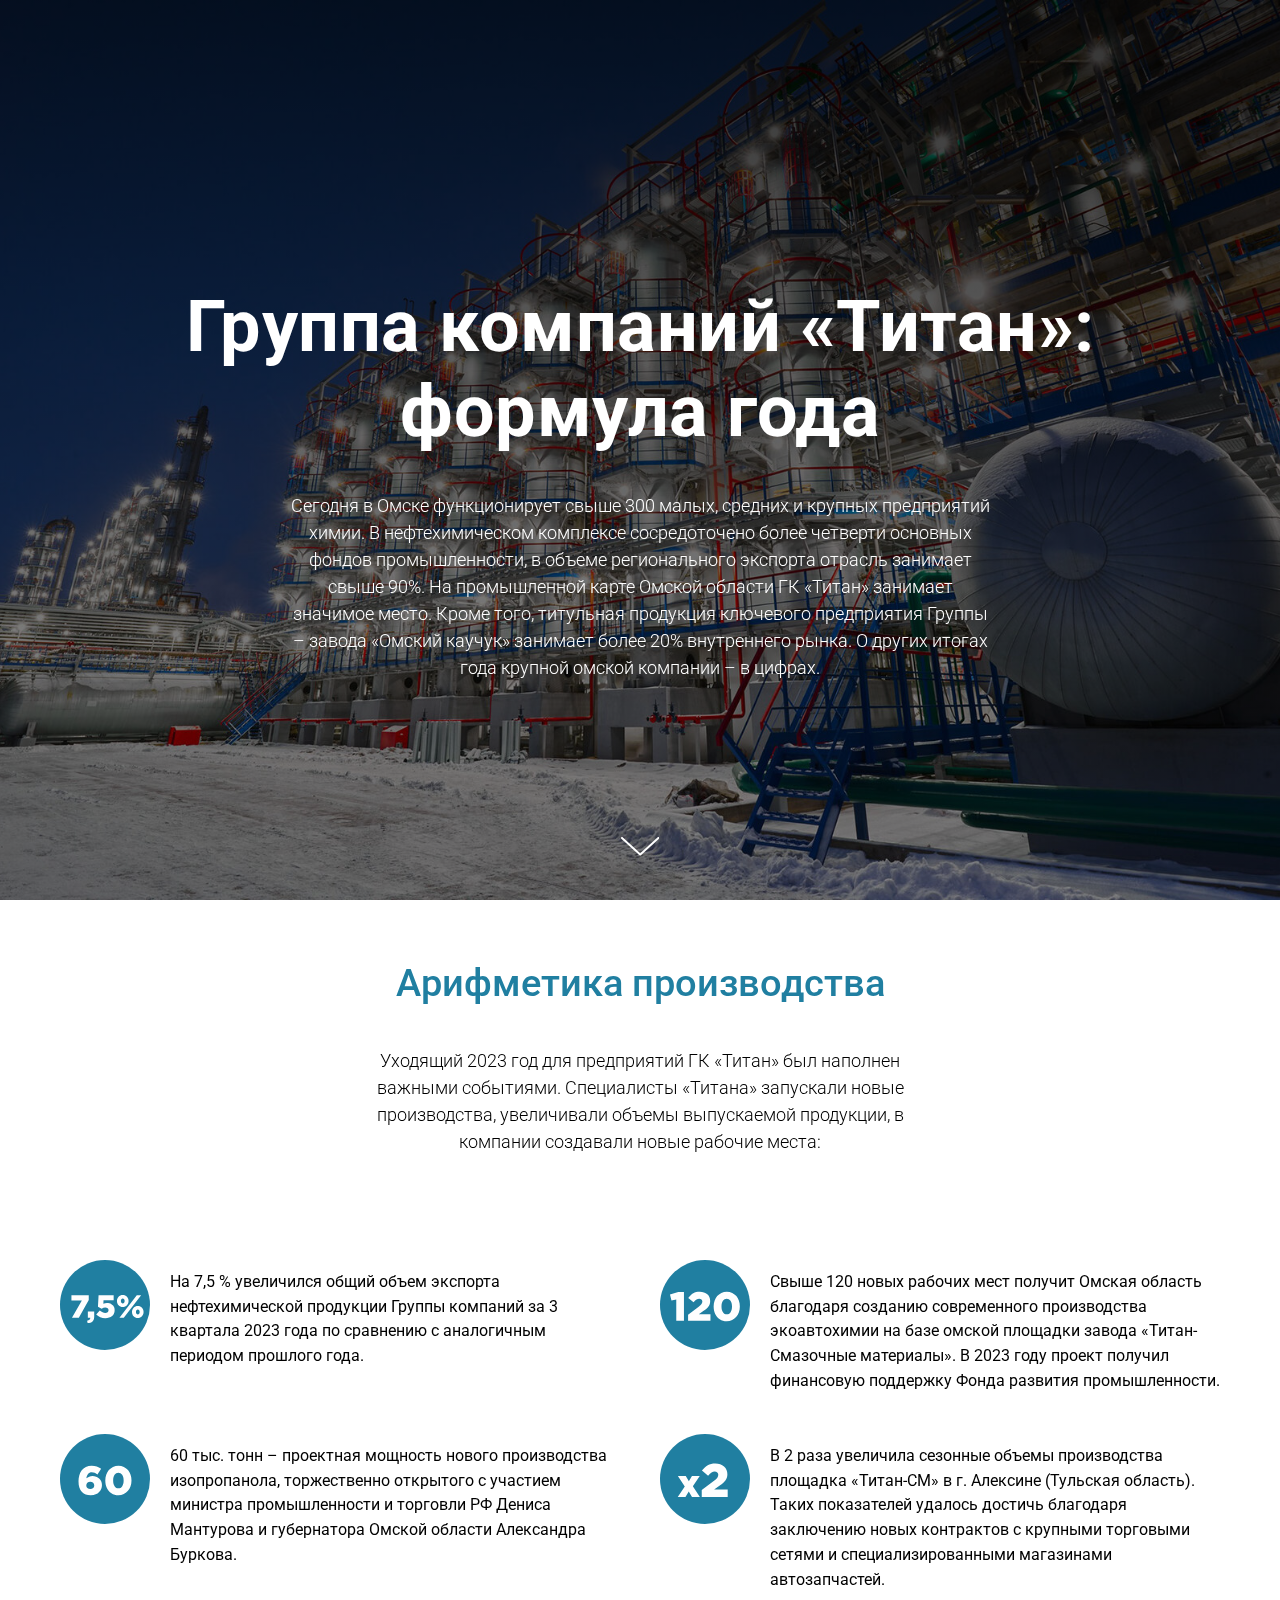
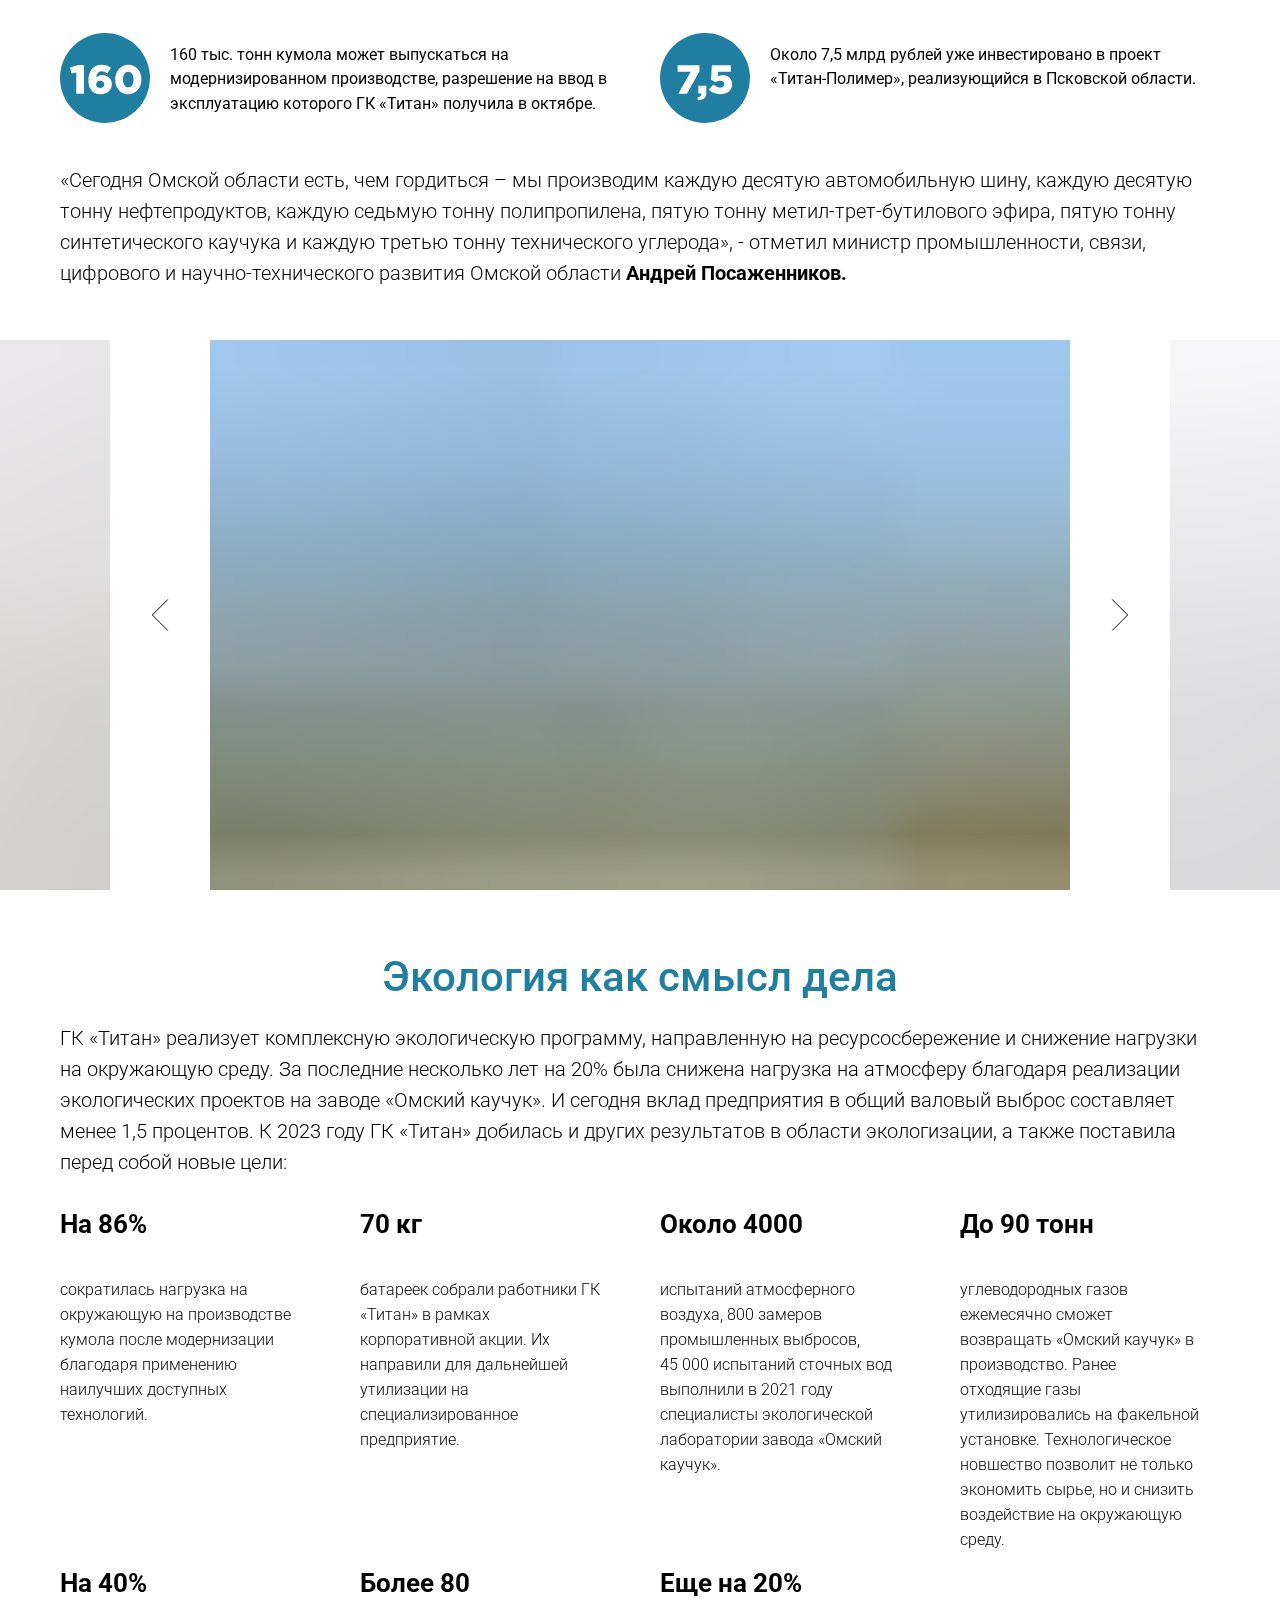
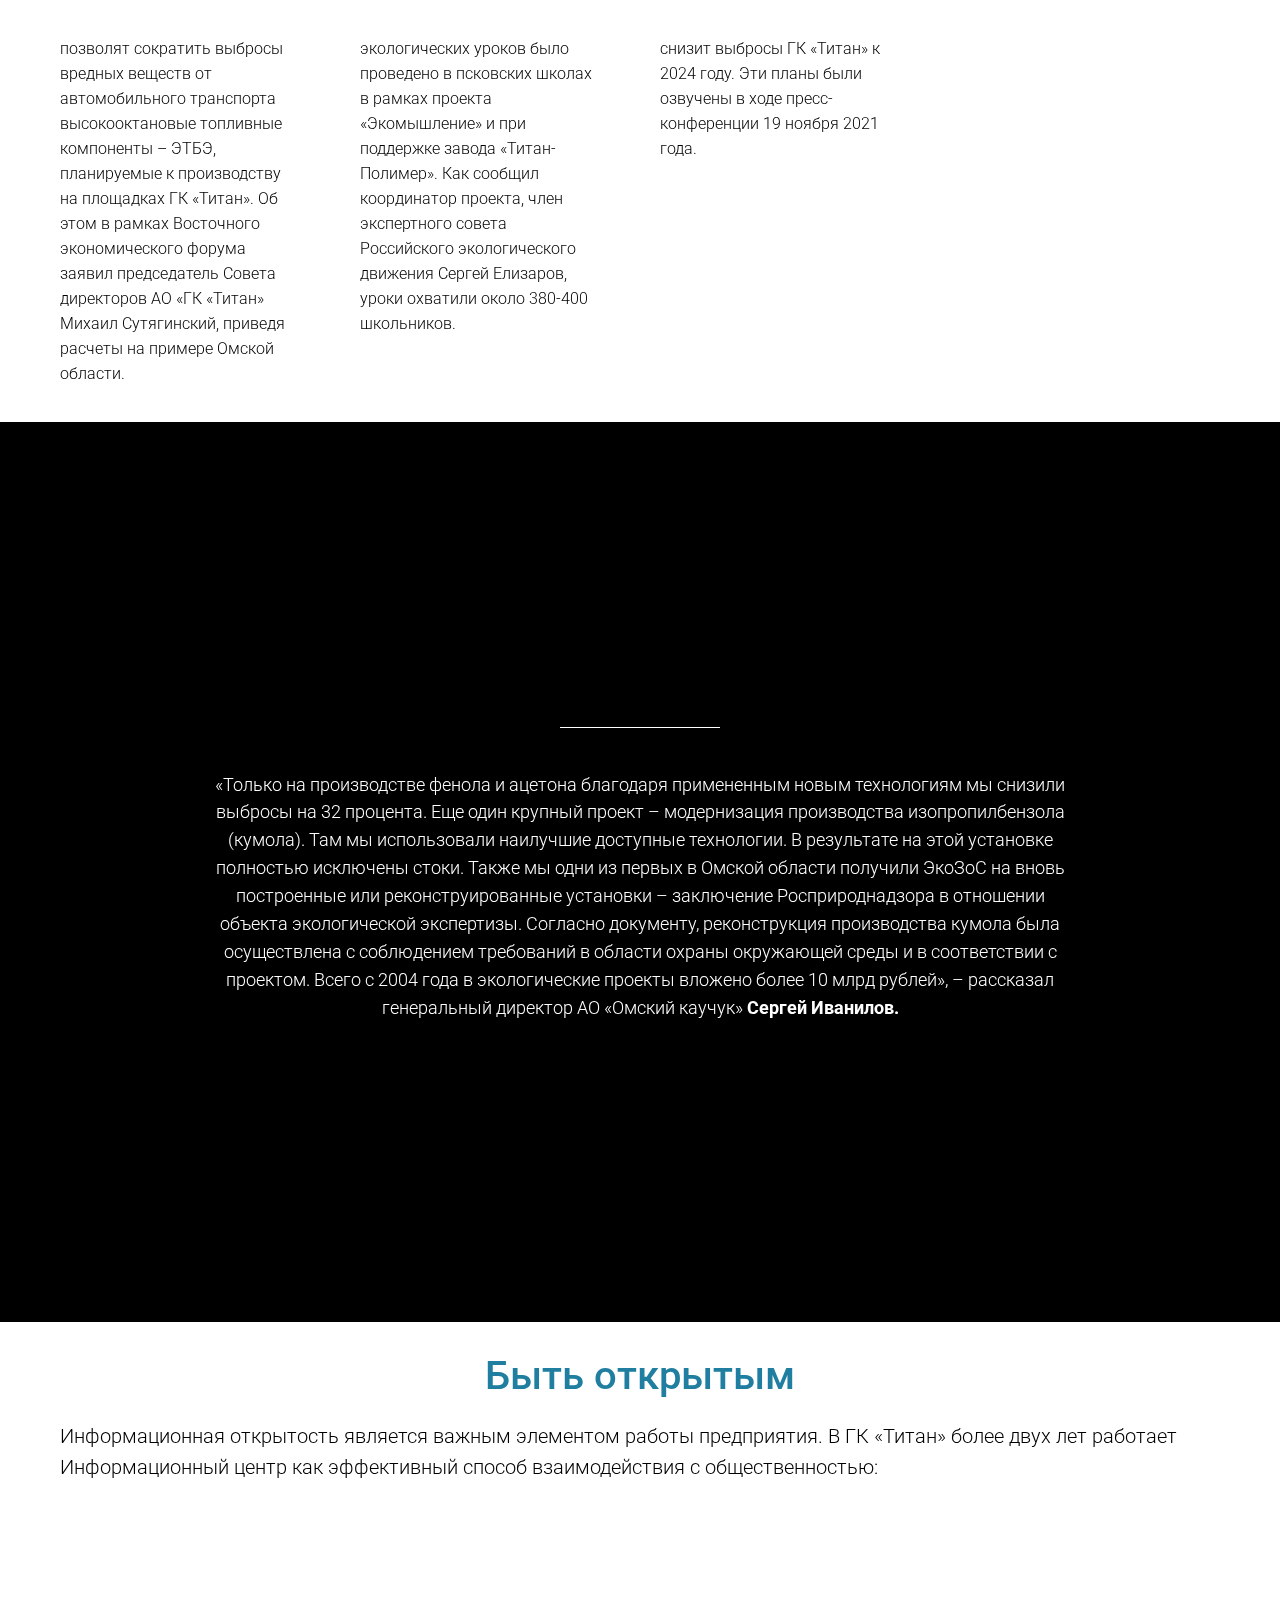
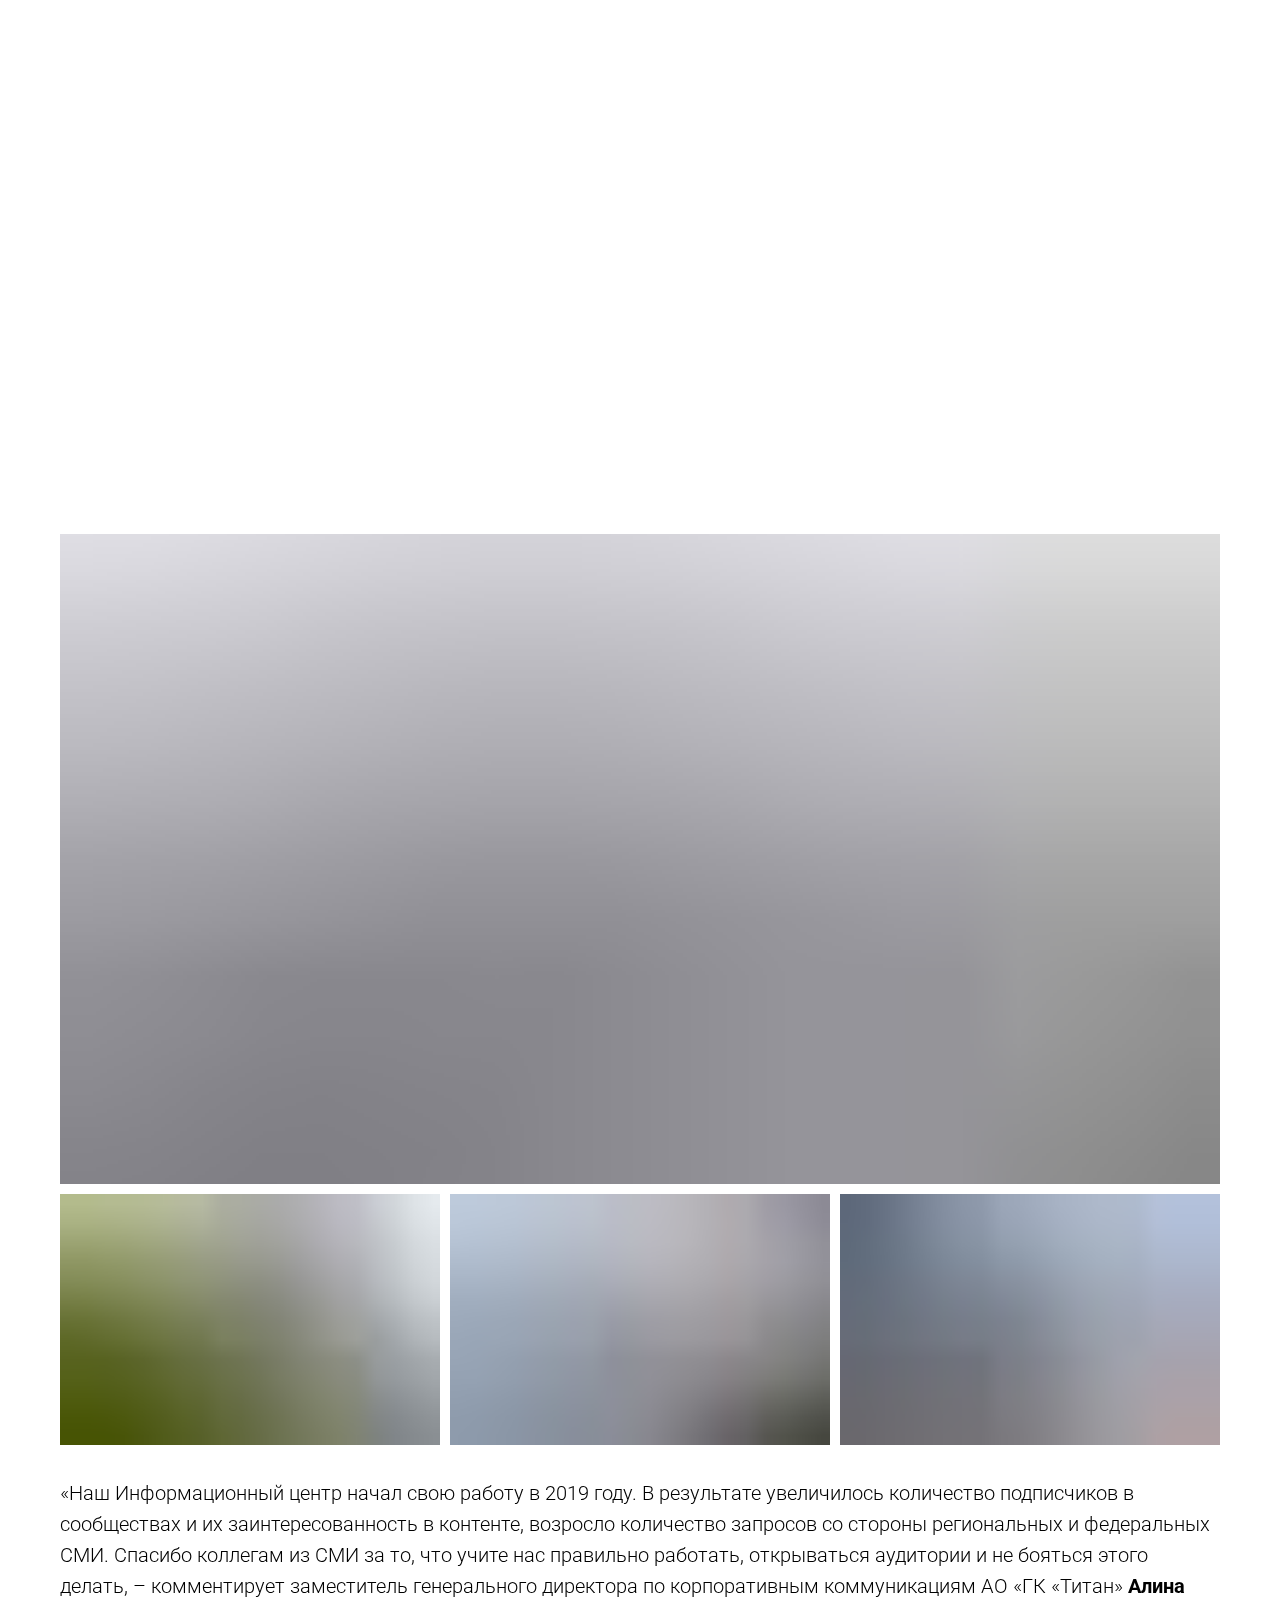
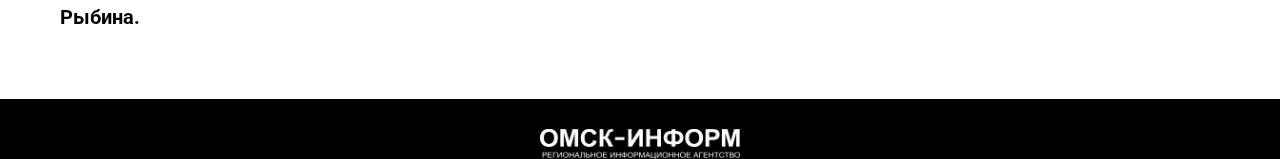
<file: index.html>
<!DOCTYPE html><html><head><meta charset="utf-8" /><meta http-equiv="Content-Type" content="text/html; charset=utf-8" /><meta name="viewport" content="width=device-width, initial-scale=1.0" /> <!--metatextblock--><title> Группа компаний «Титан»: формула года</title><meta property="og:url" content="http://titanomsk.ru" /><meta property="og:title" content=" Группа компаний «Титан»: формула года" /><meta property="og:description" content="" /><meta property="og:type" content="website" /><meta property="og:image" content="images/tild6132-3664-4135-b536-313865653964__-__resize__504x____3.jpg" /><link rel="canonical" href="http://titanomsk.ru"><!--/metatextblock--><meta name="format-detection" content="telephone=no" /><meta http-equiv="x-dns-prefetch-control" content="on"><link rel="dns-prefetch" href="https://ws.tildacdn.com"><link rel="shortcut icon" href="images/tild6562-3933-4764-b963-356262376532__titan.svg" type="image/x-icon" /><!-- Assets --><script src="https://neo.tildacdn.com/js/tilda-fallback-1.0.min.js" async charset="utf-8"></script><link rel="stylesheet" href="css/tilda-grid-3.0.min.css" type="text/css" media="all" onerror="this.loaderr='y';"/><link rel="stylesheet" href="css/tilda-blocks-page24340852.min.css?t=1718792546" type="text/css" media="all" onerror="this.loaderr='y';" /><link rel="preconnect" href="https://fonts.gstatic.com"><link href="https://fonts.googleapis.com/css2?family=Roboto:wght@300;400;500;700&subset=latin,cyrillic" rel="stylesheet"><link rel="stylesheet" href="css/tilda-cover-1.0.min.css" type="text/css" media="all" onerror="this.loaderr='y';" /><link rel="stylesheet" href="css/tilda-slds-1.4.min.css" type="text/css" media="print" onload="this.media='all';" onerror="this.loaderr='y';" /><noscript><link rel="stylesheet" href="css/tilda-slds-1.4.min.css" type="text/css" media="all" /></noscript><link rel="stylesheet" href="css/tilda-popup-1.1.min.css" type="text/css" media="print" onload="this.media='all';" onerror="this.loaderr='y';" /><noscript><link rel="stylesheet" href="css/tilda-popup-1.1.min.css" type="text/css" media="all" /></noscript><link rel="stylesheet" href="css/tilda-zoom-2.0.min.css" type="text/css" media="print" onload="this.media='all';" onerror="this.loaderr='y';" /><noscript><link rel="stylesheet" href="css/tilda-zoom-2.0.min.css" type="text/css" media="all" /></noscript><script nomodule src="js/tilda-polyfill-1.0.min.js" charset="utf-8"></script><script type="text/javascript">function t_onReady(func) {
if (document.readyState != 'loading') {
func();
} else {
document.addEventListener('DOMContentLoaded', func);
}
}
function t_onFuncLoad(funcName, okFunc, time) {
if (typeof window[funcName] === 'function') {
okFunc();
} else {
setTimeout(function() {
t_onFuncLoad(funcName, okFunc, time);
},(time || 100));
}
}</script><script src="js/jquery-1.10.2.min.js" charset="utf-8" onerror="this.loaderr='y';"></script> <script src="js/tilda-scripts-3.0.min.js" charset="utf-8" defer onerror="this.loaderr='y';"></script><script src="js/tilda-blocks-page24340852.min.js?t=1718792546" charset="utf-8" async onerror="this.loaderr='y';"></script><script src="js/lazyload-1.3.min.export.js" charset="utf-8" async onerror="this.loaderr='y';"></script><script src="js/tilda-cover-1.0.min.js" charset="utf-8" async onerror="this.loaderr='y';"></script><script src="js/tilda-slds-1.4.min.js" charset="utf-8" async onerror="this.loaderr='y';"></script><script src="js/hammer.min.js" charset="utf-8" async onerror="this.loaderr='y';"></script><script src="js/tilda-popup-1.0.min.js" charset="utf-8" async onerror="this.loaderr='y';"></script><script src="js/tilda-zoom-2.0.min.js" charset="utf-8" async onerror="this.loaderr='y';"></script><script src="js/tilda-events-1.0.min.js" charset="utf-8" async onerror="this.loaderr='y';"></script><script type="text/javascript">window.dataLayer = window.dataLayer || [];</script><script type="text/javascript">(function () {
if((/bot|google|yandex|baidu|bing|msn|duckduckbot|teoma|slurp|crawler|spider|robot|crawling|facebook/i.test(navigator.userAgent))===false && typeof(sessionStorage)!='undefined' && sessionStorage.getItem('visited')!=='y' && document.visibilityState){
var style=document.createElement('style');
style.type='text/css';
style.innerHTML='@media screen and (min-width: 980px) {.t-records {opacity: 0;}.t-records_animated {-webkit-transition: opacity ease-in-out .2s;-moz-transition: opacity ease-in-out .2s;-o-transition: opacity ease-in-out .2s;transition: opacity ease-in-out .2s;}.t-records.t-records_visible {opacity: 1;}}';
document.getElementsByTagName('head')[0].appendChild(style);
function t_setvisRecs(){
var alr=document.querySelectorAll('.t-records');
Array.prototype.forEach.call(alr, function(el) {
el.classList.add("t-records_animated");
});
setTimeout(function () {
Array.prototype.forEach.call(alr, function(el) {
el.classList.add("t-records_visible");
});
sessionStorage.setItem("visited", "y");
}, 400);
} 
document.addEventListener('DOMContentLoaded', t_setvisRecs);
}
})();</script></head><body class="t-body" style="margin:0;"><!--allrecords--><div id="allrecords" data-tilda-export="yes" class="t-records" data-hook="blocks-collection-content-node" data-tilda-project-id="879460" data-tilda-page-id="24340852" data-tilda-formskey="17ab93fb8ce7e69b7f0ac5c870f69c62" data-tilda-lazy="yes" data-tilda-root-zone="com" ><div id="rec392875447" class="r t-rec" style=" " data-animationappear="off" data-record-type="360" ><!-- T360 --><style>@media screen and (min-width: 980px) {
.t-records {
opacity: 0;
}
.t-records_animated {
-webkit-transition: opacity ease-in-out 0.5s;
-moz-transition: opacity ease-in-out 0.5s;
-o-transition: opacity ease-in-out 0.5s;
transition: opacity ease-in-out 0.5s;
}
.t-records.t-records_visible,
.t-records .t-records {
opacity: 1;
}
}</style><script>t_onReady(function () {
var allRecords = document.querySelector('.t-records');
window.addEventListener('pageshow', function (event) {
if (event.persisted) {
allRecords.classList.add('t-records_visible');
}
});
var rec = document.querySelector('#rec392875447');
if (!rec) return;
rec.setAttribute('data-animationappear', 'off');
rec.style.opacity = '1';
allRecords.classList.add('t-records_animated');
setTimeout(function () {
allRecords.classList.add('t-records_visible');
}, 200);
});</script><script>t_onReady(function () {
var selects = 'button:not(.t-submit):not(.t835__btn_next):not(.t835__btn_prev):not(.t835__btn_result):not(.t862__btn_next):not(.t862__btn_prev):not(.t862__btn_result):not(.t854__news-btn):not(.t862__btn_next),' +
'a:not([href*="#"]):not(.carousel-control):not(.t-carousel__control):not(.t807__btn_reply):not([href^="#price"]):not([href^="javascript"]):not([href^="mailto"]):not([href^="tel"]):not([href^="link_sub"]):not(.js-feed-btn-show-more):not(.t367__opener):not([href^="https://www.dropbox.com/"])';
var elements = document.querySelectorAll(selects);
Array.prototype.forEach.call(elements, function (element) {
if (element.getAttribute('data-menu-submenu-hook')) return;
element.addEventListener('click', function (event) {
var goTo = this.getAttribute('href');
if (goTo !== null) {
var ctrl = event.ctrlKey;
var cmd = event.metaKey && navigator.platform.indexOf('Mac') !== -1;
if (!ctrl && !cmd) {
var target = this.getAttribute('target');
if (target !== '_blank') {
event.preventDefault();
var allRecords = document.querySelector('.t-records');
if (allRecords) {
allRecords.classList.remove('t-records_visible');
}
setTimeout(function () {
window.location = goTo;
}, 500);
}
}
}
});
});
});</script></div><div id="rec392875448" class="r t-rec" style=" " data-record-type="557" ><!-- T557 --><div class="t557__snow-recid-holder" data-snow-rec-ids=""></div><script type="text/javascript">t_onReady(function () {
t_onFuncLoad('t557_init', function () {
t557_init('392875448', 't557__snow-layer');
});
});</script></div><div id="rec392875449" class="r t-rec" style=" " data-animationappear="off" data-record-type="18" ><!-- cover --><div class="t-cover" id="recorddiv392875449"bgimgfield="img"style="height:100vh;background-image:url('images/tild6132-3664-4135-b536-313865653964__-__resize__20x____3.jpg');"><div class="t-cover__carrier" id="coverCarry392875449"data-content-cover-id="392875449"data-content-cover-bg="images/tild6132-3664-4135-b536-313865653964____3.jpg"data-display-changed="true"data-content-cover-height="100vh"data-content-cover-parallax="fixed"style="height:100vh; "itemscope itemtype="http://schema.org/ImageObject"><meta itemprop="image" content="images/tild6132-3664-4135-b536-313865653964____3.jpg"></div><div class="t-cover__filter" style="height:100vh;background-image: -moz-linear-gradient(top, rgba(0,0,0,0.80), rgba(0,0,0,0.40));background-image: -webkit-linear-gradient(top, rgba(0,0,0,0.80), rgba(0,0,0,0.40));background-image: -o-linear-gradient(top, rgba(0,0,0,0.80), rgba(0,0,0,0.40));background-image: -ms-linear-gradient(top, rgba(0,0,0,0.80), rgba(0,0,0,0.40));background-image: linear-gradient(top, rgba(0,0,0,0.80), rgba(0,0,0,0.40));filter: progid:DXImageTransform.Microsoft.gradient(startColorStr='#33000000', endColorstr='#99000000');"></div><div class="t-container"><div class="t-col t-col_12 "><div class="t-cover__wrapper t-valign_middle" style="height:100vh;"><div class="t001 t-align_center"><div class="t001__wrapper" data-hook-content="covercontent"><div class="t001__uptitle t-uptitle t-uptitle_sm" field="subtitle"><div style="font-size:34px;font-family:'Georgia';color:#ff6f5c;" data-customstyle="yes"></div></div><div class="t001__title t-title t-title_xl" field="title"><strong>Группа компаний «Титан»: формула года</strong><br /></div><div class="t001__descr t-descr t-descr_xl t001__descr_center" field="descr"><div style="font-size:18px;" data-customstyle="yes">Сегодня в Омске функционирует свыше 300 малых, средних и крупных предприятий химии. В нефтехимическом комплексе сосредоточено более четверти основных фондов промышленности, в объеме регионального экспорта отрасль занимает свыше 90%. На промышленной карте Омской области ГК «Титан» занимает значимое место. Кроме того, титульная продукция ключевого предприятия Группы – завода «Омский каучук» занимает более 20% внутреннего рынка. О других итогах года крупной омской компании – в цифрах.</div></div><span class="space"></span></div></div></div></div></div><!-- arrow --><div class="t-cover__arrow"><div class="t-cover__arrow-wrapper t-cover__arrow-wrapper_animated"><div class="t-cover__arrow_mobile"><svg role="presentation" class="t-cover__arrow-svg" style="fill:#ffffff;" x="0px" y="0px" width="38.417px" height="18.592px" viewBox="0 0 38.417 18.592" style="enable-background:new 0 0 38.417 18.592;"><g><path d="M19.208,18.592c-0.241,0-0.483-0.087-0.673-0.261L0.327,1.74c-0.408-0.372-0.438-1.004-0.066-1.413c0.372-0.409,1.004-0.439,1.413-0.066L19.208,16.24L36.743,0.261c0.411-0.372,1.042-0.342,1.413,0.066c0.372,0.408,0.343,1.041-0.065,1.413L19.881,18.332C19.691,18.505,19.449,18.592,19.208,18.592z"/></g></svg></div></div></div><!-- arrow --></div><style> #rec392875449 .t001__uptitle { text-transform: uppercase; }</style></div><div id="rec392885289" class="r t-rec t-rec_pt_60 t-rec_pb_30" style="padding-top:60px;padding-bottom:30px; " data-record-type="497" ><!-- t497 --><div class="t497"><div class="t-section__container t-container t-container_flex"><div class="t-col t-col_12 "><div 
class="t-section__title t-title t-title_xs t-align_center t-margin_auto"
field="btitle"
><div style="font-size:38px;color:#207fa1;" data-customstyle="yes"><strong><span data-redactor-tag="span" style="font-weight: 500;">Арифметика производства</span></strong><br /></div></div><div
class="t-section__descr t-descr t-descr_xl t-align_center t-margin_auto"
field="bdescr"
><div style="font-size: 18px;" data-customstyle="yes">Уходящий 2023 год для предприятий ГК «Титан» был наполнен важными событиями. Специалисты «Титана» запускали новые производства, увеличивали объемы выпускаемой продукции, в компании создавали новые рабочие места:</div></div></div></div><style>.t-section__descr {max-width: 560px;}#rec392885289 .t-section__title {margin-bottom: 40px;}#rec392885289 .t-section__descr {margin-bottom: 105px;}@media screen and (max-width: 960px) {#rec392885289 .t-section__title {margin-bottom: 20px;}#rec392885289 .t-section__descr {margin-bottom: 45px;}}</style><ul role="list" class="t497__container t-container"><li class="t497__col t-col t-col_6 t497__col_first t-item t-list__item"
style="margin-top:30px;"><div class="t497__item"><div class="t-cell t-valign_top"><div class="t497__imgwrapper" style="width:90px;"><img class="t497__img t497__img_circle t-img" 
src="images/tild6432-3033-4366-b437-346461353763__75.svg" 
imgfield="li_img__1476973323713"
alt=""></div></div><div class="t497__textwrapper t-cell t-valign_top"><div class="t497__descr t-descr t-descr_xs" field="li_descr__1476973323713"><span style="font-weight: 400;">На 7,5 % увеличился общий объем экспорта нефтехимической продукции Группы компаний за 3 квартала 2023 года по сравнению с аналогичным периодом прошлого года.</span></div></div></div></li><li class="t497__col t-col t-col_6 t-item t-list__item"
style="margin-top:30px;"><div class="t497__item"><div class="t-cell t-valign_top"><div class="t497__imgwrapper" style="width:90px;"><img class="t497__img t497__img_circle t-img" 
src="images/tild3031-3330-4662-b363-306362633333__120.svg" 
imgfield="li_img__1476973326928"
alt=""></div></div><div class="t497__textwrapper t-cell t-valign_top"><div class="t497__descr t-descr t-descr_xs" field="li_descr__1476973326928"><div style="font-size: 16px;" data-customstyle="yes"><span style="font-weight: 400;">Свыше 120 новых рабочих мест получит Омская область благодаря созданию современного производства экоавтохимии на базе омской площадки завода «Титан-Смазочные материалы». В 2023 году проект получил финансовую поддержку Фонда развития промышленности.</span></div></div></div></div></li><li class="t497__col t-col t-col_6 t-item t-list__item"
style="margin-top:30px;"><div class="t497__item"><div class="t-cell t-valign_top"><div class="t497__imgwrapper" style="width:90px;"><img class="t497__img t497__img_circle t-img" 
src="images/tild3164-6661-4637-a539-393561366339__60.svg" 
imgfield="li_img__1476973352758"
alt=""></div></div><div class="t497__textwrapper t-cell t-valign_top"><div class="t497__descr t-descr t-descr_xs" field="li_descr__1476973352758"><div style="font-size:16px;" data-customstyle="yes"><span style="font-weight: 400;">60 тыс. тонн – проектная мощность нового производства изопропанола, торжественно открытого с участием министра промышленности и торговли РФ Дениса Мантурова и губернатора Омской области Александра Буркова.</span></div></div></div></div></li><li class="t497__col t-col t-col_6 t-item t-list__item"
style="margin-top:30px;"><div class="t497__item"><div class="t-cell t-valign_top"><div class="t497__imgwrapper" style="width:90px;"><img class="t497__img t497__img_circle t-img" 
src="images/tild6434-6566-4762-a232-376263326665__2.svg" 
imgfield="li_img__1476973363863"
alt=""></div></div><div class="t497__textwrapper t-cell t-valign_top"><div class="t497__descr t-descr t-descr_xs" field="li_descr__1476973363863"><div style="font-size:16px;" data-customstyle="yes"><span style="font-weight: 400;">В 2 раза увеличила сезонные объемы производства площадка «Титан-СМ» в г. Алексине (Тульская область). Таких показателей удалось достичь благодаря заключению новых контрактов с крупными торговыми сетями и специализированными магазинами автозапчастей.</span><br /></div></div></div></div></li><li class="t497__col t-col t-col_6 t-item t-list__item"
style="margin-top:30px;"><div class="t497__item"><div class="t-cell t-valign_top"><div class="t497__imgwrapper" style="width:90px;"><img class="t497__img t497__img_circle t-img" 
src="images/tild6538-3563-4563-b039-646432376561__160.svg" 
imgfield="li_img__1476973375188"
alt=""></div></div><div class="t497__textwrapper t-cell t-valign_top"><div class="t497__descr t-descr t-descr_xs" field="li_descr__1476973375188"><div style="font-size:16px;" data-customstyle="yes"><span style="font-weight: 400;">160 тыс. тонн кумола может выпускаться на модернизированном производстве, разрешение на ввод в эксплуатацию которого ГК «Титан» получила в октябре.</span><br /></div></div></div></div></li><li class="t497__col t-col t-col_6 t-item t-list__item"
style="margin-top:30px;"><div class="t497__item"><div class="t-cell t-valign_top"><div class="t497__imgwrapper" style="width:90px;"><img class="t497__img t497__img_circle t-img" 
src="images/tild3965-3437-4433-b239-353833323037__752.svg" 
imgfield="li_img__1476973386547"
alt=""></div></div><div class="t497__textwrapper t-cell t-valign_top"><div class="t497__descr t-descr t-descr_xs" field="li_descr__1476973386547"><div style="font-size:16px;" data-customstyle="yes"><span style="font-weight: 400;">Около 7,5 млрд рублей уже инвестировано в проект «Титан-Полимер», реализующийся в Псковской области.</span><br /></div></div></div></div></li></ul></div><style> #rec392885289 .t497__name { line-height: 1; } #rec392885289 .t497__descr { padding-top: 10px; padding-bottom: 10px; }</style></div><div id="rec392875450" class="r t-rec t-rec_pt_0 t-rec_pb_15" style="padding-top:0px;padding-bottom:15px;background-color:#ffffff; " data-animationappear="off" data-record-type="106" data-bg-color="#ffffff"><!-- T004 --><div class="t004"><div class="t-container "><div class="t-col t-col_12 "><div field="text" class="t-text t-text_md ">«Сегодня Омской области есть, чем гордиться – мы производим каждую десятую автомобильную шину, каждую десятую тонну нефтепродуктов, каждую седьмую тонну полипропилена, пятую тонну метил-трет-бутилового эфира, пятую тонну синтетического каучука и каждую третью тонну технического углерода», - отметил министр промышленности, связи, цифрового и научно-технического развития Омской области <strong>Андрей Посаженников.</strong><br /></div></div></div></div></div><div id="rec392908827" class="r t-rec t-rec_pt_30 t-rec_pb_30" style="padding-top:30px;padding-bottom:30px; " data-animationappear="off" data-record-type="604" ><!-- t604 --><div class="t604"><div class="t-slds" style="visibility: hidden;"><div class="t-container t-slds__main"><ul class="t-slds__arrow_container t-slds__arrow-nearpic"><li class="t-slds__arrow_wrapper t-slds__arrow_wrapper-left" data-slide-direction="left"><button 
type="button" 
class="t-slds__arrow t-slds__arrow-left " 
aria-controls="carousel_392908827" 
aria-disabled="false" 
aria-label="Предыдущий слайд"
><div class="t-slds__arrow_body t-slds__arrow_body-left" style="width: 17px;"><svg role="presentation" focusable="false" style="display: block" viewBox="0 0 17.3 33" xmlns="http://www.w3.org/2000/svg" xmlns:xlink="http://www.w3.org/1999/xlink"><polyline
fill="none" 
stroke="#000000"
stroke-linejoin="butt" 
stroke-linecap="butt"
stroke-width="1" 
points="0.5,0.5 16.5,16.5 0.5,32.5" 
/></svg></div></button></li><li class="t-slds__arrow_wrapper t-slds__arrow_wrapper-right" data-slide-direction="right"><button 
type="button" 
class="t-slds__arrow t-slds__arrow-right " 
aria-controls="carousel_392908827" 
aria-disabled="false" 
aria-label="Следующий слайд"
><div class="t-slds__arrow_body t-slds__arrow_body-right" style="width: 17px;"><svg role="presentation" focusable="false" style="display: block" viewBox="0 0 17.3 33" xmlns="http://www.w3.org/2000/svg" xmlns:xlink="http://www.w3.org/1999/xlink"><polyline
fill="none" 
stroke="#000000"
stroke-linejoin="butt" 
stroke-linecap="butt"
stroke-width="1" 
points="0.5,0.5 16.5,16.5 0.5,32.5" 
/></svg></div></button></li> </ul><div class="t-slds__container t-width t-width_10 t-margin_auto"><div class="t-slds__items-wrapper t-slds_animated-fast t-slds__witharrows" 
id="carousel_392908827" data-slider-transition="300" data-slider-with-cycle="true" data-slider-correct-height="false" data-auto-correct-mobile-width="false" data-slider-arrows-nearpic="yes" 
aria-roledescription="carousel" 
aria-live="off"
><div class="t-slds__item t-slds__item_active" data-slide-index="1" 
role="group" 
aria-roledescription="slide" 
aria-hidden="false" 
aria-label="1 из 3"
><div class="t-width t-width_9 t-margin_auto" itemscope itemtype="http://schema.org/ImageObject"><div class="t-slds__wrapper t-align_center"><meta itemprop="image" content="images/tild6632-3563-4735-a266-383962313238___2.jpg"><div class="t604__imgwrapper" bgimgfield="gi_img__0"><div class="t-slds__bgimg t-bgimg" data-original="images/tild6632-3563-4735-a266-383962313238___2.jpg"
style="background-image: url('images/tild6632-3563-4735-a266-383962313238__-__resizeb__20x___2.jpg');"
></div><div class="t604__separator" data-slider-image-width="860" data-slider-image-height="550"></div></div></div></div></div><div class="t-slds__item" data-slide-index="2" 
role="group" 
aria-roledescription="slide" 
aria-hidden="false" 
aria-label="2 из 3"
><div class="t-width t-width_9 t-margin_auto" itemscope itemtype="http://schema.org/ImageObject"><div class="t-slds__wrapper t-align_center"><meta itemprop="image" content="images/tild6433-3135-4863-a163-316539336664_____4.jpg"><div class="t604__imgwrapper" bgimgfield="gi_img__1"><div class="t-slds__bgimg t-bgimg" data-original="images/tild6433-3135-4863-a163-316539336664_____4.jpg"
style="background-image: url('images/tild6433-3135-4863-a163-316539336664__-__resizeb__20x_____4.jpg');"
></div><div class="t604__separator" data-slider-image-width="860" data-slider-image-height="550"></div></div></div></div></div><div class="t-slds__item" data-slide-index="3" 
role="group" 
aria-roledescription="slide" 
aria-hidden="false" 
aria-label="3 из 3"
><div class="t-width t-width_9 t-margin_auto" itemscope itemtype="http://schema.org/ImageObject"><div class="t-slds__wrapper t-align_center"><meta itemprop="image" content="images/tild3162-6363-4237-b532-636238353665_____3.jpg"><div class="t604__imgwrapper" bgimgfield="gi_img__2"><div class="t-slds__bgimg t-bgimg" data-original="images/tild3162-6363-4237-b532-636238353665_____3.jpg"
style="background-image: url('images/tild3162-6363-4237-b532-636238353665__-__resizeb__20x_____3.jpg');"
></div><div class="t604__separator" data-slider-image-width="860" data-slider-image-height="550"></div></div></div></div></div></div></div><div class="t-slds__caption__container"></div></div></div></div><script>t_onReady(function() {
t_onFuncLoad('t_sldsInit', function() {
t_sldsInit('392908827');
});
t_onFuncLoad('t604_init', function () {
t604_init('392908827');
});
t_onFuncLoad('t_slds_UpdateSliderHeight', function () {
t_slds_UpdateSliderHeight('392908827');
});
t_onFuncLoad('t604__UpdateSliderArrowsHeight', function () {
t604__UpdateSliderArrowsHeight('392908827');
});
});</script><style>#rec392908827 .t-slds__bullet_active .t-slds__bullet_body {
background-color: #222 !important;
}
#rec392908827 .t-slds__bullet:hover .t-slds__bullet_body {
background-color: #222 !important;
}</style></div><div id="rec392875452" class="r t-rec t-rec_pt_0 t-rec_pb_0" style="padding-top:0px;padding-bottom:0px; " data-animationappear="off" data-record-type="106" ><!-- T004 --><div class="t004"><div class="t-container t-align_center"><div class="t-col t-col_12 "><div field="text" class="t-text t-text_md "><div style="font-size:42px;color:#207fa1;" data-customstyle="yes"> <strong><span data-redactor-tag="span" style="font-weight: 500;">Экология как смысл дела</span></strong><br /></div></div></div></div></div></div><div id="rec392875453" class="r t-rec t-rec_pt_0 t-rec_pb_15" style="padding-top:0px;padding-bottom:15px; " data-animationappear="off" data-record-type="106" ><!-- T004 --><div class="t004"><div class="t-container "><div class="t-col t-col_12 "><div field="text" class="t-text t-text_md ">ГК «Титан» реализует комплексную экологическую программу, направленную на ресурсосбережение и снижение нагрузки на окружающую среду. За последние несколько лет на 20% была снижена нагрузка на атмосферу благодаря реализации экологических проектов на заводе «Омский каучук». И сегодня вклад предприятия в общий валовый выброс составляет менее 1,5 процентов. К 2023 году ГК «Титан» добилась и других результатов в области экологизации, а также поставила перед собой новые цели:</div></div></div></div></div><div id="rec393061094" class="r t-rec t-rec_pt_0 t-rec_pb_0" style="padding-top:0px;padding-bottom:0px; " data-animationappear="off" data-record-type="156" ><!-- T145 --><div class="t145"><div class="t-container"><div class="t-row"><div class="t145__col t-col t-col_3"><div class="t145__title t-title" style="padding-bottom:1px;" field="title"><div style="font-size:26px;" data-customstyle="yes">На 86%</div></div><hr class="t145__line" style="border-color:#ffffff;" /><div class="t145__text t-descr" style="color:#000000;" field="text">сократилась нагрузка на окружающую на производстве кумола после модернизации благодаря применению наилучших доступных технологий.</div></div><div class="t145__col t-col t-col_3"><div class="t145__title t-title" style="padding-bottom:1px;" field="title2"><div style="font-size:26px;" data-customstyle="yes">70 кг</div></div><hr class="t145__line" style="border-color:#ffffff;" /><div class="t145__text t-descr" style="color:#000000;" field="text2">батареек собрали работники ГК «Титан» в рамках корпоративной акции. Их направили для дальнейшей утилизации на специализированное предприятие.</div></div><div class="t145__col t-col t-col_3"><div class="t145__title t-title" style="padding-bottom:1px;" field="title3"><div style="font-size:26px;" data-customstyle="yes">Около 4000</div></div><hr class="t145__line" style="border-color:#ffffff;" /><div class="t145__text t-descr" style="color:#000000;" field="text3">испытаний атмосферного воздуха, 800 замеров промышленных выбросов, <br />45 000 испытаний сточных вод выполнили в 2021 году специалисты экологической лаборатории завода «Омский каучук».<br /></div></div><div class="t145__col t-col t-col_3"><div class="t145__title t-title" style="padding-bottom:1px;" field="title4"><div style="font-size:26px;" data-customstyle="yes">До 90 тонн</div></div><hr class="t145__line" style="border-color:#ffffff;" /><div class="t145__text t-descr" style="color:#000000;" field="text4">углеводородных газов ежемесячно сможет возвращать «Омский каучук» в производство. Ранее отходящие газы утилизировались на факельной установке. Технологическое новшество позволит не только экономить сырье, но и снизить воздействие на окружающую среду.</div></div></div></div></div></div><div id="rec393064296" class="r t-rec t-rec_pt_0 t-rec_pb_30" style="padding-top:0px;padding-bottom:30px; " data-animationappear="off" data-record-type="156" ><!-- T145 --><div class="t145"><div class="t-container"><div class="t-row"><div class="t145__col t-col t-col_3"><div class="t145__title t-title" style="padding-bottom:1px;" field="title"><div style="font-size:26px;" data-customstyle="yes">На 40%</div></div><hr class="t145__line" style="border-color:#ffffff;" /><div class="t145__text t-descr" style="color:#000000;" field="text">позволят сократить выбросы вредных веществ от автомобильного транспорта высокооктановые топливные компоненты – ЭТБЭ, планируемые к производству на площадках ГК «Титан». Об этом в рамках Восточного экономического форума заявил председатель Совета директоров АО «ГК «Титан» Михаил Сутягинский, приведя расчеты на примере Омской области.<br /></div></div><div class="t145__col t-col t-col_3"><div class="t145__title t-title" style="padding-bottom:1px;" field="title2"><div style="font-size:26px;" data-customstyle="yes">Более 80</div></div><hr class="t145__line" style="border-color:#ffffff;" /><div class="t145__text t-descr" style="color:#000000;" field="text2">экологических уроков было проведено в псковских школах в рамках проекта «Экомышление» и при поддержке завода «Титан-Полимер». Как сообщил координатор проекта, член экспертного совета Российского экологического движения Сергей Елизаров, уроки охватили около 380-400 школьников. <br /><br /></div></div><div class="t145__col t-col t-col_3"><div class="t145__title t-title" style="padding-bottom:1px;" field="title3"><div style="font-size:26px;" data-customstyle="yes">Еще на 20%</div></div><hr class="t145__line" style="border-color:#ffffff;" /><div class="t145__text t-descr" style="color:#000000;" field="text3"> снизит выбросы ГК «Титан» к 2024 году. Эти планы были озвучены в ходе пресс-конференции 19 ноября 2021 года.<br /></div></div><div class="t145__col t-col t-col_3"><div class="t145__title t-title" style="padding-bottom:1px;" field="title4"></div><hr class="t145__line" style="border-color:#ffffff;" /><div class="t145__text t-descr" style="color:#000000;" field="text4"></div></div></div></div></div></div><div id="rec393089708" class="r t-rec" style=" " data-animationappear="off" data-record-type="46" ><!-- cover --><div class="t-cover" id="recorddiv393089708"bgimgfield="img"style="height:100vh;background-image:url('images/tild3738-3964-4130-b936-376332653638__-__resize__20x______2.jpg');"><div class="t-cover__carrier" id="coverCarry393089708"data-content-cover-id="393089708"data-content-cover-bg="images/tild3738-3964-4130-b936-376332653638______2.jpg"data-display-changed="true"data-content-cover-height="100vh"data-content-cover-parallax="fixed"style="height:100vh; "itemscope itemtype="http://schema.org/ImageObject"><meta itemprop="image" content="images/tild3738-3964-4130-b936-376332653638______2.jpg"></div><div class="t-cover__filter" style="height:100vh;background-image: -moz-linear-gradient(top, rgba(0,0,0,0.70), rgba(0,0,0,0.70));background-image: -webkit-linear-gradient(top, rgba(0,0,0,0.70), rgba(0,0,0,0.70));background-image: -o-linear-gradient(top, rgba(0,0,0,0.70), rgba(0,0,0,0.70));background-image: -ms-linear-gradient(top, rgba(0,0,0,0.70), rgba(0,0,0,0.70));background-image: linear-gradient(top, rgba(0,0,0,0.70), rgba(0,0,0,0.70));filter: progid:DXImageTransform.Microsoft.gradient(startColorStr='#4c000000', endColorstr='#4c000000');"></div><div class="t-container"><div class="t-cover__wrapper t-valign_middle" style="height:100vh;"> <div class="t032"><div class="t032__wrapper" data-hook-content="covercontent"><div class="t032__title t-title t-title_md" field="title"></div><div class="t-row"><div class="t-col t-col_2 t-prefix_5"><div class="t032__line" style=""></div></div></div><div class="t-row"><div class="t-col t-col_10 t-prefix_1"><div class="t032__descr t-descr t-descr_lg" field="descr"><div style="font-size:18px;" data-customstyle="yes">«Только на производстве фенола и ацетона благодаря примененным новым технологиям мы снизили выбросы на 32 процента. Еще один крупный проект – модернизация производства изопропилбензола (кумола). Там мы использовали наилучшие доступные технологии. В результате на этой установке полностью исключены стоки. Также мы одни из первых в Омской области получили ЭкоЗоС на вновь построенные или реконструированные установки – заключение Росприроднадзора в отношении объекта экологической экспертизы. Согласно документу, реконструкция производства кумола была осуществлена с соблюдением требований в области охраны окружающей среды и в соответствии с проектом. Всего с 2004 года в экологические проекты вложено более 10 млрд рублей», – рассказал генеральный директор АО «Омский каучук»<strong> Сергей Иванилов.</strong> <br /><br /></div></div></div></div><span class="space"></span></div></div></div></div></div></div><div id="rec393075903" class="r t-rec t-rec_pt_15 t-rec_pb_0" style="padding-top:15px;padding-bottom:0px; " data-animationappear="off" data-record-type="106" ><!-- T004 --><div class="t004"><div class="t-container t-align_center"><div class="t-col t-col_12 "><div field="text" class="t-text t-text_md "><div style="font-size:40px;color:#207fa1;" data-customstyle="yes"> <strong><span data-redactor-tag="span" style="font-weight: 500;">Быть открытым</span></strong><br /></div></div></div></div></div></div><div id="rec392875459" class="r t-rec t-rec_pt_0 t-rec_pb_15" style="padding-top:0px;padding-bottom:15px; " data-animationappear="off" data-record-type="106" ><!-- T004 --><div class="t004"><div class="t-container "><div class="t-col t-col_12 "><div field="text" class="t-text t-text_md "> Информационная открытость является важным элементом работы предприятия. В ГК «Титан» более двух лет работает Информационный центр как эффективный способ взаимодействия с общественностью:<br /></div></div></div></div></div><div id="rec393117960" class="r t-rec t-rec_pt_15 t-rec_pb_45" style="padding-top:15px;padding-bottom:45px; " data-record-type="508" ><!-- t508 --><div class="t508"><ul role="list" class="t508__container t-container"><li class="t-col t-col_10 t-prefix_1 t-item t-list__item "
><div class="t-cell t-valign_top"><svg role="presentation" class="t508__checkmark" imgfield="li_img__1476889049104" style="width:55px; height:55px;" fill="#207fa1" xmlns="http://www.w3.org/2000/svg" viewBox="0 0 100 100"><path d="M50.1 98.9c-26.7 0-48.5-21.8-48.5-48.5S23.4 1.9 50.1 1.9c8.9 0 17.5 2.4 25.1 7 .7.4.9 1.4.5 2.1-.4.7-1.4.9-2.1.5C66.5 7.2 58.4 5 50.1 5 25 4.9 4.6 25.3 4.6 50.4S25 95.9 50.1 95.9s45.5-20.4 45.5-45.5c0-3.2-.3-6.4-1-9.5-.2-.8.3-1.6 1.2-1.8.8-.2 1.6.3 1.8 1.2.7 3.3 1.1 6.7 1.1 10.1-.1 26.7-21.8 48.5-48.6 48.5z" /><path d="M50.1 63.9c-.4 0-.8-.2-1.1-.4L24.8 39.2c-.6-.6-.6-1.5 0-2.1.6-.6 1.5-.6 2.1 0l23.2 23.2 46.8-48c.6-.6 1.5-.6 2.1 0 .6.6.6 1.5 0 2.1l-47.8 49c-.3.3-.7.5-1.1.5z" /></svg></div><div class="t508__textwrapper t-cell t-valign_top" style=""><div class="t508__descr t-descr t-descr_sm" field="li_descr__1476889049104"><div style="font-size:18px;" data-customstyle="yes"><strong></strong><strong>Более 6000 публикаций</strong> о ГК «Титан» зафиксировано в медиа-источниках, из них около 70% материалов инициировано Информационным центром ГК «Титан».<br /></div></div></div></li><li class="t-col t-col_10 t-prefix_1 t-item t-list__item "
><div class="t-cell t-valign_top"><svg role="presentation" class="t508__checkmark" imgfield="li_img__1476889075209" style="width:55px; height:55px;" fill="#207fa1" xmlns="http://www.w3.org/2000/svg" viewBox="0 0 100 100"><path d="M50.1 98.9c-26.7 0-48.5-21.8-48.5-48.5S23.4 1.9 50.1 1.9c8.9 0 17.5 2.4 25.1 7 .7.4.9 1.4.5 2.1-.4.7-1.4.9-2.1.5C66.5 7.2 58.4 5 50.1 5 25 4.9 4.6 25.3 4.6 50.4S25 95.9 50.1 95.9s45.5-20.4 45.5-45.5c0-3.2-.3-6.4-1-9.5-.2-.8.3-1.6 1.2-1.8.8-.2 1.6.3 1.8 1.2.7 3.3 1.1 6.7 1.1 10.1-.1 26.7-21.8 48.5-48.6 48.5z" /><path d="M50.1 63.9c-.4 0-.8-.2-1.1-.4L24.8 39.2c-.6-.6-.6-1.5 0-2.1.6-.6 1.5-.6 2.1 0l23.2 23.2 46.8-48c.6-.6 1.5-.6 2.1 0 .6.6.6 1.5 0 2.1l-47.8 49c-.3.3-.7.5-1.1.5z" /></svg></div><div class="t508__textwrapper t-cell t-valign_top" style=""><div class="t508__descr t-descr t-descr_sm" field="li_descr__1476889075209"><div style="font-size:20px;" data-customstyle="yes"><strong></strong><strong>Около 100 запросов </strong>от региональных и федеральных СМИ было отработано Инфоцентром в уходящем году.<br /></div></div></div></li><li class="t-col t-col_10 t-prefix_1 t-item t-list__item "
><div class="t-cell t-valign_top"><svg role="presentation" class="t508__checkmark" imgfield="li_img__1476889079427" style="width:55px; height:55px;" fill="#207fa1" xmlns="http://www.w3.org/2000/svg" viewBox="0 0 100 100"><path d="M50.1 98.9c-26.7 0-48.5-21.8-48.5-48.5S23.4 1.9 50.1 1.9c8.9 0 17.5 2.4 25.1 7 .7.4.9 1.4.5 2.1-.4.7-1.4.9-2.1.5C66.5 7.2 58.4 5 50.1 5 25 4.9 4.6 25.3 4.6 50.4S25 95.9 50.1 95.9s45.5-20.4 45.5-45.5c0-3.2-.3-6.4-1-9.5-.2-.8.3-1.6 1.2-1.8.8-.2 1.6.3 1.8 1.2.7 3.3 1.1 6.7 1.1 10.1-.1 26.7-21.8 48.5-48.6 48.5z" /><path d="M50.1 63.9c-.4 0-.8-.2-1.1-.4L24.8 39.2c-.6-.6-.6-1.5 0-2.1.6-.6 1.5-.6 2.1 0l23.2 23.2 46.8-48c.6-.6 1.5-.6 2.1 0 .6.6.6 1.5 0 2.1l-47.8 49c-.3.3-.7.5-1.1.5z" /></svg></div><div class="t508__textwrapper t-cell t-valign_top" style=""><div class="t508__descr t-descr t-descr_sm" field="li_descr__1476889079427"><div style="font-size:18px;" data-customstyle="yes"><strong></strong><strong></strong><strong>В 4 социальных сетях</strong> оформлены сообщества Группы компаний «Титан»: «ВКонтакте», Telegram, Instagram, Facebook.<br /></div></div></div></li><li class="t-col t-col_10 t-prefix_1 t-item t-list__item "
><div class="t-cell t-valign_top"><svg role="presentation" class="t508__checkmark" imgfield="li_img__1476889085397" style="width:55px; height:55px;" fill="#207fa1" xmlns="http://www.w3.org/2000/svg" viewBox="0 0 100 100"><path d="M50.1 98.9c-26.7 0-48.5-21.8-48.5-48.5S23.4 1.9 50.1 1.9c8.9 0 17.5 2.4 25.1 7 .7.4.9 1.4.5 2.1-.4.7-1.4.9-2.1.5C66.5 7.2 58.4 5 50.1 5 25 4.9 4.6 25.3 4.6 50.4S25 95.9 50.1 95.9s45.5-20.4 45.5-45.5c0-3.2-.3-6.4-1-9.5-.2-.8.3-1.6 1.2-1.8.8-.2 1.6.3 1.8 1.2.7 3.3 1.1 6.7 1.1 10.1-.1 26.7-21.8 48.5-48.6 48.5z" /><path d="M50.1 63.9c-.4 0-.8-.2-1.1-.4L24.8 39.2c-.6-.6-.6-1.5 0-2.1.6-.6 1.5-.6 2.1 0l23.2 23.2 46.8-48c.6-.6 1.5-.6 2.1 0 .6.6.6 1.5 0 2.1l-47.8 49c-.3.3-.7.5-1.1.5z" /></svg></div><div class="t508__textwrapper t-cell t-valign_top" style=""><div class="t508__descr t-descr t-descr_sm" field="li_descr__1476889085397"><div style="font-size:18px;" data-customstyle="yes"><strong></strong><strong>Почти 1500 сообщений</strong> размещено в сообществах ГК «Титан», из которых порядка 70 в видеоформате.</div></div></div></li><li class="t-col t-col_10 t-prefix_1 t-item t-list__item "
><div class="t-cell t-valign_top"><svg role="presentation" class="t508__checkmark" imgfield="li_img__1639762322184" style="width:55px; height:55px;" fill="#207fa1" xmlns="http://www.w3.org/2000/svg" viewBox="0 0 100 100"><path d="M50.1 98.9c-26.7 0-48.5-21.8-48.5-48.5S23.4 1.9 50.1 1.9c8.9 0 17.5 2.4 25.1 7 .7.4.9 1.4.5 2.1-.4.7-1.4.9-2.1.5C66.5 7.2 58.4 5 50.1 5 25 4.9 4.6 25.3 4.6 50.4S25 95.9 50.1 95.9s45.5-20.4 45.5-45.5c0-3.2-.3-6.4-1-9.5-.2-.8.3-1.6 1.2-1.8.8-.2 1.6.3 1.8 1.2.7 3.3 1.1 6.7 1.1 10.1-.1 26.7-21.8 48.5-48.6 48.5z" /><path d="M50.1 63.9c-.4 0-.8-.2-1.1-.4L24.8 39.2c-.6-.6-.6-1.5 0-2.1.6-.6 1.5-.6 2.1 0l23.2 23.2 46.8-48c.6-.6 1.5-.6 2.1 0 .6.6.6 1.5 0 2.1l-47.8 49c-.3.3-.7.5-1.1.5z" /></svg></div><div class="t508__textwrapper t-cell t-valign_top" style=""><div class="t508__descr t-descr t-descr_sm" field="li_descr__1639762322184"><div style="font-size:18px;" data-customstyle="yes"><strong></strong><strong></strong><strong>Около 100 учеников</strong> стали слушателями первых уроков «Полезная химия», которые состоялись накануне Дня учителя в Гимназии №12 и Надеждинской средней общеобразовательной школе Омского района. Работники Группы компаний рассказывают школьникам интересные факты о химии и ее значении в повседневной жизни.</div></div></div></li></ul></div></div><div id="rec393087859" class="r t-rec t-rec_pt_0 t-rec_pb_0" style="padding-top:0px;padding-bottom:0px; " data-animationappear="off" data-record-type="661" ><!-- t661 --><!-- @classes: t-descr t-descr_xxs --> <div class="t661"><div class="t661__container t-container "><div class="t661__row t661__row_indent-10px t-row" ><div class="t661__tile" itemscope itemtype="http://schema.org/ImageObject"><meta itemprop="image" content="images/tild3832-3135-4561-a562-313836336238_____4.jpg"><div class="t661__bgimg t-bgimg t661__bgimg_16-9" data-original="images/tild3832-3135-4561-a562-313836336238_____4.jpg" 
bgimgfield="gi_img__0" data-zoomable="yes" data-zoom-target="0" data-img-zoom-url="images/tild3832-3135-4561-a562-313836336238_____4.jpg" 
style="background: url('images/tild3832-3135-4561-a562-313836336238__-__resizeb__20x_____4.jpg') center center no-repeat; background-size:cover;"
></div></div></div><div class="t661__row t661__row_indent-10px t-row"><div class="t661__tile" itemscope itemtype="http://schema.org/ImageObject"><meta itemprop="image" content="images/tild3065-3737-4232-a638-613065333533_____2.jpg"><div class="t661__bgimg t661__bgimg_3-2 t-bgimg" data-original="images/tild3065-3737-4232-a638-613065333533_____2.jpg" 
bgimgfield="gi_img__1" data-zoomable="yes" data-zoom-target="1" data-img-zoom-url="images/tild3065-3737-4232-a638-613065333533_____2.jpg" 
style="background: url('images/tild3065-3737-4232-a638-613065333533__-__resizeb__20x_____2.jpg') center center no-repeat;background-size: cover;"
></div></div><div class="t661__gap"></div><div class="t661__tile" itemscope itemtype="http://schema.org/ImageObject"><meta itemprop="image" content="images/tild6236-3130-4532-b638-666631656432____1.jpg"><div class="t661__bgimg t661__bgimg_3-2 t-bgimg" data-original="images/tild6236-3130-4532-b638-666631656432____1.jpg" 
bgimgfield="gi_img__2" data-zoomable="yes" data-zoom-target="2" data-img-zoom-url="images/tild6236-3130-4532-b638-666631656432____1.jpg" 
style="background: url('images/tild6236-3130-4532-b638-666631656432__-__resizeb__20x____1.jpg') center center no-repeat;background-size: cover;"
></div></div><div class="t661__gap"></div><div class="t661__tile" itemscope itemtype="http://schema.org/ImageObject"><meta itemprop="image" content="images/tild6261-6233-4863-b636-343432386331______4.jpg"><meta itemprop="caption" content=""><div class="t661__bgimg t661__bgimg_3-2 t-bgimg" data-original="images/tild6261-6233-4863-b636-343432386331______4.jpg" 
bgimgfield="gi_img__3" data-zoomable="yes" data-zoom-target="3" data-img-zoom-url="images/tild6261-6233-4863-b636-343432386331______4.jpg" 
style="background: url('images/tild6261-6233-4863-b636-343432386331__-__resizeb__20x______4.jpg') center center no-repeat;background-size: cover;"
></div></div></div></div></div></div><div id="rec393160523" class="r t-rec t-rec_pt_15 t-rec_pb_60" style="padding-top:15px;padding-bottom:60px; " data-animationappear="off" data-record-type="106" ><!-- T004 --><div class="t004"><div class="t-container "><div class="t-col t-col_12 "><div field="text" class="t-text t-text_md "><strong></strong>«Наш Информационный центр начал свою работу в 2019 году. В результате увеличилось количество подписчиков в сообществах и их заинтересованность в контенте, возросло количество запросов со стороны региональных и федеральных СМИ. Спасибо коллегам из СМИ за то, что учите нас правильно работать, открываться аудитории и не бояться этого делать, – комментирует заместитель генерального директора по корпоративным коммуникациям АО «ГК «Титан» <strong>Алина Рыбина.</strong><br /></div></div></div></div></div><div id="rec392875464" class="r t-rec t-rec_pt_30 t-rec_pb_0" style="padding-top:30px;padding-bottom:0px;background-color:#000000; " data-record-type="144" data-bg-color="#000000"><!-- T134 --><div class="t134"><div class="t-container"><div class="t-col t-col_10 t-prefix_1"><a class="t134__link" href="https://www.omskinform.ru/" target="_blank"><img class="t134__img" 
src="images/tild6465-3439-4266-b332-633964366233__logo_v.png" 
imgfield="img"
style="max-width: 200px; width: 100%;" alt=""></a></div></div></div><style>#rec392875464 .t134__title, #rec392875464 .t134__descr {
color: #ffffff;
}</style></div><div id="rec392875465" class="r t-rec" style=" " data-animationappear="off" data-record-type="868" ><!-- t868 --><div class="t868"><div
class="t-popup" data-tooltip-hook="#popup:embedcode"
role="dialog"
aria-modal="true"
tabindex="-1"
><div class="t-popup__close t-popup__block-close"><button
type="button"
class="t-popup__close-wrapper t-popup__block-close-button"
aria-label="Закрыть диалоговое окно"
><svg role="presentation" class="t-popup__close-icon" width="23px" height="23px" viewBox="0 0 23 23" version="1.1" xmlns="http://www.w3.org/2000/svg" xmlns:xlink="http://www.w3.org/1999/xlink"><g stroke="none" stroke-width="1" fill="#fff" fill-rule="evenodd"><rect transform="translate(11.313708, 11.313708) rotate(-45.000000) translate(-11.313708, -11.313708) " x="10.3137085" y="-3.6862915" width="2" height="30"></rect><rect transform="translate(11.313708, 11.313708) rotate(-315.000000) translate(-11.313708, -11.313708) " x="10.3137085" y="-3.6862915" width="2" height="30"></rect></g></svg></button></div><div class="t-popup__container t-width t-width_10" ><div class="t868__code-wrap">

    			<!--LiveInternet counter--><script>
new Image().src = "//counter.yadro.ru/hit;omskinform?r"+
escape(document.referrer)+((typeof(screen)=="undefined")?"":
";s"+screen.width+"*"+screen.height+"*"+(screen.colorDepth?
screen.colorDepth:screen.pixelDepth))+";u"+escape(document.URL)+
";h"+escape(document.title.substring(0,150))+
";"+Math.random();</script><!--/LiveInternet-->
    			    			
<!-- </div></div></div></div><script>t_onReady(function () {
setTimeout(function () {
t_onFuncLoad('t868_initPopup', function () {
t868_initPopup('392875465');
});
}, 500);
});</script></div></div>/allrecords--><!-- Tilda copyright. Don't remove this line --><div class="t-tildalabel " id="tildacopy" data-tilda-sign="879460#24340852"><a href="https://tilda.ru/" class="t-tildalabel__link"><div class="t-tildalabel__wrapper"><div class="t-tildalabel__txtleft">Made on </div><div class="t-tildalabel__wrapimg"><img src="images/tildacopy.png" class="t-tildalabel__img" fetchpriority="low" alt=""></div><div class="t-tildalabel__txtright">Tilda</div></div></a></div><!-- Stat --><!-- Yandex.Metrika counter 157815 --> <script type="text/javascript" data-tilda-cookie-type="analytics"> setTimeout(function(){ (function(m,e,t,r,i,k,a){m[i]=m[i]||function(){(m[i].a=m[i].a||[]).push(arguments)}; m[i].l=1*new Date();k=e.createElement(t),a=e.getElementsByTagName(t)[0],k.async=1,k.src=r,a.parentNode.insertBefore(k,a)}) (window, document, "script", "https://mc.yandex.ru/metrika/tag.js", "ym"); window.mainMetrikaId = '157815'; ym(window.mainMetrikaId , "init", { clickmap:true, trackLinks:true, accurateTrackBounce:true, webvisor:true,ecommerce:"dataLayer" }); }, 2000);</script><noscript><div><img src="https://mc.yandex.ru/watch/157815" style="position:absolute; left:-9999px;" alt="" /></div></noscript> <!-- /Yandex.Metrika counter --> <script type="text/javascript">if (! window.mainTracker) { window.mainTracker = 'tilda'; }
// setTimeout(function(){ (function (d, w, k, o, g) { var n=d.getElementsByTagName(o)[0],s=d.createElement(o),f=function(){n.parentNode.insertBefore(s,n);}; s.type = "text/javascript"; s.async = true; s.key = k; s.id = "tildastatscript"; s.src=g; if (w.opera=="[object Opera]") {d.addEventListener("DOMContentLoaded", f, false);} else { f(); } })(document, window, '18380d88807a1a5dd2039325c18cfb8f','script','js/tilda-stat-1.0.min.js');
// }, 2000); </script></body></html>
</file>
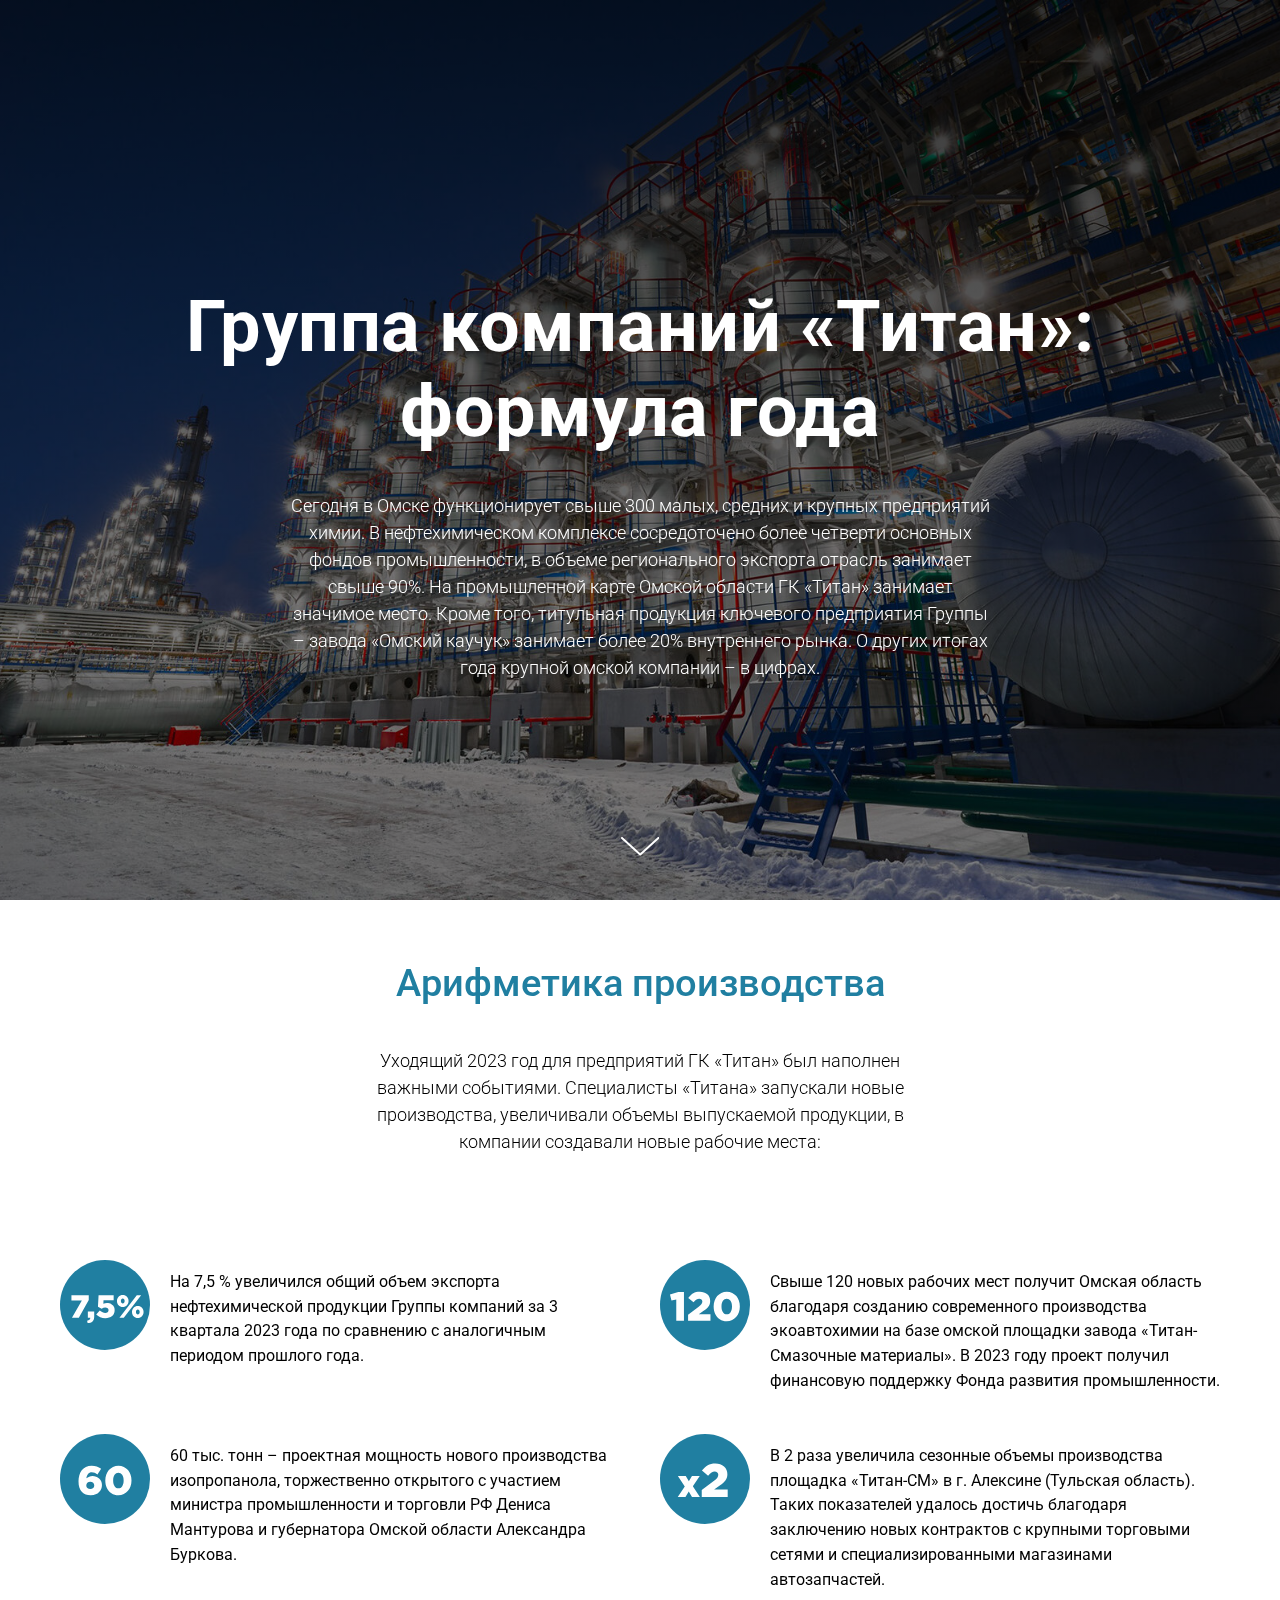
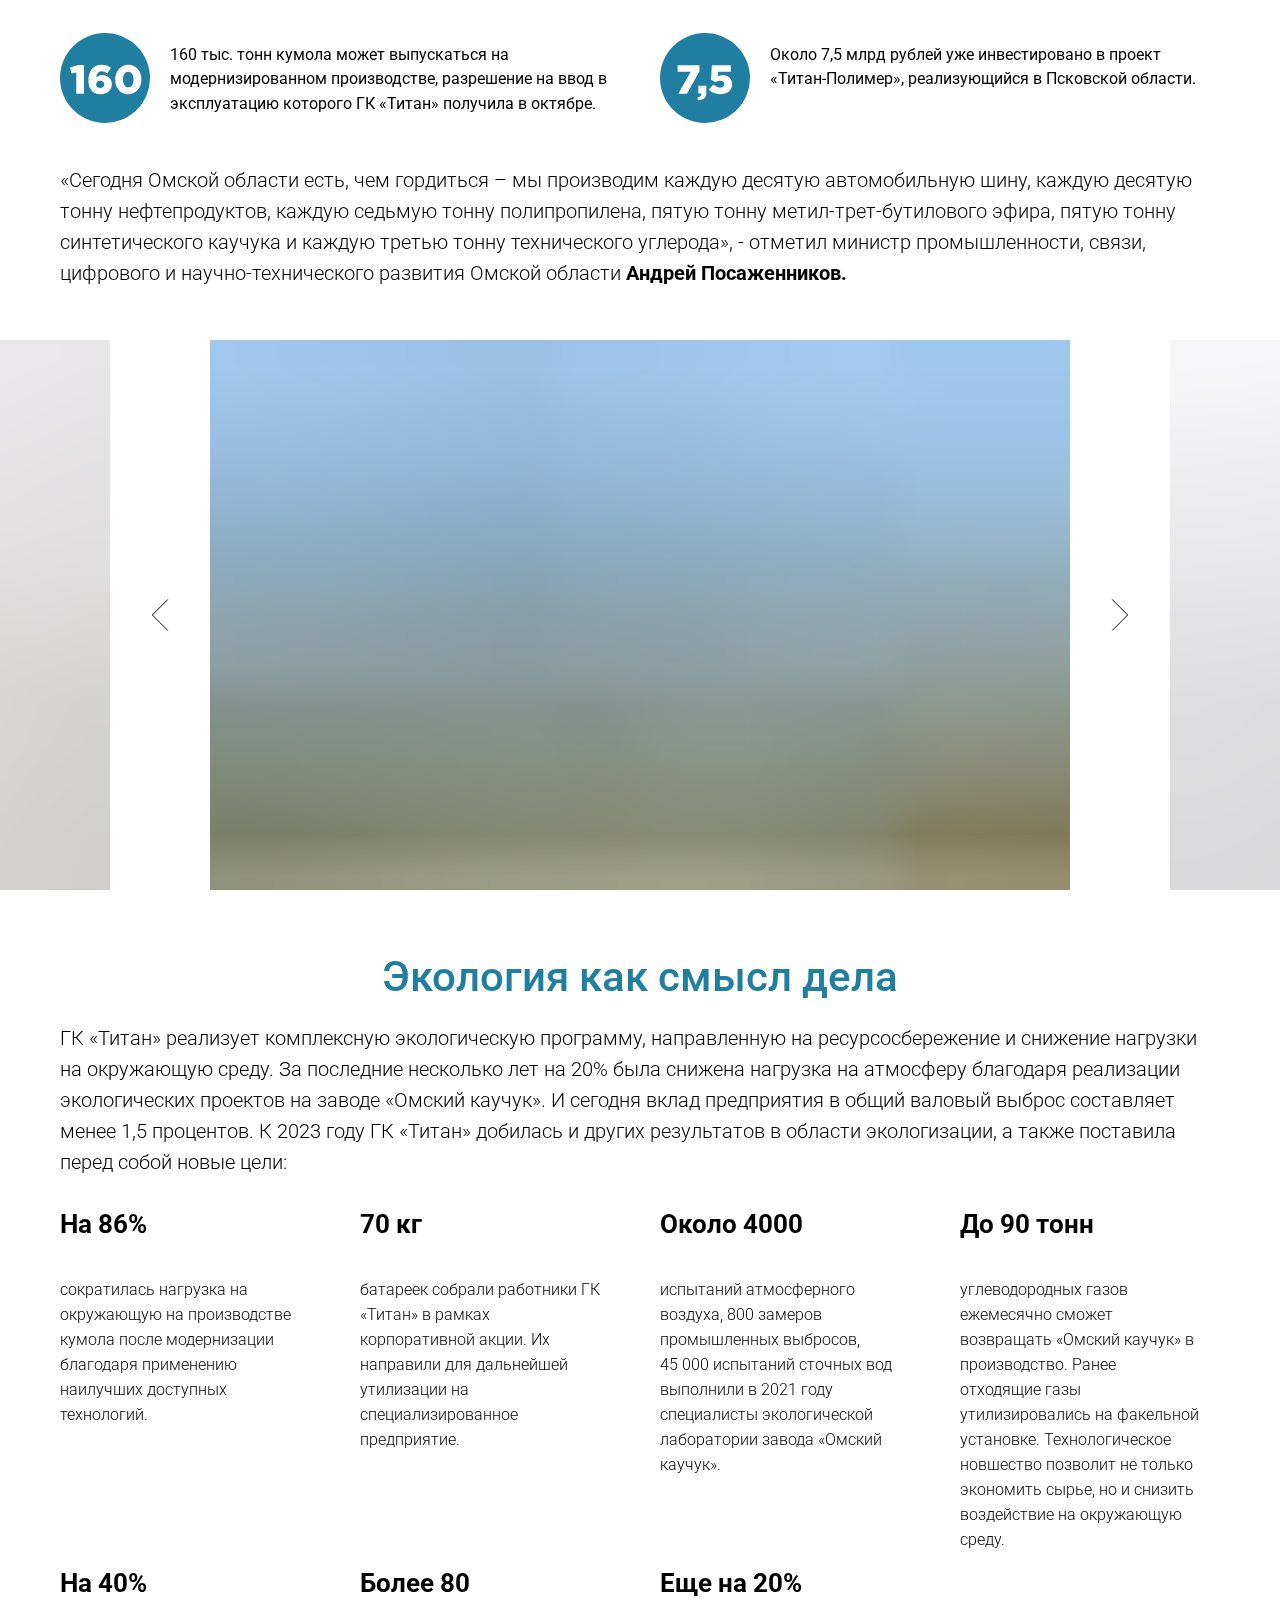
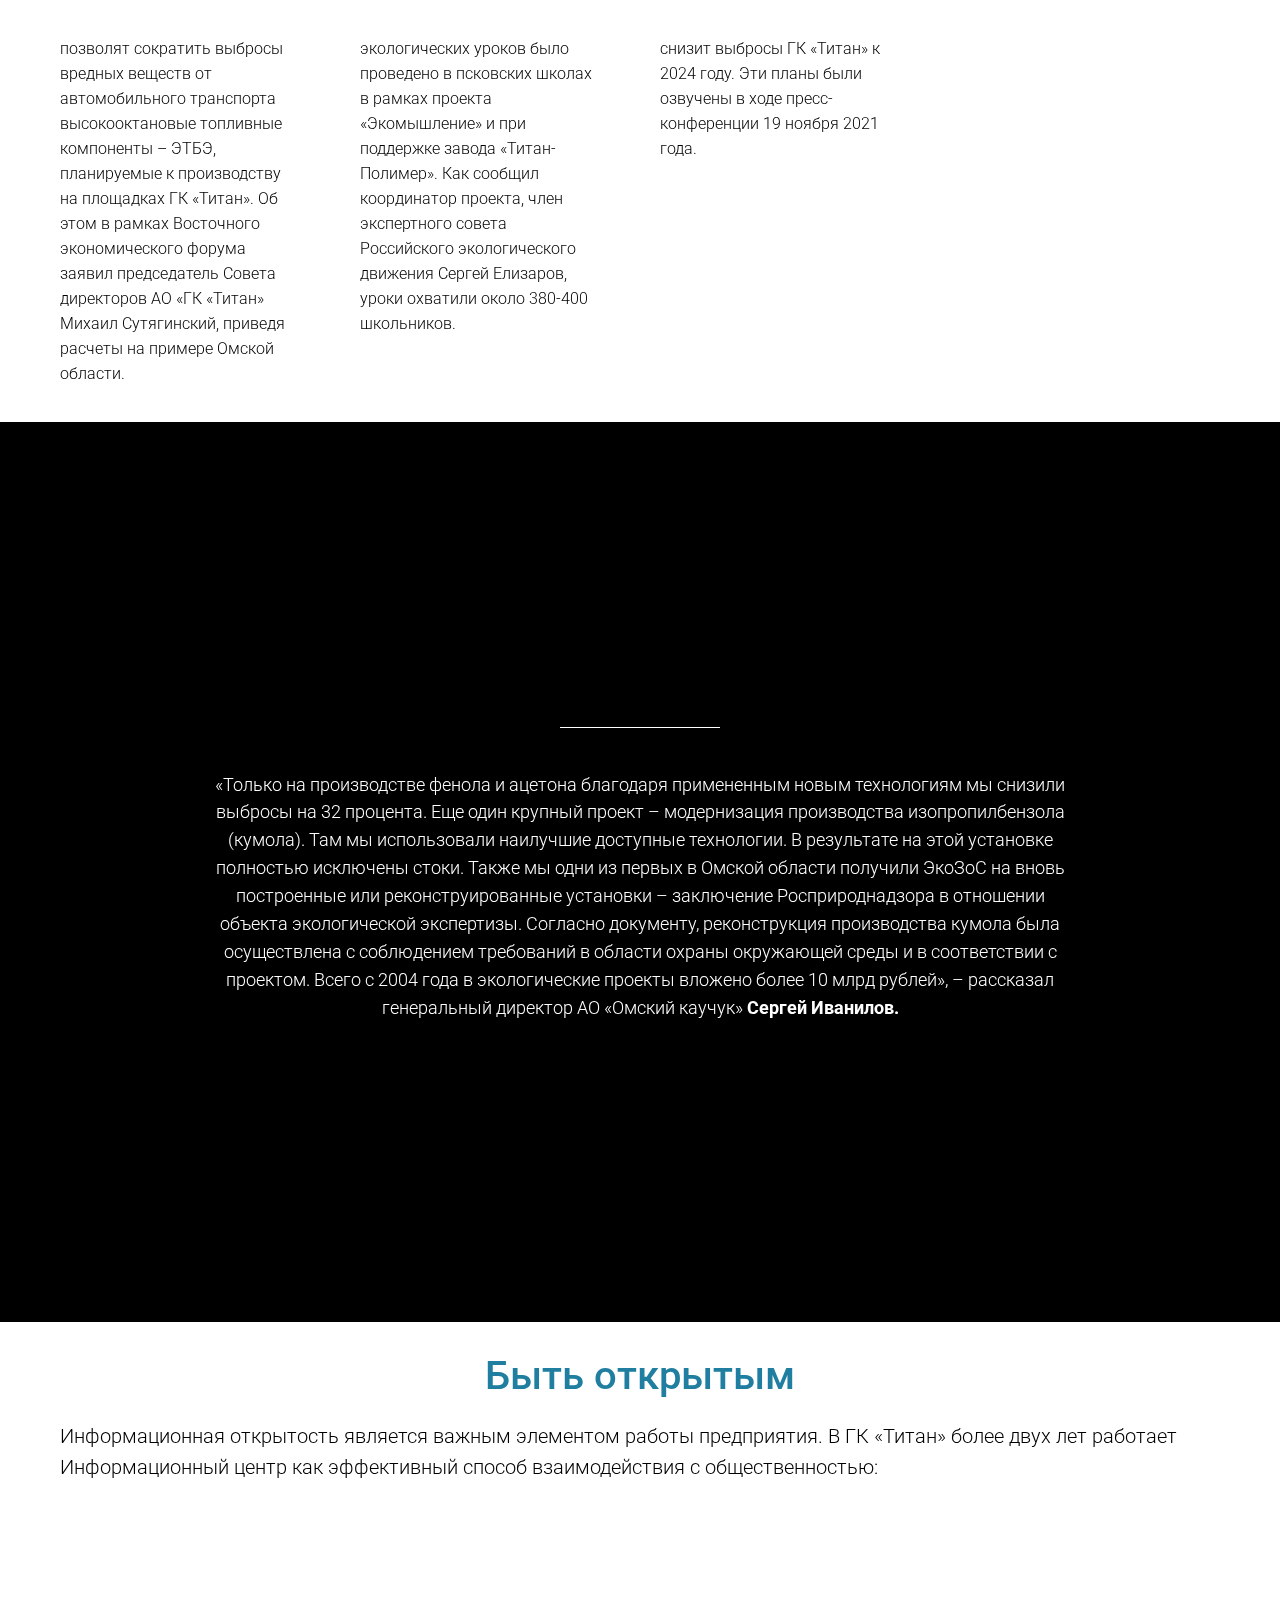
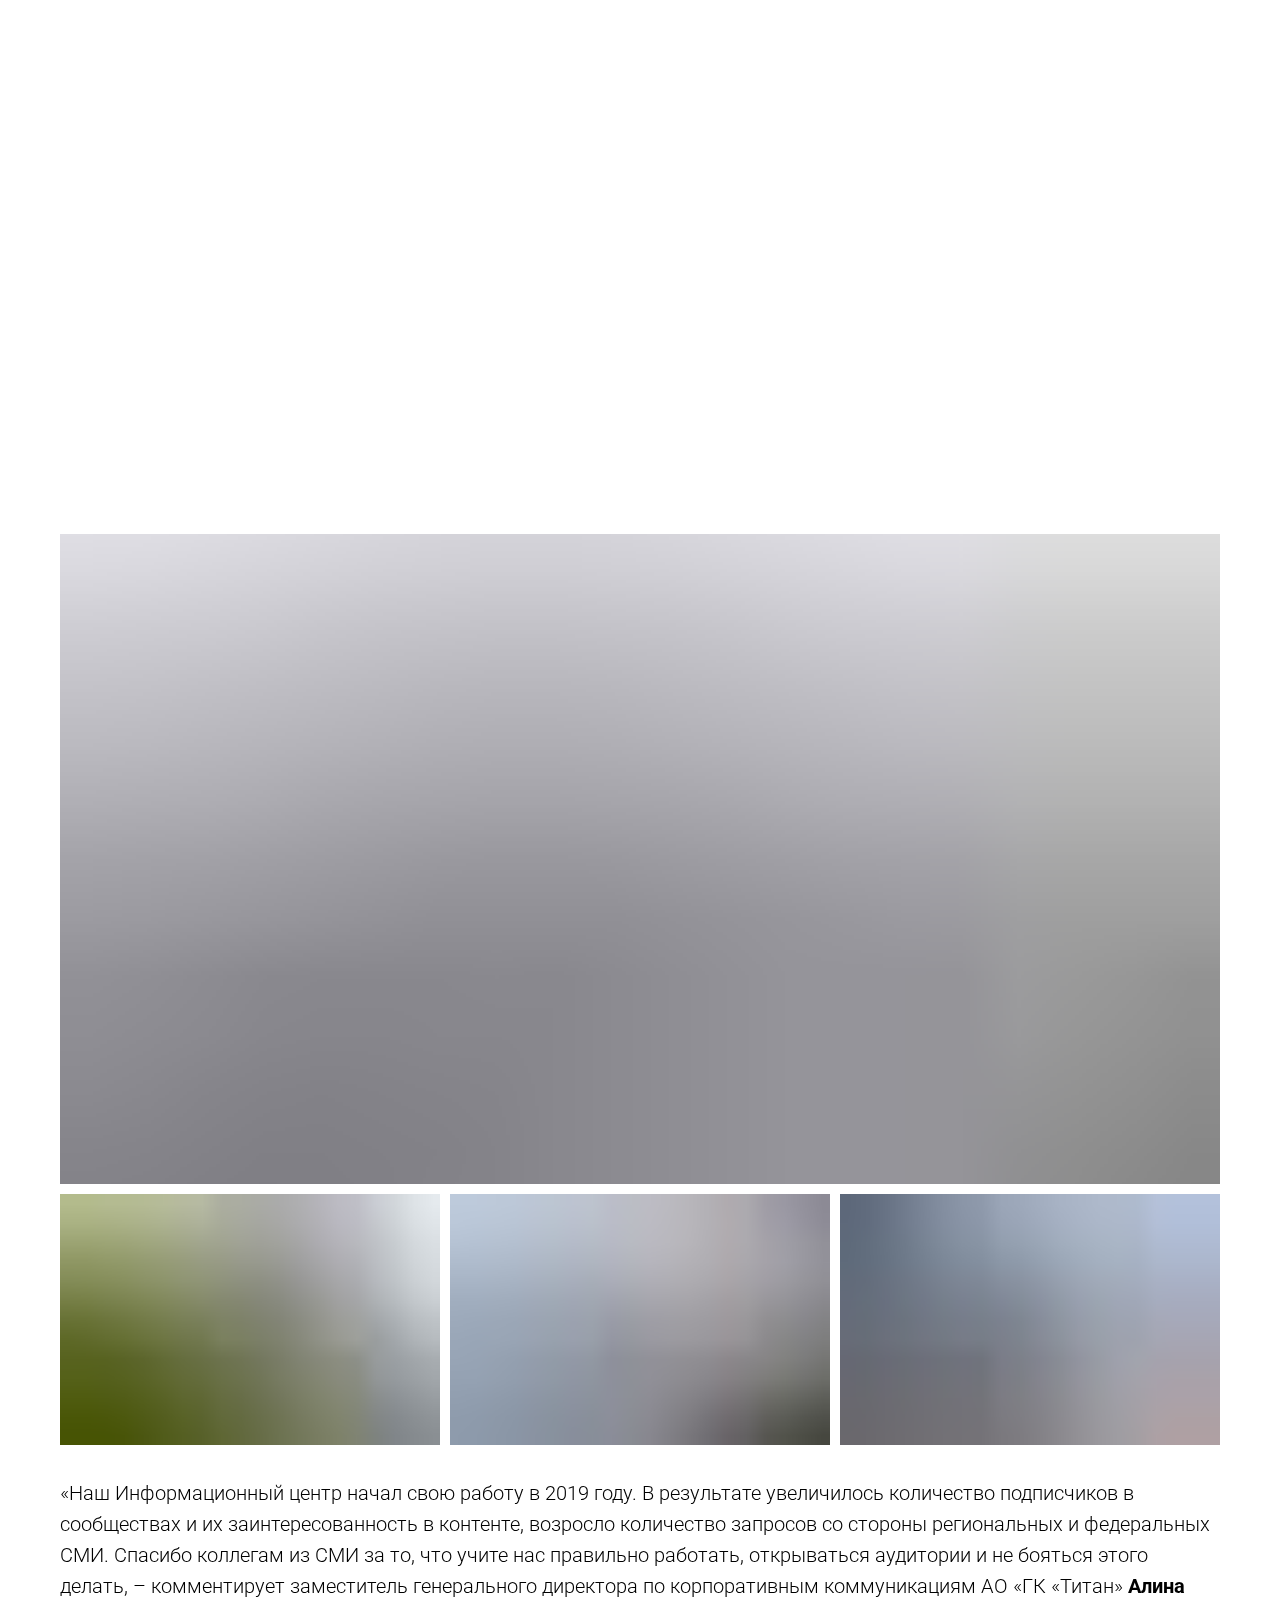
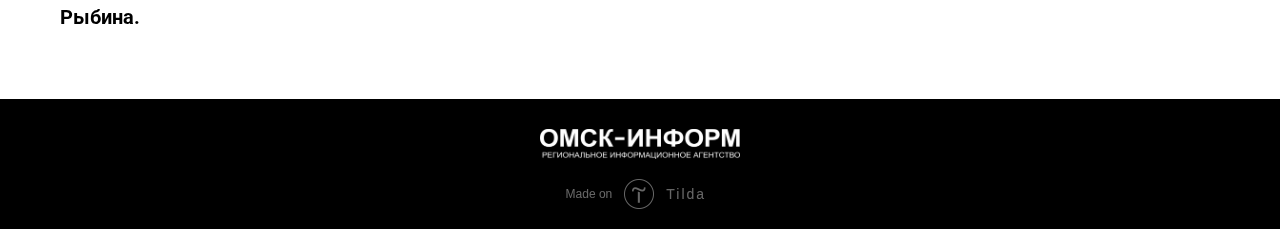
<file: page24340852.html>
<!DOCTYPE html><html><head><meta charset="utf-8" /><meta http-equiv="Content-Type" content="text/html; charset=utf-8" /><meta name="viewport" content="width=device-width, initial-scale=1.0" /> <!--metatextblock--><title> Группа компаний «Титан»: формула года</title><meta property="og:url" content="http://titanomsk.ru" /><meta property="og:title" content=" Группа компаний «Титан»: формула года" /><meta property="og:description" content="" /><meta property="og:type" content="website" /><meta property="og:image" content="images/tild6132-3664-4135-b536-313865653964__-__resize__504x____3.jpg" /><link rel="canonical" href="http://titanomsk.ru"><!--/metatextblock--><meta name="format-detection" content="telephone=no" /><meta http-equiv="x-dns-prefetch-control" content="on"><link rel="dns-prefetch" href="https://ws.tildacdn.com"><link rel="shortcut icon" href="images/tild6562-3933-4764-b963-356262376532__titan.svg" type="image/x-icon" /><!-- Assets --><script src="https://neo.tildacdn.com/js/tilda-fallback-1.0.min.js" async charset="utf-8"></script><link rel="stylesheet" href="css/tilda-grid-3.0.min.css" type="text/css" media="all" onerror="this.loaderr='y';"/><link rel="stylesheet" href="css/tilda-blocks-page24340852.min.css?t=1718792546" type="text/css" media="all" onerror="this.loaderr='y';" /><link rel="preconnect" href="https://fonts.gstatic.com"><link href="https://fonts.googleapis.com/css2?family=Roboto:wght@300;400;500;700&subset=latin,cyrillic" rel="stylesheet"><link rel="stylesheet" href="css/tilda-cover-1.0.min.css" type="text/css" media="all" onerror="this.loaderr='y';" /><link rel="stylesheet" href="css/tilda-slds-1.4.min.css" type="text/css" media="print" onload="this.media='all';" onerror="this.loaderr='y';" /><noscript><link rel="stylesheet" href="css/tilda-slds-1.4.min.css" type="text/css" media="all" /></noscript><link rel="stylesheet" href="css/tilda-popup-1.1.min.css" type="text/css" media="print" onload="this.media='all';" onerror="this.loaderr='y';" /><noscript><link rel="stylesheet" href="css/tilda-popup-1.1.min.css" type="text/css" media="all" /></noscript><link rel="stylesheet" href="css/tilda-zoom-2.0.min.css" type="text/css" media="print" onload="this.media='all';" onerror="this.loaderr='y';" /><noscript><link rel="stylesheet" href="css/tilda-zoom-2.0.min.css" type="text/css" media="all" /></noscript><script nomodule src="js/tilda-polyfill-1.0.min.js" charset="utf-8"></script><script type="text/javascript">function t_onReady(func) {
if (document.readyState != 'loading') {
func();
} else {
document.addEventListener('DOMContentLoaded', func);
}
}
function t_onFuncLoad(funcName, okFunc, time) {
if (typeof window[funcName] === 'function') {
okFunc();
} else {
setTimeout(function() {
t_onFuncLoad(funcName, okFunc, time);
},(time || 100));
}
}</script><script src="js/jquery-1.10.2.min.js" charset="utf-8" onerror="this.loaderr='y';"></script> <script src="js/tilda-scripts-3.0.min.js" charset="utf-8" defer onerror="this.loaderr='y';"></script><script src="js/tilda-blocks-page24340852.min.js?t=1718792546" charset="utf-8" async onerror="this.loaderr='y';"></script><script src="js/lazyload-1.3.min.export.js" charset="utf-8" async onerror="this.loaderr='y';"></script><script src="js/tilda-cover-1.0.min.js" charset="utf-8" async onerror="this.loaderr='y';"></script><script src="js/tilda-slds-1.4.min.js" charset="utf-8" async onerror="this.loaderr='y';"></script><script src="js/hammer.min.js" charset="utf-8" async onerror="this.loaderr='y';"></script><script src="js/tilda-popup-1.0.min.js" charset="utf-8" async onerror="this.loaderr='y';"></script><script src="js/tilda-zoom-2.0.min.js" charset="utf-8" async onerror="this.loaderr='y';"></script><script src="js/tilda-events-1.0.min.js" charset="utf-8" async onerror="this.loaderr='y';"></script><script type="text/javascript">window.dataLayer = window.dataLayer || [];</script><script type="text/javascript">(function () {
if((/bot|google|yandex|baidu|bing|msn|duckduckbot|teoma|slurp|crawler|spider|robot|crawling|facebook/i.test(navigator.userAgent))===false && typeof(sessionStorage)!='undefined' && sessionStorage.getItem('visited')!=='y' && document.visibilityState){
var style=document.createElement('style');
style.type='text/css';
style.innerHTML='@media screen and (min-width: 980px) {.t-records {opacity: 0;}.t-records_animated {-webkit-transition: opacity ease-in-out .2s;-moz-transition: opacity ease-in-out .2s;-o-transition: opacity ease-in-out .2s;transition: opacity ease-in-out .2s;}.t-records.t-records_visible {opacity: 1;}}';
document.getElementsByTagName('head')[0].appendChild(style);
function t_setvisRecs(){
var alr=document.querySelectorAll('.t-records');
Array.prototype.forEach.call(alr, function(el) {
el.classList.add("t-records_animated");
});
setTimeout(function () {
Array.prototype.forEach.call(alr, function(el) {
el.classList.add("t-records_visible");
});
sessionStorage.setItem("visited", "y");
}, 400);
} 
document.addEventListener('DOMContentLoaded', t_setvisRecs);
}
})();</script></head><body class="t-body" style="margin:0;"><!--allrecords--><div id="allrecords" data-tilda-export="yes" class="t-records" data-hook="blocks-collection-content-node" data-tilda-project-id="879460" data-tilda-page-id="24340852" data-tilda-formskey="17ab93fb8ce7e69b7f0ac5c870f69c62" data-tilda-lazy="yes" data-tilda-root-zone="com" ><div id="rec392875447" class="r t-rec" style=" " data-animationappear="off" data-record-type="360" ><!-- T360 --><style>@media screen and (min-width: 980px) {
.t-records {
opacity: 0;
}
.t-records_animated {
-webkit-transition: opacity ease-in-out 0.5s;
-moz-transition: opacity ease-in-out 0.5s;
-o-transition: opacity ease-in-out 0.5s;
transition: opacity ease-in-out 0.5s;
}
.t-records.t-records_visible,
.t-records .t-records {
opacity: 1;
}
}</style><script>t_onReady(function () {
var allRecords = document.querySelector('.t-records');
window.addEventListener('pageshow', function (event) {
if (event.persisted) {
allRecords.classList.add('t-records_visible');
}
});
var rec = document.querySelector('#rec392875447');
if (!rec) return;
rec.setAttribute('data-animationappear', 'off');
rec.style.opacity = '1';
allRecords.classList.add('t-records_animated');
setTimeout(function () {
allRecords.classList.add('t-records_visible');
}, 200);
});</script><script>t_onReady(function () {
var selects = 'button:not(.t-submit):not(.t835__btn_next):not(.t835__btn_prev):not(.t835__btn_result):not(.t862__btn_next):not(.t862__btn_prev):not(.t862__btn_result):not(.t854__news-btn):not(.t862__btn_next),' +
'a:not([href*="#"]):not(.carousel-control):not(.t-carousel__control):not(.t807__btn_reply):not([href^="#price"]):not([href^="javascript"]):not([href^="mailto"]):not([href^="tel"]):not([href^="link_sub"]):not(.js-feed-btn-show-more):not(.t367__opener):not([href^="https://www.dropbox.com/"])';
var elements = document.querySelectorAll(selects);
Array.prototype.forEach.call(elements, function (element) {
if (element.getAttribute('data-menu-submenu-hook')) return;
element.addEventListener('click', function (event) {
var goTo = this.getAttribute('href');
if (goTo !== null) {
var ctrl = event.ctrlKey;
var cmd = event.metaKey && navigator.platform.indexOf('Mac') !== -1;
if (!ctrl && !cmd) {
var target = this.getAttribute('target');
if (target !== '_blank') {
event.preventDefault();
var allRecords = document.querySelector('.t-records');
if (allRecords) {
allRecords.classList.remove('t-records_visible');
}
setTimeout(function () {
window.location = goTo;
}, 500);
}
}
}
});
});
});</script></div><div id="rec392875448" class="r t-rec" style=" " data-record-type="557" ><!-- T557 --><div class="t557__snow-recid-holder" data-snow-rec-ids=""></div><script type="text/javascript">t_onReady(function () {
t_onFuncLoad('t557_init', function () {
t557_init('392875448', 't557__snow-layer');
});
});</script></div><div id="rec392875449" class="r t-rec" style=" " data-animationappear="off" data-record-type="18" ><!-- cover --><div class="t-cover" id="recorddiv392875449"bgimgfield="img"style="height:100vh;background-image:url('images/tild6132-3664-4135-b536-313865653964__-__resize__20x____3.jpg');"><div class="t-cover__carrier" id="coverCarry392875449"data-content-cover-id="392875449"data-content-cover-bg="images/tild6132-3664-4135-b536-313865653964____3.jpg"data-display-changed="true"data-content-cover-height="100vh"data-content-cover-parallax="fixed"style="height:100vh; "itemscope itemtype="http://schema.org/ImageObject"><meta itemprop="image" content="images/tild6132-3664-4135-b536-313865653964____3.jpg"></div><div class="t-cover__filter" style="height:100vh;background-image: -moz-linear-gradient(top, rgba(0,0,0,0.80), rgba(0,0,0,0.40));background-image: -webkit-linear-gradient(top, rgba(0,0,0,0.80), rgba(0,0,0,0.40));background-image: -o-linear-gradient(top, rgba(0,0,0,0.80), rgba(0,0,0,0.40));background-image: -ms-linear-gradient(top, rgba(0,0,0,0.80), rgba(0,0,0,0.40));background-image: linear-gradient(top, rgba(0,0,0,0.80), rgba(0,0,0,0.40));filter: progid:DXImageTransform.Microsoft.gradient(startColorStr='#33000000', endColorstr='#99000000');"></div><div class="t-container"><div class="t-col t-col_12 "><div class="t-cover__wrapper t-valign_middle" style="height:100vh;"><div class="t001 t-align_center"><div class="t001__wrapper" data-hook-content="covercontent"><div class="t001__uptitle t-uptitle t-uptitle_sm" field="subtitle"><div style="font-size:34px;font-family:'Georgia';color:#ff6f5c;" data-customstyle="yes"></div></div><div class="t001__title t-title t-title_xl" field="title"><strong>Группа компаний «Титан»: формула года</strong><br /></div><div class="t001__descr t-descr t-descr_xl t001__descr_center" field="descr"><div style="font-size:18px;" data-customstyle="yes">Сегодня в Омске функционирует свыше 300 малых, средних и крупных предприятий химии. В нефтехимическом комплексе сосредоточено более четверти основных фондов промышленности, в объеме регионального экспорта отрасль занимает свыше 90%. На промышленной карте Омской области ГК «Титан» занимает значимое место. Кроме того, титульная продукция ключевого предприятия Группы – завода «Омский каучук» занимает более 20% внутреннего рынка. О других итогах года крупной омской компании – в цифрах.</div></div><span class="space"></span></div></div></div></div></div><!-- arrow --><div class="t-cover__arrow"><div class="t-cover__arrow-wrapper t-cover__arrow-wrapper_animated"><div class="t-cover__arrow_mobile"><svg role="presentation" class="t-cover__arrow-svg" style="fill:#ffffff;" x="0px" y="0px" width="38.417px" height="18.592px" viewBox="0 0 38.417 18.592" style="enable-background:new 0 0 38.417 18.592;"><g><path d="M19.208,18.592c-0.241,0-0.483-0.087-0.673-0.261L0.327,1.74c-0.408-0.372-0.438-1.004-0.066-1.413c0.372-0.409,1.004-0.439,1.413-0.066L19.208,16.24L36.743,0.261c0.411-0.372,1.042-0.342,1.413,0.066c0.372,0.408,0.343,1.041-0.065,1.413L19.881,18.332C19.691,18.505,19.449,18.592,19.208,18.592z"/></g></svg></div></div></div><!-- arrow --></div><style> #rec392875449 .t001__uptitle { text-transform: uppercase; }</style></div><div id="rec392885289" class="r t-rec t-rec_pt_60 t-rec_pb_30" style="padding-top:60px;padding-bottom:30px; " data-record-type="497" ><!-- t497 --><div class="t497"><div class="t-section__container t-container t-container_flex"><div class="t-col t-col_12 "><div 
class="t-section__title t-title t-title_xs t-align_center t-margin_auto"
field="btitle"
><div style="font-size:38px;color:#207fa1;" data-customstyle="yes"><strong><span data-redactor-tag="span" style="font-weight: 500;">Арифметика производства</span></strong><br /></div></div><div
class="t-section__descr t-descr t-descr_xl t-align_center t-margin_auto"
field="bdescr"
><div style="font-size: 18px;" data-customstyle="yes">Уходящий 2023 год для предприятий ГК «Титан» был наполнен важными событиями. Специалисты «Титана» запускали новые производства, увеличивали объемы выпускаемой продукции, в компании создавали новые рабочие места:</div></div></div></div><style>.t-section__descr {max-width: 560px;}#rec392885289 .t-section__title {margin-bottom: 40px;}#rec392885289 .t-section__descr {margin-bottom: 105px;}@media screen and (max-width: 960px) {#rec392885289 .t-section__title {margin-bottom: 20px;}#rec392885289 .t-section__descr {margin-bottom: 45px;}}</style><ul role="list" class="t497__container t-container"><li class="t497__col t-col t-col_6 t497__col_first t-item t-list__item"
style="margin-top:30px;"><div class="t497__item"><div class="t-cell t-valign_top"><div class="t497__imgwrapper" style="width:90px;"><img class="t497__img t497__img_circle t-img" 
src="images/tild6432-3033-4366-b437-346461353763__75.svg" 
imgfield="li_img__1476973323713"
alt=""></div></div><div class="t497__textwrapper t-cell t-valign_top"><div class="t497__descr t-descr t-descr_xs" field="li_descr__1476973323713"><span style="font-weight: 400;">На 7,5 % увеличился общий объем экспорта нефтехимической продукции Группы компаний за 3 квартала 2023 года по сравнению с аналогичным периодом прошлого года.</span></div></div></div></li><li class="t497__col t-col t-col_6 t-item t-list__item"
style="margin-top:30px;"><div class="t497__item"><div class="t-cell t-valign_top"><div class="t497__imgwrapper" style="width:90px;"><img class="t497__img t497__img_circle t-img" 
src="images/tild3031-3330-4662-b363-306362633333__120.svg" 
imgfield="li_img__1476973326928"
alt=""></div></div><div class="t497__textwrapper t-cell t-valign_top"><div class="t497__descr t-descr t-descr_xs" field="li_descr__1476973326928"><div style="font-size: 16px;" data-customstyle="yes"><span style="font-weight: 400;">Свыше 120 новых рабочих мест получит Омская область благодаря созданию современного производства экоавтохимии на базе омской площадки завода «Титан-Смазочные материалы». В 2023 году проект получил финансовую поддержку Фонда развития промышленности.</span></div></div></div></div></li><li class="t497__col t-col t-col_6 t-item t-list__item"
style="margin-top:30px;"><div class="t497__item"><div class="t-cell t-valign_top"><div class="t497__imgwrapper" style="width:90px;"><img class="t497__img t497__img_circle t-img" 
src="images/tild3164-6661-4637-a539-393561366339__60.svg" 
imgfield="li_img__1476973352758"
alt=""></div></div><div class="t497__textwrapper t-cell t-valign_top"><div class="t497__descr t-descr t-descr_xs" field="li_descr__1476973352758"><div style="font-size:16px;" data-customstyle="yes"><span style="font-weight: 400;">60 тыс. тонн – проектная мощность нового производства изопропанола, торжественно открытого с участием министра промышленности и торговли РФ Дениса Мантурова и губернатора Омской области Александра Буркова.</span></div></div></div></div></li><li class="t497__col t-col t-col_6 t-item t-list__item"
style="margin-top:30px;"><div class="t497__item"><div class="t-cell t-valign_top"><div class="t497__imgwrapper" style="width:90px;"><img class="t497__img t497__img_circle t-img" 
src="images/tild6434-6566-4762-a232-376263326665__2.svg" 
imgfield="li_img__1476973363863"
alt=""></div></div><div class="t497__textwrapper t-cell t-valign_top"><div class="t497__descr t-descr t-descr_xs" field="li_descr__1476973363863"><div style="font-size:16px;" data-customstyle="yes"><span style="font-weight: 400;">В 2 раза увеличила сезонные объемы производства площадка «Титан-СМ» в г. Алексине (Тульская область). Таких показателей удалось достичь благодаря заключению новых контрактов с крупными торговыми сетями и специализированными магазинами автозапчастей.</span><br /></div></div></div></div></li><li class="t497__col t-col t-col_6 t-item t-list__item"
style="margin-top:30px;"><div class="t497__item"><div class="t-cell t-valign_top"><div class="t497__imgwrapper" style="width:90px;"><img class="t497__img t497__img_circle t-img" 
src="images/tild6538-3563-4563-b039-646432376561__160.svg" 
imgfield="li_img__1476973375188"
alt=""></div></div><div class="t497__textwrapper t-cell t-valign_top"><div class="t497__descr t-descr t-descr_xs" field="li_descr__1476973375188"><div style="font-size:16px;" data-customstyle="yes"><span style="font-weight: 400;">160 тыс. тонн кумола может выпускаться на модернизированном производстве, разрешение на ввод в эксплуатацию которого ГК «Титан» получила в октябре.</span><br /></div></div></div></div></li><li class="t497__col t-col t-col_6 t-item t-list__item"
style="margin-top:30px;"><div class="t497__item"><div class="t-cell t-valign_top"><div class="t497__imgwrapper" style="width:90px;"><img class="t497__img t497__img_circle t-img" 
src="images/tild3965-3437-4433-b239-353833323037__752.svg" 
imgfield="li_img__1476973386547"
alt=""></div></div><div class="t497__textwrapper t-cell t-valign_top"><div class="t497__descr t-descr t-descr_xs" field="li_descr__1476973386547"><div style="font-size:16px;" data-customstyle="yes"><span style="font-weight: 400;">Около 7,5 млрд рублей уже инвестировано в проект «Титан-Полимер», реализующийся в Псковской области.</span><br /></div></div></div></div></li></ul></div><style> #rec392885289 .t497__name { line-height: 1; } #rec392885289 .t497__descr { padding-top: 10px; padding-bottom: 10px; }</style></div><div id="rec392875450" class="r t-rec t-rec_pt_0 t-rec_pb_15" style="padding-top:0px;padding-bottom:15px;background-color:#ffffff; " data-animationappear="off" data-record-type="106" data-bg-color="#ffffff"><!-- T004 --><div class="t004"><div class="t-container "><div class="t-col t-col_12 "><div field="text" class="t-text t-text_md ">«Сегодня Омской области есть, чем гордиться – мы производим каждую десятую автомобильную шину, каждую десятую тонну нефтепродуктов, каждую седьмую тонну полипропилена, пятую тонну метил-трет-бутилового эфира, пятую тонну синтетического каучука и каждую третью тонну технического углерода», - отметил министр промышленности, связи, цифрового и научно-технического развития Омской области <strong>Андрей Посаженников.</strong><br /></div></div></div></div></div><div id="rec392908827" class="r t-rec t-rec_pt_30 t-rec_pb_30" style="padding-top:30px;padding-bottom:30px; " data-animationappear="off" data-record-type="604" ><!-- t604 --><div class="t604"><div class="t-slds" style="visibility: hidden;"><div class="t-container t-slds__main"><ul class="t-slds__arrow_container t-slds__arrow-nearpic"><li class="t-slds__arrow_wrapper t-slds__arrow_wrapper-left" data-slide-direction="left"><button 
type="button" 
class="t-slds__arrow t-slds__arrow-left " 
aria-controls="carousel_392908827" 
aria-disabled="false" 
aria-label="Предыдущий слайд"
><div class="t-slds__arrow_body t-slds__arrow_body-left" style="width: 17px;"><svg role="presentation" focusable="false" style="display: block" viewBox="0 0 17.3 33" xmlns="http://www.w3.org/2000/svg" xmlns:xlink="http://www.w3.org/1999/xlink"><polyline
fill="none" 
stroke="#000000"
stroke-linejoin="butt" 
stroke-linecap="butt"
stroke-width="1" 
points="0.5,0.5 16.5,16.5 0.5,32.5" 
/></svg></div></button></li><li class="t-slds__arrow_wrapper t-slds__arrow_wrapper-right" data-slide-direction="right"><button 
type="button" 
class="t-slds__arrow t-slds__arrow-right " 
aria-controls="carousel_392908827" 
aria-disabled="false" 
aria-label="Следующий слайд"
><div class="t-slds__arrow_body t-slds__arrow_body-right" style="width: 17px;"><svg role="presentation" focusable="false" style="display: block" viewBox="0 0 17.3 33" xmlns="http://www.w3.org/2000/svg" xmlns:xlink="http://www.w3.org/1999/xlink"><polyline
fill="none" 
stroke="#000000"
stroke-linejoin="butt" 
stroke-linecap="butt"
stroke-width="1" 
points="0.5,0.5 16.5,16.5 0.5,32.5" 
/></svg></div></button></li> </ul><div class="t-slds__container t-width t-width_10 t-margin_auto"><div class="t-slds__items-wrapper t-slds_animated-fast t-slds__witharrows" 
id="carousel_392908827" data-slider-transition="300" data-slider-with-cycle="true" data-slider-correct-height="false" data-auto-correct-mobile-width="false" data-slider-arrows-nearpic="yes" 
aria-roledescription="carousel" 
aria-live="off"
><div class="t-slds__item t-slds__item_active" data-slide-index="1" 
role="group" 
aria-roledescription="slide" 
aria-hidden="false" 
aria-label="1 из 3"
><div class="t-width t-width_9 t-margin_auto" itemscope itemtype="http://schema.org/ImageObject"><div class="t-slds__wrapper t-align_center"><meta itemprop="image" content="images/tild6632-3563-4735-a266-383962313238___2.jpg"><div class="t604__imgwrapper" bgimgfield="gi_img__0"><div class="t-slds__bgimg t-bgimg" data-original="images/tild6632-3563-4735-a266-383962313238___2.jpg"
style="background-image: url('images/tild6632-3563-4735-a266-383962313238__-__resizeb__20x___2.jpg');"
></div><div class="t604__separator" data-slider-image-width="860" data-slider-image-height="550"></div></div></div></div></div><div class="t-slds__item" data-slide-index="2" 
role="group" 
aria-roledescription="slide" 
aria-hidden="false" 
aria-label="2 из 3"
><div class="t-width t-width_9 t-margin_auto" itemscope itemtype="http://schema.org/ImageObject"><div class="t-slds__wrapper t-align_center"><meta itemprop="image" content="images/tild6433-3135-4863-a163-316539336664_____4.jpg"><div class="t604__imgwrapper" bgimgfield="gi_img__1"><div class="t-slds__bgimg t-bgimg" data-original="images/tild6433-3135-4863-a163-316539336664_____4.jpg"
style="background-image: url('images/tild6433-3135-4863-a163-316539336664__-__resizeb__20x_____4.jpg');"
></div><div class="t604__separator" data-slider-image-width="860" data-slider-image-height="550"></div></div></div></div></div><div class="t-slds__item" data-slide-index="3" 
role="group" 
aria-roledescription="slide" 
aria-hidden="false" 
aria-label="3 из 3"
><div class="t-width t-width_9 t-margin_auto" itemscope itemtype="http://schema.org/ImageObject"><div class="t-slds__wrapper t-align_center"><meta itemprop="image" content="images/tild3162-6363-4237-b532-636238353665_____3.jpg"><div class="t604__imgwrapper" bgimgfield="gi_img__2"><div class="t-slds__bgimg t-bgimg" data-original="images/tild3162-6363-4237-b532-636238353665_____3.jpg"
style="background-image: url('images/tild3162-6363-4237-b532-636238353665__-__resizeb__20x_____3.jpg');"
></div><div class="t604__separator" data-slider-image-width="860" data-slider-image-height="550"></div></div></div></div></div></div></div><div class="t-slds__caption__container"></div></div></div></div><script>t_onReady(function() {
t_onFuncLoad('t_sldsInit', function() {
t_sldsInit('392908827');
});
t_onFuncLoad('t604_init', function () {
t604_init('392908827');
});
t_onFuncLoad('t_slds_UpdateSliderHeight', function () {
t_slds_UpdateSliderHeight('392908827');
});
t_onFuncLoad('t604__UpdateSliderArrowsHeight', function () {
t604__UpdateSliderArrowsHeight('392908827');
});
});</script><style>#rec392908827 .t-slds__bullet_active .t-slds__bullet_body {
background-color: #222 !important;
}
#rec392908827 .t-slds__bullet:hover .t-slds__bullet_body {
background-color: #222 !important;
}</style></div><div id="rec392875452" class="r t-rec t-rec_pt_0 t-rec_pb_0" style="padding-top:0px;padding-bottom:0px; " data-animationappear="off" data-record-type="106" ><!-- T004 --><div class="t004"><div class="t-container t-align_center"><div class="t-col t-col_12 "><div field="text" class="t-text t-text_md "><div style="font-size:42px;color:#207fa1;" data-customstyle="yes"> <strong><span data-redactor-tag="span" style="font-weight: 500;">Экология как смысл дела</span></strong><br /></div></div></div></div></div></div><div id="rec392875453" class="r t-rec t-rec_pt_0 t-rec_pb_15" style="padding-top:0px;padding-bottom:15px; " data-animationappear="off" data-record-type="106" ><!-- T004 --><div class="t004"><div class="t-container "><div class="t-col t-col_12 "><div field="text" class="t-text t-text_md ">ГК «Титан» реализует комплексную экологическую программу, направленную на ресурсосбережение и снижение нагрузки на окружающую среду. За последние несколько лет на 20% была снижена нагрузка на атмосферу благодаря реализации экологических проектов на заводе «Омский каучук». И сегодня вклад предприятия в общий валовый выброс составляет менее 1,5 процентов. К 2023 году ГК «Титан» добилась и других результатов в области экологизации, а также поставила перед собой новые цели:</div></div></div></div></div><div id="rec393061094" class="r t-rec t-rec_pt_0 t-rec_pb_0" style="padding-top:0px;padding-bottom:0px; " data-animationappear="off" data-record-type="156" ><!-- T145 --><div class="t145"><div class="t-container"><div class="t-row"><div class="t145__col t-col t-col_3"><div class="t145__title t-title" style="padding-bottom:1px;" field="title"><div style="font-size:26px;" data-customstyle="yes">На 86%</div></div><hr class="t145__line" style="border-color:#ffffff;" /><div class="t145__text t-descr" style="color:#000000;" field="text">сократилась нагрузка на окружающую на производстве кумола после модернизации благодаря применению наилучших доступных технологий.</div></div><div class="t145__col t-col t-col_3"><div class="t145__title t-title" style="padding-bottom:1px;" field="title2"><div style="font-size:26px;" data-customstyle="yes">70 кг</div></div><hr class="t145__line" style="border-color:#ffffff;" /><div class="t145__text t-descr" style="color:#000000;" field="text2">батареек собрали работники ГК «Титан» в рамках корпоративной акции. Их направили для дальнейшей утилизации на специализированное предприятие.</div></div><div class="t145__col t-col t-col_3"><div class="t145__title t-title" style="padding-bottom:1px;" field="title3"><div style="font-size:26px;" data-customstyle="yes">Около 4000</div></div><hr class="t145__line" style="border-color:#ffffff;" /><div class="t145__text t-descr" style="color:#000000;" field="text3">испытаний атмосферного воздуха, 800 замеров промышленных выбросов, <br />45 000 испытаний сточных вод выполнили в 2021 году специалисты экологической лаборатории завода «Омский каучук».<br /></div></div><div class="t145__col t-col t-col_3"><div class="t145__title t-title" style="padding-bottom:1px;" field="title4"><div style="font-size:26px;" data-customstyle="yes">До 90 тонн</div></div><hr class="t145__line" style="border-color:#ffffff;" /><div class="t145__text t-descr" style="color:#000000;" field="text4">углеводородных газов ежемесячно сможет возвращать «Омский каучук» в производство. Ранее отходящие газы утилизировались на факельной установке. Технологическое новшество позволит не только экономить сырье, но и снизить воздействие на окружающую среду.</div></div></div></div></div></div><div id="rec393064296" class="r t-rec t-rec_pt_0 t-rec_pb_30" style="padding-top:0px;padding-bottom:30px; " data-animationappear="off" data-record-type="156" ><!-- T145 --><div class="t145"><div class="t-container"><div class="t-row"><div class="t145__col t-col t-col_3"><div class="t145__title t-title" style="padding-bottom:1px;" field="title"><div style="font-size:26px;" data-customstyle="yes">На 40%</div></div><hr class="t145__line" style="border-color:#ffffff;" /><div class="t145__text t-descr" style="color:#000000;" field="text">позволят сократить выбросы вредных веществ от автомобильного транспорта высокооктановые топливные компоненты – ЭТБЭ, планируемые к производству на площадках ГК «Титан». Об этом в рамках Восточного экономического форума заявил председатель Совета директоров АО «ГК «Титан» Михаил Сутягинский, приведя расчеты на примере Омской области.<br /></div></div><div class="t145__col t-col t-col_3"><div class="t145__title t-title" style="padding-bottom:1px;" field="title2"><div style="font-size:26px;" data-customstyle="yes">Более 80</div></div><hr class="t145__line" style="border-color:#ffffff;" /><div class="t145__text t-descr" style="color:#000000;" field="text2">экологических уроков было проведено в псковских школах в рамках проекта «Экомышление» и при поддержке завода «Титан-Полимер». Как сообщил координатор проекта, член экспертного совета Российского экологического движения Сергей Елизаров, уроки охватили около 380-400 школьников. <br /><br /></div></div><div class="t145__col t-col t-col_3"><div class="t145__title t-title" style="padding-bottom:1px;" field="title3"><div style="font-size:26px;" data-customstyle="yes">Еще на 20%</div></div><hr class="t145__line" style="border-color:#ffffff;" /><div class="t145__text t-descr" style="color:#000000;" field="text3"> снизит выбросы ГК «Титан» к 2024 году. Эти планы были озвучены в ходе пресс-конференции 19 ноября 2021 года.<br /></div></div><div class="t145__col t-col t-col_3"><div class="t145__title t-title" style="padding-bottom:1px;" field="title4"></div><hr class="t145__line" style="border-color:#ffffff;" /><div class="t145__text t-descr" style="color:#000000;" field="text4"></div></div></div></div></div></div><div id="rec393089708" class="r t-rec" style=" " data-animationappear="off" data-record-type="46" ><!-- cover --><div class="t-cover" id="recorddiv393089708"bgimgfield="img"style="height:100vh;background-image:url('images/tild3738-3964-4130-b936-376332653638__-__resize__20x______2.jpg');"><div class="t-cover__carrier" id="coverCarry393089708"data-content-cover-id="393089708"data-content-cover-bg="images/tild3738-3964-4130-b936-376332653638______2.jpg"data-display-changed="true"data-content-cover-height="100vh"data-content-cover-parallax="fixed"style="height:100vh; "itemscope itemtype="http://schema.org/ImageObject"><meta itemprop="image" content="images/tild3738-3964-4130-b936-376332653638______2.jpg"></div><div class="t-cover__filter" style="height:100vh;background-image: -moz-linear-gradient(top, rgba(0,0,0,0.70), rgba(0,0,0,0.70));background-image: -webkit-linear-gradient(top, rgba(0,0,0,0.70), rgba(0,0,0,0.70));background-image: -o-linear-gradient(top, rgba(0,0,0,0.70), rgba(0,0,0,0.70));background-image: -ms-linear-gradient(top, rgba(0,0,0,0.70), rgba(0,0,0,0.70));background-image: linear-gradient(top, rgba(0,0,0,0.70), rgba(0,0,0,0.70));filter: progid:DXImageTransform.Microsoft.gradient(startColorStr='#4c000000', endColorstr='#4c000000');"></div><div class="t-container"><div class="t-cover__wrapper t-valign_middle" style="height:100vh;"> <div class="t032"><div class="t032__wrapper" data-hook-content="covercontent"><div class="t032__title t-title t-title_md" field="title"></div><div class="t-row"><div class="t-col t-col_2 t-prefix_5"><div class="t032__line" style=""></div></div></div><div class="t-row"><div class="t-col t-col_10 t-prefix_1"><div class="t032__descr t-descr t-descr_lg" field="descr"><div style="font-size:18px;" data-customstyle="yes">«Только на производстве фенола и ацетона благодаря примененным новым технологиям мы снизили выбросы на 32 процента. Еще один крупный проект – модернизация производства изопропилбензола (кумола). Там мы использовали наилучшие доступные технологии. В результате на этой установке полностью исключены стоки. Также мы одни из первых в Омской области получили ЭкоЗоС на вновь построенные или реконструированные установки – заключение Росприроднадзора в отношении объекта экологической экспертизы. Согласно документу, реконструкция производства кумола была осуществлена с соблюдением требований в области охраны окружающей среды и в соответствии с проектом. Всего с 2004 года в экологические проекты вложено более 10 млрд рублей», – рассказал генеральный директор АО «Омский каучук»<strong> Сергей Иванилов.</strong> <br /><br /></div></div></div></div><span class="space"></span></div></div></div></div></div></div><div id="rec393075903" class="r t-rec t-rec_pt_15 t-rec_pb_0" style="padding-top:15px;padding-bottom:0px; " data-animationappear="off" data-record-type="106" ><!-- T004 --><div class="t004"><div class="t-container t-align_center"><div class="t-col t-col_12 "><div field="text" class="t-text t-text_md "><div style="font-size:40px;color:#207fa1;" data-customstyle="yes"> <strong><span data-redactor-tag="span" style="font-weight: 500;">Быть открытым</span></strong><br /></div></div></div></div></div></div><div id="rec392875459" class="r t-rec t-rec_pt_0 t-rec_pb_15" style="padding-top:0px;padding-bottom:15px; " data-animationappear="off" data-record-type="106" ><!-- T004 --><div class="t004"><div class="t-container "><div class="t-col t-col_12 "><div field="text" class="t-text t-text_md "> Информационная открытость является важным элементом работы предприятия. В ГК «Титан» более двух лет работает Информационный центр как эффективный способ взаимодействия с общественностью:<br /></div></div></div></div></div><div id="rec393117960" class="r t-rec t-rec_pt_15 t-rec_pb_45" style="padding-top:15px;padding-bottom:45px; " data-record-type="508" ><!-- t508 --><div class="t508"><ul role="list" class="t508__container t-container"><li class="t-col t-col_10 t-prefix_1 t-item t-list__item "
><div class="t-cell t-valign_top"><svg role="presentation" class="t508__checkmark" imgfield="li_img__1476889049104" style="width:55px; height:55px;" fill="#207fa1" xmlns="http://www.w3.org/2000/svg" viewBox="0 0 100 100"><path d="M50.1 98.9c-26.7 0-48.5-21.8-48.5-48.5S23.4 1.9 50.1 1.9c8.9 0 17.5 2.4 25.1 7 .7.4.9 1.4.5 2.1-.4.7-1.4.9-2.1.5C66.5 7.2 58.4 5 50.1 5 25 4.9 4.6 25.3 4.6 50.4S25 95.9 50.1 95.9s45.5-20.4 45.5-45.5c0-3.2-.3-6.4-1-9.5-.2-.8.3-1.6 1.2-1.8.8-.2 1.6.3 1.8 1.2.7 3.3 1.1 6.7 1.1 10.1-.1 26.7-21.8 48.5-48.6 48.5z" /><path d="M50.1 63.9c-.4 0-.8-.2-1.1-.4L24.8 39.2c-.6-.6-.6-1.5 0-2.1.6-.6 1.5-.6 2.1 0l23.2 23.2 46.8-48c.6-.6 1.5-.6 2.1 0 .6.6.6 1.5 0 2.1l-47.8 49c-.3.3-.7.5-1.1.5z" /></svg></div><div class="t508__textwrapper t-cell t-valign_top" style=""><div class="t508__descr t-descr t-descr_sm" field="li_descr__1476889049104"><div style="font-size:18px;" data-customstyle="yes"><strong></strong><strong>Более 6000 публикаций</strong> о ГК «Титан» зафиксировано в медиа-источниках, из них около 70% материалов инициировано Информационным центром ГК «Титан».<br /></div></div></div></li><li class="t-col t-col_10 t-prefix_1 t-item t-list__item "
><div class="t-cell t-valign_top"><svg role="presentation" class="t508__checkmark" imgfield="li_img__1476889075209" style="width:55px; height:55px;" fill="#207fa1" xmlns="http://www.w3.org/2000/svg" viewBox="0 0 100 100"><path d="M50.1 98.9c-26.7 0-48.5-21.8-48.5-48.5S23.4 1.9 50.1 1.9c8.9 0 17.5 2.4 25.1 7 .7.4.9 1.4.5 2.1-.4.7-1.4.9-2.1.5C66.5 7.2 58.4 5 50.1 5 25 4.9 4.6 25.3 4.6 50.4S25 95.9 50.1 95.9s45.5-20.4 45.5-45.5c0-3.2-.3-6.4-1-9.5-.2-.8.3-1.6 1.2-1.8.8-.2 1.6.3 1.8 1.2.7 3.3 1.1 6.7 1.1 10.1-.1 26.7-21.8 48.5-48.6 48.5z" /><path d="M50.1 63.9c-.4 0-.8-.2-1.1-.4L24.8 39.2c-.6-.6-.6-1.5 0-2.1.6-.6 1.5-.6 2.1 0l23.2 23.2 46.8-48c.6-.6 1.5-.6 2.1 0 .6.6.6 1.5 0 2.1l-47.8 49c-.3.3-.7.5-1.1.5z" /></svg></div><div class="t508__textwrapper t-cell t-valign_top" style=""><div class="t508__descr t-descr t-descr_sm" field="li_descr__1476889075209"><div style="font-size:20px;" data-customstyle="yes"><strong></strong><strong>Около 100 запросов </strong>от региональных и федеральных СМИ было отработано Инфоцентром в уходящем году.<br /></div></div></div></li><li class="t-col t-col_10 t-prefix_1 t-item t-list__item "
><div class="t-cell t-valign_top"><svg role="presentation" class="t508__checkmark" imgfield="li_img__1476889079427" style="width:55px; height:55px;" fill="#207fa1" xmlns="http://www.w3.org/2000/svg" viewBox="0 0 100 100"><path d="M50.1 98.9c-26.7 0-48.5-21.8-48.5-48.5S23.4 1.9 50.1 1.9c8.9 0 17.5 2.4 25.1 7 .7.4.9 1.4.5 2.1-.4.7-1.4.9-2.1.5C66.5 7.2 58.4 5 50.1 5 25 4.9 4.6 25.3 4.6 50.4S25 95.9 50.1 95.9s45.5-20.4 45.5-45.5c0-3.2-.3-6.4-1-9.5-.2-.8.3-1.6 1.2-1.8.8-.2 1.6.3 1.8 1.2.7 3.3 1.1 6.7 1.1 10.1-.1 26.7-21.8 48.5-48.6 48.5z" /><path d="M50.1 63.9c-.4 0-.8-.2-1.1-.4L24.8 39.2c-.6-.6-.6-1.5 0-2.1.6-.6 1.5-.6 2.1 0l23.2 23.2 46.8-48c.6-.6 1.5-.6 2.1 0 .6.6.6 1.5 0 2.1l-47.8 49c-.3.3-.7.5-1.1.5z" /></svg></div><div class="t508__textwrapper t-cell t-valign_top" style=""><div class="t508__descr t-descr t-descr_sm" field="li_descr__1476889079427"><div style="font-size:18px;" data-customstyle="yes"><strong></strong><strong></strong><strong>В 4 социальных сетях</strong> оформлены сообщества Группы компаний «Титан»: «ВКонтакте», Telegram, Instagram, Facebook.<br /></div></div></div></li><li class="t-col t-col_10 t-prefix_1 t-item t-list__item "
><div class="t-cell t-valign_top"><svg role="presentation" class="t508__checkmark" imgfield="li_img__1476889085397" style="width:55px; height:55px;" fill="#207fa1" xmlns="http://www.w3.org/2000/svg" viewBox="0 0 100 100"><path d="M50.1 98.9c-26.7 0-48.5-21.8-48.5-48.5S23.4 1.9 50.1 1.9c8.9 0 17.5 2.4 25.1 7 .7.4.9 1.4.5 2.1-.4.7-1.4.9-2.1.5C66.5 7.2 58.4 5 50.1 5 25 4.9 4.6 25.3 4.6 50.4S25 95.9 50.1 95.9s45.5-20.4 45.5-45.5c0-3.2-.3-6.4-1-9.5-.2-.8.3-1.6 1.2-1.8.8-.2 1.6.3 1.8 1.2.7 3.3 1.1 6.7 1.1 10.1-.1 26.7-21.8 48.5-48.6 48.5z" /><path d="M50.1 63.9c-.4 0-.8-.2-1.1-.4L24.8 39.2c-.6-.6-.6-1.5 0-2.1.6-.6 1.5-.6 2.1 0l23.2 23.2 46.8-48c.6-.6 1.5-.6 2.1 0 .6.6.6 1.5 0 2.1l-47.8 49c-.3.3-.7.5-1.1.5z" /></svg></div><div class="t508__textwrapper t-cell t-valign_top" style=""><div class="t508__descr t-descr t-descr_sm" field="li_descr__1476889085397"><div style="font-size:18px;" data-customstyle="yes"><strong></strong><strong>Почти 1500 сообщений</strong> размещено в сообществах ГК «Титан», из которых порядка 70 в видеоформате.</div></div></div></li><li class="t-col t-col_10 t-prefix_1 t-item t-list__item "
><div class="t-cell t-valign_top"><svg role="presentation" class="t508__checkmark" imgfield="li_img__1639762322184" style="width:55px; height:55px;" fill="#207fa1" xmlns="http://www.w3.org/2000/svg" viewBox="0 0 100 100"><path d="M50.1 98.9c-26.7 0-48.5-21.8-48.5-48.5S23.4 1.9 50.1 1.9c8.9 0 17.5 2.4 25.1 7 .7.4.9 1.4.5 2.1-.4.7-1.4.9-2.1.5C66.5 7.2 58.4 5 50.1 5 25 4.9 4.6 25.3 4.6 50.4S25 95.9 50.1 95.9s45.5-20.4 45.5-45.5c0-3.2-.3-6.4-1-9.5-.2-.8.3-1.6 1.2-1.8.8-.2 1.6.3 1.8 1.2.7 3.3 1.1 6.7 1.1 10.1-.1 26.7-21.8 48.5-48.6 48.5z" /><path d="M50.1 63.9c-.4 0-.8-.2-1.1-.4L24.8 39.2c-.6-.6-.6-1.5 0-2.1.6-.6 1.5-.6 2.1 0l23.2 23.2 46.8-48c.6-.6 1.5-.6 2.1 0 .6.6.6 1.5 0 2.1l-47.8 49c-.3.3-.7.5-1.1.5z" /></svg></div><div class="t508__textwrapper t-cell t-valign_top" style=""><div class="t508__descr t-descr t-descr_sm" field="li_descr__1639762322184"><div style="font-size:18px;" data-customstyle="yes"><strong></strong><strong></strong><strong>Около 100 учеников</strong> стали слушателями первых уроков «Полезная химия», которые состоялись накануне Дня учителя в Гимназии №12 и Надеждинской средней общеобразовательной школе Омского района. Работники Группы компаний рассказывают школьникам интересные факты о химии и ее значении в повседневной жизни.</div></div></div></li></ul></div></div><div id="rec393087859" class="r t-rec t-rec_pt_0 t-rec_pb_0" style="padding-top:0px;padding-bottom:0px; " data-animationappear="off" data-record-type="661" ><!-- t661 --><!-- @classes: t-descr t-descr_xxs --> <div class="t661"><div class="t661__container t-container "><div class="t661__row t661__row_indent-10px t-row" ><div class="t661__tile" itemscope itemtype="http://schema.org/ImageObject"><meta itemprop="image" content="images/tild3832-3135-4561-a562-313836336238_____4.jpg"><div class="t661__bgimg t-bgimg t661__bgimg_16-9" data-original="images/tild3832-3135-4561-a562-313836336238_____4.jpg" 
bgimgfield="gi_img__0" data-zoomable="yes" data-zoom-target="0" data-img-zoom-url="images/tild3832-3135-4561-a562-313836336238_____4.jpg" 
style="background: url('images/tild3832-3135-4561-a562-313836336238__-__resizeb__20x_____4.jpg') center center no-repeat; background-size:cover;"
></div></div></div><div class="t661__row t661__row_indent-10px t-row"><div class="t661__tile" itemscope itemtype="http://schema.org/ImageObject"><meta itemprop="image" content="images/tild3065-3737-4232-a638-613065333533_____2.jpg"><div class="t661__bgimg t661__bgimg_3-2 t-bgimg" data-original="images/tild3065-3737-4232-a638-613065333533_____2.jpg" 
bgimgfield="gi_img__1" data-zoomable="yes" data-zoom-target="1" data-img-zoom-url="images/tild3065-3737-4232-a638-613065333533_____2.jpg" 
style="background: url('images/tild3065-3737-4232-a638-613065333533__-__resizeb__20x_____2.jpg') center center no-repeat;background-size: cover;"
></div></div><div class="t661__gap"></div><div class="t661__tile" itemscope itemtype="http://schema.org/ImageObject"><meta itemprop="image" content="images/tild6236-3130-4532-b638-666631656432____1.jpg"><div class="t661__bgimg t661__bgimg_3-2 t-bgimg" data-original="images/tild6236-3130-4532-b638-666631656432____1.jpg" 
bgimgfield="gi_img__2" data-zoomable="yes" data-zoom-target="2" data-img-zoom-url="images/tild6236-3130-4532-b638-666631656432____1.jpg" 
style="background: url('images/tild6236-3130-4532-b638-666631656432__-__resizeb__20x____1.jpg') center center no-repeat;background-size: cover;"
></div></div><div class="t661__gap"></div><div class="t661__tile" itemscope itemtype="http://schema.org/ImageObject"><meta itemprop="image" content="images/tild6261-6233-4863-b636-343432386331______4.jpg"><meta itemprop="caption" content=""><div class="t661__bgimg t661__bgimg_3-2 t-bgimg" data-original="images/tild6261-6233-4863-b636-343432386331______4.jpg" 
bgimgfield="gi_img__3" data-zoomable="yes" data-zoom-target="3" data-img-zoom-url="images/tild6261-6233-4863-b636-343432386331______4.jpg" 
style="background: url('images/tild6261-6233-4863-b636-343432386331__-__resizeb__20x______4.jpg') center center no-repeat;background-size: cover;"
></div></div></div></div></div></div><div id="rec393160523" class="r t-rec t-rec_pt_15 t-rec_pb_60" style="padding-top:15px;padding-bottom:60px; " data-animationappear="off" data-record-type="106" ><!-- T004 --><div class="t004"><div class="t-container "><div class="t-col t-col_12 "><div field="text" class="t-text t-text_md "><strong></strong>«Наш Информационный центр начал свою работу в 2019 году. В результате увеличилось количество подписчиков в сообществах и их заинтересованность в контенте, возросло количество запросов со стороны региональных и федеральных СМИ. Спасибо коллегам из СМИ за то, что учите нас правильно работать, открываться аудитории и не бояться этого делать, – комментирует заместитель генерального директора по корпоративным коммуникациям АО «ГК «Титан» <strong>Алина Рыбина.</strong><br /></div></div></div></div></div><div id="rec392875464" class="r t-rec t-rec_pt_30 t-rec_pb_0" style="padding-top:30px;padding-bottom:0px;background-color:#000000; " data-record-type="144" data-bg-color="#000000"><!-- T134 --><div class="t134"><div class="t-container"><div class="t-col t-col_10 t-prefix_1"><a class="t134__link" href="https://www.omskinform.ru/" target="_blank"><img class="t134__img" 
src="images/tild6465-3439-4266-b332-633964366233__logo_v.png" 
imgfield="img"
style="max-width: 200px; width: 100%;" alt=""></a></div></div></div><style>#rec392875464 .t134__title, #rec392875464 .t134__descr {
color: #ffffff;
}</style></div><div id="rec392875465" class="r t-rec" style=" " data-animationappear="off" data-record-type="868" ><!-- t868 --><div class="t868"><div
class="t-popup" data-tooltip-hook="#popup:embedcode"
role="dialog"
aria-modal="true"
tabindex="-1"
><div class="t-popup__close t-popup__block-close"><button
type="button"
class="t-popup__close-wrapper t-popup__block-close-button"
aria-label="Закрыть диалоговое окно"
><svg role="presentation" class="t-popup__close-icon" width="23px" height="23px" viewBox="0 0 23 23" version="1.1" xmlns="http://www.w3.org/2000/svg" xmlns:xlink="http://www.w3.org/1999/xlink"><g stroke="none" stroke-width="1" fill="#fff" fill-rule="evenodd"><rect transform="translate(11.313708, 11.313708) rotate(-45.000000) translate(-11.313708, -11.313708) " x="10.3137085" y="-3.6862915" width="2" height="30"></rect><rect transform="translate(11.313708, 11.313708) rotate(-315.000000) translate(-11.313708, -11.313708) " x="10.3137085" y="-3.6862915" width="2" height="30"></rect></g></svg></button></div><div class="t-popup__container t-width t-width_10" ><div class="t868__code-wrap">

    			<!--LiveInternet counter--><script>
new Image().src = "//counter.yadro.ru/hit;omskinform?r"+
escape(document.referrer)+((typeof(screen)=="undefined")?"":
";s"+screen.width+"*"+screen.height+"*"+(screen.colorDepth?
screen.colorDepth:screen.pixelDepth))+";u"+escape(document.URL)+
";h"+escape(document.title.substring(0,150))+
";"+Math.random();</script><!--/LiveInternet-->
    			    			
</div></div></div></div><script>t_onReady(function () {
setTimeout(function () {
t_onFuncLoad('t868_initPopup', function () {
t868_initPopup('392875465');
});
}, 500);
});</script></div></div><!--/allrecords--><!-- Tilda copyright. Don't remove this line --><div class="t-tildalabel " id="tildacopy" data-tilda-sign="879460#24340852"><a href="https://tilda.ru/" class="t-tildalabel__link"><div class="t-tildalabel__wrapper"><div class="t-tildalabel__txtleft">Made on </div><div class="t-tildalabel__wrapimg"><img src="images/tildacopy.png" class="t-tildalabel__img" fetchpriority="low" alt=""></div><div class="t-tildalabel__txtright">Tilda</div></div></a></div><!-- Stat --><!-- Yandex.Metrika counter 157815 --> <script type="text/javascript" data-tilda-cookie-type="analytics"> setTimeout(function(){ (function(m,e,t,r,i,k,a){m[i]=m[i]||function(){(m[i].a=m[i].a||[]).push(arguments)}; m[i].l=1*new Date();k=e.createElement(t),a=e.getElementsByTagName(t)[0],k.async=1,k.src=r,a.parentNode.insertBefore(k,a)}) (window, document, "script", "https://mc.yandex.ru/metrika/tag.js", "ym"); window.mainMetrikaId = '157815'; ym(window.mainMetrikaId , "init", { clickmap:true, trackLinks:true, accurateTrackBounce:true, webvisor:true,ecommerce:"dataLayer" }); }, 2000);</script><noscript><div><img src="https://mc.yandex.ru/watch/157815" style="position:absolute; left:-9999px;" alt="" /></div></noscript> <!-- /Yandex.Metrika counter --> <script type="text/javascript">if (! window.mainTracker) { window.mainTracker = 'tilda'; }
setTimeout(function(){ (function (d, w, k, o, g) { var n=d.getElementsByTagName(o)[0],s=d.createElement(o),f=function(){n.parentNode.insertBefore(s,n);}; s.type = "text/javascript"; s.async = true; s.key = k; s.id = "tildastatscript"; s.src=g; if (w.opera=="[object Opera]") {d.addEventListener("DOMContentLoaded", f, false);} else { f(); } })(document, window, '18380d88807a1a5dd2039325c18cfb8f','script','js/tilda-stat-1.0.min.js');
}, 2000); </script></body></html>
</file>
<file: css/tilda-grid-3.0.min.css>
*,*:before,*:after{-webkit-box-sizing:content-box;-moz-box-sizing:content-box;box-sizing:content-box}div,span,h1,h2,h3,h4,h5,h6,p,blockquote,pre,a,code,img,b,u,i,center,table,tr,th,td,video{margin:0;padding:0;border:0}sup{line-height:0;font-size:smaller;vertical-align:super}sub{line-height:0;font-size:smaller;vertical-align:sub}.t-clear{clear:both}.t-row{margin:0}.t-container{margin-left:auto;margin-right:auto;width:100%;max-width:1200px;padding:0}.t-container.flexx{display:-webkit-box;display:-moz-box;display:-ms-flexbox;display:-webkit-flex;display:flex}.t-container_flex{display:-webkit-box;display:-moz-box;display:-ms-flexbox;display:-webkit-flex;display:flex}.t-container_100{width:100%;padding:0}.t-container_10{margin-left:auto;margin-right:auto;width:100%;max-width:1000px;padding:0}.t-container_8{margin-left:auto;margin-right:auto;width:100%;max-width:800px;padding:0}.t-container:before,.t-container:after,.t-container_10:before,.t-container_10:after,.t-container_8:before,.t-container_8:after,.t-container_100:before,.t-container_100:after{display:table;content:" ";width:0}.t-container:after,.t-container_10:after,.t-container_8:after,.t-container_100:after{clear:both}.t-col{display:inline;float:left;margin-left:20px;margin-right:20px;width:100%}.t-col.flexx{align-items:stretch;height:inherit;margin-top:auto;margin-bottom:auto}.t-col_flex{align-items:stretch;height:inherit;margin-top:auto;margin-bottom:auto}.t-col_1{max-width:60px}.t-col_2{max-width:160px}.t-col_3{max-width:260px}.t-col_4{max-width:360px}.t-col_5{max-width:460px}.t-col_6{max-width:560px}.t-col_7{max-width:660px}.t-col_8{max-width:760px}.t-col_9{max-width:860px}.t-col_10{max-width:960px}.t-col_11{max-width:1060px}.t-col_12{max-width:1160px}.t-col_100{max-width:100vw}.t-prefix_1{padding-left:100px}.t-prefix_2{padding-left:200px}.t-prefix_3{padding-left:300px}.t-prefix_4{padding-left:400px}.t-prefix_5{padding-left:500px}.t-prefix_6{padding-left:600px}.t-prefix_7{padding-left:700px}.t-prefix_8{padding-left:800px}.t-prefix_9{padding-left:900px}.t-prefix_10{padding-left:1000px}.t-prefix_11{padding-left:1100px}.t-prefix_12{padding-left:1200px}.t-width{width:100%}.t-width_1{max-width:60px}.t-width_2{max-width:160px}.t-width_3{max-width:260px}.t-width_4{max-width:360px}.t-width_5{max-width:460px}.t-width_6{max-width:560px}.t-width_7{max-width:660px}.t-width_8{max-width:760px}.t-width_9{max-width:860px}.t-width_10{max-width:960px}.t-width_11{max-width:1060px}.t-width_12{max-width:1160px}.t-width_100{max-width:100%}.t-cell{display:table-cell;vertical-align:middle;height:100%;margin-left:0;margin-right:0}.t-cell_25{width:25vw}.t-cell_33{width:33.3333333vw}.t-cell_50{width:50vw}.t-cell_100{width:100vw}@media screen and (max-width:1200px){.t-container{max-width:960px;padding:0}.t-container_10{max-width:780px}.t-container_8{max-width:640px}.t-col{display:inline;float:left;margin-left:10px;margin-right:10px;width:100%}.t-col_1{max-width:60px}.t-col_2{max-width:140px}.t-col_3{max-width:220px}.t-col_4{max-width:300px}.t-col_5{max-width:380px}.t-col_6{max-width:460px}.t-col_7{max-width:540px}.t-col_8{max-width:620px}.t-col_9{max-width:700px}.t-col_10{max-width:780px}.t-col_11{max-width:860px}.t-col_12{max-width:940px}.t-prefix_1{padding-left:80px}.t-prefix_2{padding-left:160px}.t-prefix_3{padding-left:240px}.t-prefix_4{padding-left:320px}.t-prefix_5{padding-left:400px}.t-prefix_6{padding-left:480px}.t-prefix_7{padding-left:560px}.t-prefix_8{padding-left:640px}.t-prefix_9{padding-left:720px}.t-prefix_10{padding-left:800px}.t-prefix_11{padding-left:880px}.t-prefix_12{padding-left:960px}.t-width_1{max-width:60px}.t-width_2{max-width:140px}.t-width_3{max-width:220px}.t-width_4{max-width:300px}.t-width_5{max-width:380px}.t-width_6{max-width:460px}.t-width_7{max-width:540px}.t-width_8{max-width:620px}.t-width_9{max-width:700px}.t-width_10{max-width:780px}.t-width_11{max-width:860px}.t-width_12{max-width:940px}.t-width_100{max-width:100%}}@media screen and (max-width:960px){.t-container{max-width:640px}.t-container.flexx{display:block}.t-container_flex{display:block}.t-col{display:block;float:none;padding-left:20px;padding-right:20px;margin:0;width:100%;max-width:100%;box-sizing:border-box}.t-col_1,.t-col_2,.t-col_3,.t-col_4,.t-col_5,.t-col_6,.t-col_7,.t-col_8,.t-col_9,.t-col_10,.t-col_11,.t-col_12{width:100%;max-width:100%}.t-prefix_1,.t-prefix_2,.t-prefix_3,.t-prefix_4,.t-prefix_5,.t-prefix_6,.t-prefix_7,.t-prefix_8,.t-prefix_9,.t-prefix_10,.t-prefix_11,.t-prefix_12{padding-left:none}}
</file>
<file: css/tilda-blocks-page24340852.min.css>
.csssize{height:6285px}.t-body{margin:0}#allrecords{-webkit-font-smoothing:antialiased;background-color:none}#allrecords a{color:#ff8562;text-decoration:none}#allrecords a,#allrecords button,#allrecords .t-radio,#allrecords .t-checkbox,#allrecords .t-img-select{outline:none}#allrecords a:focus-visible,#allrecords button:focus-visible,#allrecords .t-focusable,#allrecords .t-focusable .t-btn,#allrecords .t-focusable .t-btntext,#allrecords .t-img-select:focus-visible+.t-img-select__indicator,#allrecords .t-img-select:focus-visible+.t-img-select__indicator:after,#allrecords .t-radio:focus-visible+.t-radio__indicator,#allrecords .t-checkbox:focus-visible+.t-checkbox__indicator{outline-color:#2015FF;outline-offset:4px;outline-style:auto}#allrecords .t-descr a:focus-visible,#allrecords .t-sociallinks a:focus-visible,#allrecords .ya-share2__link:focus-visible{outline-offset:2px}#allrecords a[href^=tel]{color:inherit;text-decoration:none}#allrecords ol{padding-left:22px}#allrecords ul{padding-left:20px}#allrecords b,#allrecords strong{font-weight:700}@media print{body,html{min-width:1200px;max-width:1200px;padding:0;margin:0 auto;border:none}}.t-records{-webkit-font_smoothing:antialiased;background-color:none}.t-records a{color:#ff8562;text-decoration:none}.t-records a[href^=tel]{color:inherit;text-decoration:none}.t-records ol{padding-left:22px;margin-top:0;margin-bottom:10px}.t-records ul{padding-left:20px;margin-top:0;margin-bottom:10px}.t-mbfix{opacity:.01;-webkit-transform:translateX(0);-ms-transform:translateX(0);transform:translateX(0);position:fixed;width:100%;height:500px;background-color:white;top:0;left:0;z-index:10000;-webkit-transition:all 0.1s ease;transition:all 0.1s ease}.t-mbfix_hide{-webkit-transform:translateX(3000px);-ms-transform:translateX(3000px);transform:translateX(3000px)}img:not([src]){visibility:hidden}.t-body_scroll-locked{position:fixed;left:0;width:100%;height:100%;overflow:hidden}.r_anim{-webkit-transition:opacity 0.5s;transition:opacity 0.5s}.r_hidden{opacity:0}.r_showed{opacity:1}.t-text{font-family:'Roboto',Arial,sans-serif;font-weight:300;color:#000000}.t-text_md{font-size:20px;line-height:1.55}.t-title{font-family:'Roboto',Arial,sans-serif;font-weight:600;color:#000000}.t-title_xs{font-size:42px;line-height:1.23}.t-title_md{font-size:52px;line-height:1.23}.t-title_xl{font-size:72px;line-height:1.17}.t-descr{font-family:'Roboto',Arial,sans-serif;font-weight:300;color:#000000}.t-descr_xxs{font-size:14px;line-height:1.55}.t-descr_xs{font-size:16px;line-height:1.55}.t-descr_sm{font-size:18px;line-height:1.55}.t-descr_lg{font-size:22px;line-height:1.55}.t-descr_xl{font-size:24px;line-height:1.5}.t-uptitle{font-family:'Roboto',Arial,sans-serif;font-weight:600;color:#000000;letter-spacing:2.5px}.t-uptitle_sm{font-size:14px}.t-align_center{text-align:center}.t-margin_auto{margin-left:auto;margin-right:auto}.t-valign_middle{vertical-align:middle}.t-valign_top{vertical-align:top}.t-tildalabel{background-color:#000;color:#fff;width:100%;height:70px;font-family:Arial;font-size:14px}.t-tildalabel:hover .t-tildalabel__wrapper{opacity:1}.t-tildalabel__wrapper{display:table;height:30px;width:270px;margin:0 auto;padding-top:20px;opacity:.4}.t-tildalabel__txtleft{display:table-cell;width:120px;height:30px;vertical-align:middle;text-align:right;padding-right:12px;font-weight:300;font-size:12px}.t-tildalabel__wrapimg{display:table-cell;width:30px;height:30px;vertical-align:middle}.t-tildalabel__img{width:30px;height:30px;vertical-align:middle}.t-tildalabel__txtright{display:table-cell;width:120px;height:30px;vertical-align:middle;padding-left:12px;font-weight:500;letter-spacing:2px}.t-tildalabel__link{color:#fff;text-decoration:none;vertical-align:middle}.t-popup{display:none}.t-submit{font-family:'Roboto',Arial,sans-serif}.t-rec_pt_0{padding-top:0}.t-rec_pt_15{padding-top:15px}.t-rec_pt_30{padding-top:30px}.t-rec_pt_60{padding-top:60px}.t-rec_pb_0{padding-bottom:0}.t-rec_pb_15{padding-bottom:15px}.t-rec_pb_30{padding-bottom:30px}.t-rec_pb_45{padding-bottom:45px}.t-rec_pb_60{padding-bottom:60px}@media screen and (max-width:1200px){.t-text_md{font-size:18px}.t-descr_xxs{font-size:12px}.t-descr_xs{font-size:14px}.t-descr_sm{font-size:16px}.t-descr_lg{font-size:20px}.t-descr_xl{font-size:22px}.t-title_xs{font-size:38px}.t-title_md{font-size:48px}.t-title_xl{font-size:68px}}@media screen and (max-width:640px){.t-text_md{font-size:16px;line-height:1.45}.t-descr_xs{font-size:12px;line-height:1.45}.t-descr_sm{font-size:14px;line-height:1.45}.t-descr_lg{font-size:18px;line-height:1.45}.t-descr_xl{font-size:20px;line-height:1.4}.t-uptitle_sm{font-size:10px}.t-title_xs{font-size:30px}.t-title_md{font-size:30px}.t-title_xl{font-size:32px}}@media screen and (max-width:480px){.t-title_xl{font-size:30px}.t-rec_pt_0{padding-top:0}.t-rec_pt_15{padding-top:15px}.t-rec_pt_30{padding-top:30px}.t-rec_pt_60{padding-top:60px}.t-rec_pb_0{padding-bottom:0}.t-rec_pb_15{padding-bottom:15px}.t-rec_pb_30{padding-bottom:30px}.t-rec_pb_45{padding-bottom:45px}.t-rec_pb_60{padding-bottom:60px}}@font-face{font-family:'better';src:url('https://static.tildacdn.com/tild3561-3163-4832-a261-363838336534/11665-webfont.woff') format('woff');font-weight:400;font-style:normal}.t360__progress{position:fixed;top:0;right:0;left:0;z-index:9999999999}.t360__bar{width:0;-webkit-transition:all ease-in-out .3s;-moz-transition:all ease-in-out .3s;-o-transition:all ease-in-out .3s;transition:all ease-in-out .3s;height:2px}.t360__barprogress{width:70%;-webkit-transition:all ease-in-out .3s;-moz-transition:all ease-in-out .3s;-o-transition:all ease-in-out .3s;transition:all ease-in-out .3s}.t360__barprogressfinished{width:100%}.t360__barprogresshidden{opacity:0;width:100%}.t557__snow-recid-holder{display:none}.t557__snow-redactor{background:black;color:white;text-align:center;padding:45px 5px;font-family:tfutura,Arial}.t557__text{margin:0 5px;display:inline-block}.t557__snow-flake{width:12px;fill:#fff;display:inline-block;vertical-align:middle;margin:5px}.t557__snow-layer{position:absolute;top:0;width:100%;height:inherit;background-image:url('https://static.tildacdn.com/img/snowflakes_1.png'),url('https://static.tildacdn.com/img/snowflakes_2.png');-webkit-animation:t557__snow 20s linear infinite;-moz-animation:t557__snow 20s linear infinite;-o-animation:t557__snow 20s linear infinite;animation:t557__snow 20s linear infinite;opacity:0;-webkit-backface-visibility:hidden;backface-visibility:hidden;pointer-events:none;transition:opacity 1s;-webkit-transition:opacity 1s;-moz-transition:opacity 1s;-ms-transition:opacity 1s;-o-transition:opacity 1s}.t557__snow-layer_2{position:absolute;top:0;width:100%;height:inherit;background-image:url('https://static.tildacdn.com/img/snowflakes_1.png');-webkit-animation:t557__snow 20s linear infinite;-moz-animation:t557__snow 20s linear infinite;-o-animation:t557__snow 20s linear infinite;animation:t557__snow 20s linear infinite;opacity:0;-webkit-backface-visibility:hidden;backface-visibility:hidden;pointer-events:none;transition:opacity 1s;-webkit-transition:opacity 1s;-moz-transition:opacity 1s;-ms-transition:opacity 1s;-o-transition:opacity 1s}.t557__snow-layer_3{position:absolute;top:0;width:100%;height:inherit;background-image:url('https://static.tildacdn.com/img/snowflakes_1.png'),url('https://static.tildacdn.com/img/snowflakes_2.png'),url('https://static.tildacdn.com/img/snowflakes_3.png');-webkit-animation:t557__snow 20s linear infinite;-moz-animation:t557__snow 20s linear infinite;-o-animation:t557__snow 20s linear infinite;animation:t557__snow 20s linear infinite;opacity:0;-webkit-backface-visibility:hidden;backface-visibility:hidden;pointer-events:none;transition:opacity 1s;-webkit-transition:opacity 1s;-moz-transition:opacity 1s;-ms-transition:opacity 1s;-o-transition:opacity 1s}@-webkit-keyframes t557__snow{0%{background-position:0 0,0 0,600px 0}100%{background-position:600px 900px,400px 400px,300px 600px}}@-moz-keyframes t557__snow{0%{background-position:0 0,0 0,600px 0}100%{background-position:600px 900px,400px 400px,300px 600px}}@-o-keyframes t557__snow{0%{background-position:0 0,0 0,600px 0}100%{background-position:600px 900px,400px 400px,300px 600px}}@keyframes t557__snow{0%{background-position:0 0,0 0,600px 0}100%{background-position:600px 900px,400px 400px,300px 600px}}.t001__wrapper{padding-top:42px;padding-bottom:42px}.t001__uptitle{padding-top:30px;padding-bottom:60px;color:#ffffff}.t001__title{padding:24px 0 38px 0;letter-spacing:.5px;color:#fff}.t001__descr{padding:0 0 30px 0;color:#fff}.t001__descr_center{max-width:700px;margin:0 auto}.t001__descr_center a:not([style]){color:#fff!important}.t001__descr_center a{font-weight:600}@media screen and (max-width:640px){.t001__title{padding-right:10px;padding-left:10px}.t001__uptitle{padding-right:10px;padding-left:10px}.t001__descr{padding-right:10px;padding-left:10px;font-size:14px;line-height:20px}}.t497 .t-section__bottomwrapper{margin-top:105px}#allrecords .t497__container{margin-bottom:0;padding-left:0;list-style:none}.t497__container{display:-webkit-box;display:-ms-flexbox;display:flex;-ms-flex-wrap:wrap;flex-wrap:wrap}.t497__container li ul{list-style-type:disc}.t497 .t-list__item{margin-top:90px}.t497 .t-list__item:nth-child(-n+2){margin-top:0!important}.t497 .t-row{overflow:hidden}.t497__textwrapper{padding-left:20px;width:100%}.t497__imgwrapper{width:45px}.t497__bgimg{width:45px;height:45px;background-size:cover;background-repeat:no-repeat;background-position:center}.t497__img{max-width:100%;width:100%;height:auto}.t497__img_circle{border-radius:50%;-moz-border-radius:50%;-webkit-border-radius:50%}.t497__name{padding-bottom:8px}@media screen and (max-width:960px){.t497__separator{margin-bottom:0px!important}.t497 .t-section__bottomwrapper{margin-top:45px}.t497 .t-list__item,.t497 .t-list__item:nth-child(-n+2){margin-top:30px!important}.t497 .t-list__item:first-child{margin-top:0!important}.t497__bgimg{max-width:50px!important;max-height:50px!important}.t497__imgwrapper{max-width:50px!important}.t497__col_first{margin-top:0px!important}}.t004{padding-top:8px;padding-bottom:6px;position:relative}.t004__text-column-count_2{column-count:2;column-gap:40px;-moz-column-count:2;-moz-column-gap:40px;-webkit-column-count:2;-webkit-column-gap:40px}.t004__text-column-count_3{column-count:3;column-gap:40px;-moz-column-count:3;-moz-column-gap:40px;-webkit-column-count:3;-webkit-column-gap:40px}.t004__text-column-count_4{column-count:4;column-gap:40px;-moz-column-count:4;-moz-column-gap:40px;-webkit-column-count:4;-webkit-column-gap:40px}.t004__initial-letter::first-letter{font-size:100px;float:left;line-height:.65;margin:10px 10px 10px 0}.t004 table{border-collapse:collapse;font-size:1em;width:100%}.t004 table td,.t004 table th{padding:5px;border:1px solid #ddd;vertical-align:top}.t004 table thead td,.t004 table th{font-weight:700;border-bottom-color:#888}@media screen and (max-width:1200px){.t004__text-column-count_2,.t004__text-column-count_3,.t004__text-column-count_4{column-gap:20px;-moz-column-gap:20px;-webkit-column-gap:20px}}@media screen and (max-width:960px){.t004__text-column-count_2,.t004__text-column-count_3,.t004__text-column-count_4{column-count:1;column-gap:0;-moz-column-count:1;-moz-column-gap:0;-webkit-column-count:1;-webkit-column-gap:0}}@media screen and (max-width:640px){.t004 h1{font-size:28px;line-height:35px}}.t604__imgwrapper{position:relative}.t604__imgwrapper .t-slds__bgimg{position:absolute;top:0;right:0;bottom:0;left:0}.t604 .t-slds__items-wrapper,.t604 .t-slds__container{overflow:visible}.t604 .t-slds__wrapper{-webkit-transition:opacity ease-in-out .3s;-moz-transition:opacity ease-in-out .3s;-o-transition:opacity ease-in-out .3s;transition:opacity ease-in-out .3s}.t604 .t-slds__item .t-slds__wrapper{opacity:.3}.t604 .t-slds__item_active .t-slds__wrapper{opacity:1!important}.t604 .t-slds__item:first-child,.t604 .t-slds__item:last-child{pointer-events:none}.t604__hidearrows .t-slds__arrow{opacity:0!important}.t604__play{position:absolute;top:0;right:0;bottom:0;left:0;z-index:2}.t604__play_icon{position:absolute;top:50%;right:0;left:0;width:80px;height:80px;margin:0 auto;padding:0;background-color:transparent;border:none;border-radius:50%;outline:none;-moz-transform:translateY(-50%);-ms-transform:translateY(-50%);-webkit-transform:translateY(-50%);-o-transform:translateY(-50%);transform:translateY(-50%);-webkit-transition:transform ease-in-out .2s;-moz-transition:transform ease-in-out .2s;-o-transition:transform ease-in-out .2s;transition:transform ease-in-out .2s;cursor:pointer}.t604__play:hover .t604__play_icon{-moz-transform:translateY(-50%) scale(1.15);-ms-transform:translateY(-50%) scale(1.15);-webkit-transform:translateY(-50%) scale(1.15);-o-transform:translateY(-50%) scale(1.15);transform:translateY(-50%) scale(1.15)}.t604__play_icon:focus-visible{-moz-transform:translateY(-50%) scale(1.15);-ms-transform:translateY(-50%) scale(1.15);-webkit-transform:translateY(-50%) scale(1.15);-o-transform:translateY(-50%) scale(1.15);transform:translateY(-50%) scale(1.15)}.t604__frame{position:absolute;top:0;right:0;bottom:0;left:0;z-index:1}@media screen and (max-width:640px){.t604 .t-slds__wrapper{padding:0!important}.t604__hidearrows .t-slds__arrow_wrapper{display:none!important}}.t145__title{font-size:30px;line-height:34px;font-weight:700;padding-top:8px;padding-bottom:6px;margin-right:20px}.t145__line{margin-top:14px;margin-bottom:14px;border:0;border-top:3px solid #000000;margin-right:20px}.t145__text{padding-top:4px;padding-bottom:6px;font-size:16px;line-height:25px;margin-right:20px}@media screen and (max-width:960px){.t145 .t145__col{margin-top:20px;margin-bottom:20px}}.t032__wrapper{padding-top:42px;padding-bottom:42px}.t032__title{margin-bottom:50px;color:#fff}.t032__line{width:100%;height:1px;background-color:#fff}.t032__descr{margin-top:43px;margin-bottom:0;padding:0 50px;color:#fff}.t032__wrapper .t-col{display:block;float:none}@media screen and (max-width:960px){.t032__line{max-width:160px;margin:0 auto}}@media screen and (max-width:640px){.t032 .t-cover__wrapper{display:block;width:100%}.t032__title{padding:0 10px}.t032__descr{padding:0 10px}}.t508{-webkit-text-size-adjust:100%;-moz-text-size-adjust:none;-ms-text-size-adjust:100%}.t508 .t-section__bottomwrapper{margin-top:105px}#allrecords .t508__container{margin-bottom:0;padding-left:0;list-style:none}.t508__container{display:-webkit-box;display:-ms-flexbox;display:flex;-webkit-box-orient:vertical;-webkit-box-direction:normal;-ms-flex-direction:column;flex-direction:column}.t508__container li ul{list-style-type:disc}.t508 .t-list__item{margin-top:55px}.t508 .t-list__item:first-child{margin-top:0!important}.t508__textwrapper{padding-left:40px}.t508__bottommargin{margin-bottom:14px}.t508__checkmark{width:55px;display:block}.t508__imgwrapper{width:55px}.t508__bgimg{width:55px;height:55px;max-width:100%;background-size:cover;background-repeat:no-repeat;background-position:center}.t508__img{width:100%;max-width:100%;height:auto}.t508__img_circle{border-radius:50%;-moz-border-radius:50%;-webkit-border-radius:50%}@media screen and (max-width:960px){.t508 .t-section__bottomwrapper{margin-top:45px}.t508 .t-list__item{margin-top:40px!important}.t508__checkmark,.t508__bgimg{max-width:50px;max-height:50px}.t508__imgwrapper{max-width:50px}.t508__textwrapper{padding-left:20px!important}}@media screen and (max-width:640px){.t508__checkmark,.t508__bgimg{max-width:40px;max-height:40px}.t508__imgwrapper{max-width:40px}}.t661__container_indent{box-sizing:border-box;padding:0 40px 0 40px}.t661__row{display:table;table-layout:fixed;width:100%;box-sizing:border-box}.t661__row_indent-0px{margin-bottom:-1px}.t661__row_indent-10px{padding:0 10px 10px 10px}.t661__row_indent-20px{padding:0 20px 20px 20px}.t661__row_indent-40px{padding:0 40px 40px 40px}.t661__row_indent-10px:first-child{padding-top:10px}.t661__row_indent-20px:first-child{padding-top:20px}.t661__row_indent-40px:first-child{padding-top:40px}.t661_no-bottom-indent .t661__row:last-child{padding-bottom:0px!important}.t-container .t661__row{padding-right:20px;padding-left:20px}.t661__container_indent .t661__row{padding-right:0px!important;padding-left:0px!important}.t661__tile{display:table-cell;vertical-align:bottom}.t661__gap{display:table-cell;width:0}.t661__row_indent-10px .t661__gap{width:10px}.t661__row_indent-20px .t661__gap{width:20px}.t661__row_indent-40px .t661__gap{width:40px}.t661__bgimg_16-9{padding-bottom:56%}.t661__bgimg_4-3{padding-bottom:75%}.t661__bgimg_3-2{padding-bottom:66%}.t661__bgimg_1-1{padding-bottom:100%}.t661__bgimg_2-3{padding-bottom:150%}.t661__bgimg_3-4{padding-bottom:133%}.t661__bgimg_9-16{padding-bottom:177%}@media screen and (max-width:1200px){.t-container .t661__row{padding-right:10px;padding-left:10px}}@media screen and (max-width:960px){.t661__container_indent,.t-container .t661__row{padding-right:20px;padding-left:20px}.t661__row_indent-20px{padding:0 10px 10px 10px}.t661__row_indent-40px{padding:0 20px 20px 20px}.t661__row_indent-20px:first-child{padding-top:10px}.t661__row_indent-40px:first-child{padding-top:20px}.t661__row_indent-20px .t661__gap{width:10px}.t661__row_indent-40px .t661__gap{width:20px}}@media screen and (max-width:480px){.t661__row{display:block}.t661__tile{display:block}.t661__row_indent-20px .t661__tile:not(:last-child){padding-bottom:10px}.t661__row_indent-40px .t661__tile:not(:last-child){padding-bottom:20px}}.t134__logo{width:100%;font-size:28px;font-weight:600}.t134{text-align:center}.t134__img{max-width:300px}.t134__title{font-family:'Roboto',Arial,sans-serif;font-size:24px;line-height:25px;text-align:center;padding-top:28px;padding-bottom:9px;color:#000000}.t134__descr{font-size:14px;color:#000000;line-height:26px;letter-spacing:1px;text-align:center;font-family:'Roboto',Arial,sans-serif;padding-top:22px;padding-bottom:6px;opacity:.7}.t134__link{display:inline-block}.t134__img{vertical-align:bottom}.t134 a{color:#000000}.t868__code-wrap{display:none}.t868__fullwidth iframe{display:block}@media screen and (max-width:640px){.t868__fullwidth .t868__mainblock{padding:0}}
</file>
<file: css/tilda-cover-1.0.min.css>
@-webkit-keyframes t-arrow-bottom{0%,to{-moz-transform:translateY(0);-ms-transform:translateY(0);-webkit-transform:translateY(0);-o-transform:translateY(0);transform:translateY(0)}50%,55%{-moz-transform:translateY(-7px);-ms-transform:translateY(-7px);-webkit-transform:translateY(-7px);-o-transform:translateY(-7px);transform:translateY(-7px)}}@keyframes t-arrow-bottom{0%,to{-moz-transform:translateY(0);-ms-transform:translateY(0);-webkit-transform:translateY(0);-o-transform:translateY(0);transform:translateY(0)}50%,55%{-moz-transform:translateY(-7px);-ms-transform:translateY(-7px);-webkit-transform:translateY(-7px);-o-transform:translateY(-7px);transform:translateY(-7px)}}.t-cover,.t-cover__carrier{height:700px;width:100%;background-size:cover;-webkit-background-size:cover;-moz-background-size:cover;-o-background-size:cover;background-repeat:no-repeat;background-position:center center;text-align:center;vertical-align:middle;position:relative;background-attachment:fixed}.t-cover{background-color:#000;overflow:hidden}.t-cover.t-cover__transparent{background-color:transparent}.t-cover__carrier{-moz-transform:unset}@supports (-ms-ime-align:auto){.t-cover__carrier{transform:unset}}.t-cover__carrier.loading{opacity:0}.t-cover__carrier[data-content-cover-bg=''].loading{opacity:1!important}.t-cover__carrier.loaded{opacity:1;transition:opacity 700ms}@media screen and (max-device-width:1024px){.t-cover,.t-cover__carrier{background-attachment:scroll}}@media print{.t-cover,.t-cover__carrier{background-attachment:scroll}}.t-cover__filter{height:700px;width:100%;position:absolute;top:0;left:0}.t-cover .t-container,.t-cover .t-container_10,.t-cover .t-container_100,.t-cover .t-container_8{position:absolute;top:0;left:0;bottom:0;right:0}.t-cover__wrapper{height:700px;display:table-cell;width:1200px}.t-cover__wrapper span.space{display:inline-block;height:100%;width:1px}@media screen and (max-width:640px){.t-cover{background-attachment:fixed}.t-cover__carrier{background-attachment:scroll!important;background-size:cover;background-position:center center}}.t-cover__arrow-wrapper_animated{animation:t-arrow-bottom 1.7s infinite ease}.t-cover__arrow{position:absolute;z-index:9;bottom:40px;right:0;left:0;text-align:center}.t-cover__arrow-wrapper{display:inline-block;-webkit-transition:all ease-in-out .2s;-moz-transition:all ease-in-out .2s;-o-transition:all ease-in-out .2s;transition:all ease-in-out .2s;cursor:pointer}.t-cover__arrow-wrapper:hover{opacity:.7}.t-cover__arrow-svg{fill:#fff}@media screen and (max-width:640px){.t-cover__arrow_mobile{-moz-transform:scale(.7);-ms-transform:scale(.7);-webkit-transform:scale(.7);-o-transform:scale(.7);transform:scale(.7)}.t-cover__arrow{bottom:14px}}
</file>
<file: css/tilda-slds-1.4.min.css>
.t-slds{position:relative;overflow:hidden}.t-slds__bgimg{background-size:cover;background-repeat:no-repeat;background-position:center}.t-slds__bgimg-contain{background-size:contain}.t-slds__iframe{position:relative}.t-slds__iframe__body{position:absolute;top:0;right:0;bottom:0;left:0}.t-slds__img{display:block;width:100%}.t-slds__container{overflow:hidden;position:relative}.t-slds__items-wrapper{position:relative;overflow:hidden}.t-store__relevants-grid-cont.t-store__valign-buttons .t-slds__items-wrapper{display:-webkit-box;display:-ms-flexbox;display:flex}.t-slds__nocycle .t-slds__item:not(.js-feed-post):first-child,.t-slds__nocycle .t-slds__item:not(.js-feed-post):not(.t-slds__item_dummy):last-child{opacity:0!important}.t-slds__nocycle .t-slds__arrow_wrapper-left{display:none}.t-slds__items-wrapper:before,.t-slds__items-wrapper:after{content:'';display:table;clear:both}.t-slds_animated.t-slds_animated-fast,.t-slds_animated.t-slds_animated-none{-webkit-transition:height ease-in-out .3s,transform ease-in-out .3s;-moz-transition:height ease-in-out .3s,transform ease-in-out .3s;-o-transition:height ease-in-out .3s,transform ease-in-out .3s;transition:height ease-in-out .3s,transform ease-in-out .3s}.t-slds_animated.t-slds_animated-slow{-webkit-transition:height ease-in-out .5s,transform ease-in-out .5s;-moz-transition:height ease-in-out .5s,transform ease-in-out .5s;-o-transition:height ease-in-out .5s,transform ease-in-out .5s;transition:height ease-in-out .5s,transform ease-in-out .5s}.t-slds_animated.t-slds_animated-cancel{-webkit-transition:height ease-in-out .3s,transform 0s;-moz-transition:height ease-in-out .3s,transform 0s;-o-transition:height ease-in-out .3s,transform 0s;transition:height ease-in-out .3s,transform 0s}.t-slds__item{float:left;-webkit-backface-visibility:hidden;backface-visibility:hidden}#allrecords li.t-slds__item{list-style:none}.t-slds_ie .t-slds__item{display:none!important}.t-slds_ie .t-slds__item_active{display:block!important}.t-slds__item-innactive:not(.t-slds__item_active){display:block;height:1px}.t-slds__item-innactive:not(.t-slds__item_active) div{display:none}#allrecords ul.t-slds__arrow_container{margin:0 auto;padding-left:0}.t-slds__arrow_container-outside{position:absolute;margin:0 auto;top:0;left:0;right:0;width:100%}.t-slds__arrow_container.t-slds__arrow_container-outside{margin:0 auto;box-sizing:border-box}.t-slds__arrow_wrapper{position:absolute;top:0;bottom:0;width:1%;cursor:pointer;z-index:15;list-style:none;-webkit-transition:height ease-in-out .3s;-moz-transition:height ease-in-out .3s;-o-transition:height ease-in-out .3s;transition:height ease-in-out .3s}.t-slds__arrow_wrapper-left{left:0}.t-slds__arrow_wrapper-right{right:0}.t-slds__arrow{-moz-transform:translateY(-50%);-ms-transform:translateY(-50%);-webkit-transform:translateY(-50%);-o-transform:translateY(-50%);transform:translateY(-50%);position:absolute;top:50%;display:inline-block;padding:0;background-color:transparent;border:none;outline-offset:5px;cursor:pointer}@media screen and (max-width:640px){.t-store__relevants__container .t-slds__arrow{padding:20px}.t-store__relevants__container .t-slds__arrow-left{transform:translateY(-50%) translateX(-20px)}.t-store__relevants__container .t-slds__arrow-right{transform:translateY(-50%) translateX(20px)}.t-store__relevants__container .t-slds__arrow.t-slds__arrow-withbg{padding:0}.t-slds__arrow_wrapper{width:45px}}.t-slds__arrow-left{left:30px}.t-slds__arrow-right{right:30px}@media screen and (min-width:960px){.t-slds__arrow-nearpic .t-slds__arrow-left{right:40px;-moz-transform:translate(50%,-50%);-ms-transform:translate(50%,-50%);-webkit-transform:translate(50%,-50%);-o-transform:translate(50%,-50%);transform:translate(50%,-50%);left:auto}.t-slds__arrow-nearpic .t-slds__arrow-right{left:40px;-moz-transform:translate(-50%,-50%);-ms-transform:translate(-50%,-50%);-webkit-transform:translate(-50%,-50%);-o-transform:translate(-50%,-50%);transform:translate(-50%,-50%);right:auto}.t-slds__arrow-inpic .t-slds__arrow-left{right:-40px;-moz-transform:translate(50%,-50%);-ms-transform:translate(50%,-50%);-webkit-transform:translate(50%,-50%);-o-transform:translate(50%,-50%);transform:translate(50%,-50%);left:auto}.t-slds__arrow-inpic .t-slds__arrow-right{left:-40px;-moz-transform:translate(-50%,-50%);-ms-transform:translate(-50%,-50%);-webkit-transform:translate(-50%,-50%);-o-transform:translate(-50%,-50%);transform:translate(-50%,-50%);right:auto}}@media screen and (min-width:1200px){.t-slds__arrow-nearpic .t-slds__arrow-left{right:50px}.t-slds__arrow-nearpic .t-slds__arrow-right{left:50px}.t-slds__arrow-inpic .t-slds__arrow-left{right:-50px}.t-slds__arrow-inpic .t-slds__arrow-right{left:-50px}}.t-slds__arrow-withbg{border-radius:100px;background-color:#eee;-webkit-transition:background-color ease-in-out .2s,border-color ease-in-out .2s;-moz-transition:background-color ease-in-out .2s,border-color ease-in-out .2s;-o-transition:background-color ease-in-out .2s,border-color ease-in-out .2s;transition:background-color ease-in-out .2s,border-color ease-in-out .2s}.t-slds__arrow-withbg .t-slds__arrow_body{position:absolute;top:50%;left:50%}.t-slds__arrow-withbg .t-slds__arrow_body-left{-webkit-transform:translate(-55%,-50%) rotate(180deg);-moz-transform:translate(-55%,-50%) rotate(180deg);-o-transform:translate(-55%,-50%) rotate(180deg);transform:translate(-55%,-50%) rotate(180deg)}.t-slds__arrow-withbg .t-slds__arrow_body-right{-webkit-transform:translate(-45%,-50%);-moz-transform:translate(-45%,-50%);-o-transform:translate(-45%,-50%);transform:translate(-45%,-50%)}.t-slds__arrow_body-left{-webkit-transform:rotate(180deg);-moz-transform:rotate(180deg);-o-transform:rotate(180deg);transform:rotate(180deg)}#allrecords ul.t-slds__items-wrapper{margin:0!important;padding:0!important}#allrecords ul.t-slds__bullet_wrapper{margin:0!important;padding-left:0!important}ul.t-slds__bullet_wrapper,.t-slds__bullet_wrapper{text-align:center;position:relative;z-index:15;padding:16px 0 0;width:100%;font-size:0;list-style:none}.t-slds__container .t-slds__bullet_wrapper{position:absolute;bottom:0;left:0;right:0}.t-slds__container ul.t-slds__bullet_wrapper,.t-slds__container .t-slds__bullet_wrapper{padding-bottom:16px}.t-slds__bullet{display:inline-block;padding:10px 5px;cursor:pointer}.t-slds__bullet_body{background-color:#eee;width:8px;height:8px;border-radius:100px;-webkit-transition:background-color ease-in-out .2s;-moz-transition:background-color ease-in-out .2s;-o-transition:background-color ease-in-out .2s;transition:background-color ease-in-out .2s;box-sizing:border-box;border:none;padding:0;cursor:pointer}.t-slds__caption__container{position:relative;margin-top:16px}.t-slds__caption_wrapper{border-top:1px solid #eee;padding:14px 0}.t-slds__caption{position:absolute;top:0;left:0;right:0;opacity:0;-webkit-transition:opacity ease-in-out .3s;-moz-transition:opacity ease-in-out .3s;-o-transition:opacity ease-in-out .3s;transition:opacity ease-in-out .3s}.t-slds__caption-active{position:relative;top:auto;left:auto;right:auto;opacity:1}.t-slds__descr{margin-top:5px;color:#777}@media screen and (max-width:960px){.t-width .t-slds__wrapper{padding:0 20px}.t-col_12 .t-slds__witharrows .t-slds__wrapper{padding:0}.t-width_12 .t-slds__witharrows .t-slds__wrapper{padding:0 20px}.t-slds__arrow-left{left:20px}.t-slds__arrow-right{right:20px}}@media screen and (max-width:640px){.t-slds__arrow-left{left:5px}.t-slds__arrow-right{right:5px}.t-store__relevants__container .t-slds__arrow-withbg{width:40px!important;height:40px!important}.t-slds__arrow-withbg{width:24px!important;height:24px!important}.t-slds__arrow_body{width:10px!important}.t-slds__arrow-withbg .t-slds__arrow_body{width:6px!important}.t-col .t-slds__witharrows .t-slds__wrapper{padding:0 15px}.t-width .t-slds__witharrows .t-slds__wrapper{padding:0 35px}.t-col_12 .t-slds__witharrows .t-slds__wrapper{padding:0 15px}.t-width_12 .t-slds__witharrows .t-slds__wrapper{padding:0 35px}}.t-slds__play{position:absolute;top:0;right:0;bottom:0;left:0;cursor:pointer;z-index:2}.t-slds__play_icon{position:absolute;left:0;right:0;top:50%;-moz-transform:translateY(-50%);-ms-transform:translateY(-50%);-webkit-transform:translateY(-50%);-o-transform:translateY(-50%);transform:translateY(-50%);width:70px;height:70px;margin:0 auto;-webkit-transition:all ease-in-out .2s;-moz-transition:all ease-in-out .2s;-o-transition:all ease-in-out .2s;transition:all ease-in-out .2s}.t-slds__play:hover .t-slds__play_icon{-moz-transform:translateY(-50%) scale(1.15);-ms-transform:translateY(-50%) scale(1.15);-webkit-transform:translateY(-50%) scale(1.15);-o-transform:translateY(-50%) scale(1.15);transform:translateY(-50%) scale(1.15)}.t-slds__frame{z-index:1;position:absolute;top:0;right:0;bottom:0;left:0}.t-slds__thumbsbullet-wrapper{font-size:0}.t-slds__thumbsbullets-with-gallery .t-slds__thumbsbullet-wrapper{display:-webkit-box;display:-ms-flexbox;display:flex}.t-slds__thumbsbullets-with-gallery .t-slds__thumbs_gallery:before,.t-slds__thumbsbullets-with-gallery .t-slds__thumbs_gallery:after{opacity:1;-webkit-transition:.2s;-o-transition:.2s;transition:.2s;position:absolute;top:0;bottom:0;left:0;right:0}.t-slds__thumbsbullets-with-gallery .t-slds__thumbs_gallery:before{background:rgba(0,0,0,.1);content:''}.t-slds__thumbsbullets-with-gallery .t-slds__thumbs_gallery:after{content:"+ "attr(data-gallery-length);letter-spacing:-4px;font-weight:700;font-size:36px;line-height:30px;height:30px;color:white;text-align:center;margin:auto;font-family:'Roboto',Arial,sans-serif}.t-slds__thumbsbullets-with-gallery.t-slds{display:-webkit-box;display:-ms-flexbox;display:flex;-webkit-box-orient:horizontal;-webkit-box-direction:normal;-ms-flex-direction:row;flex-direction:row;-webkit-box-pack:justify;-ms-flex-pack:justify}.t-slds__thumbsbullets-with-gallery .t-slds__main{width:calc(100% - 70px);-webkit-box-ordinal-group:3;-ms-flex-order:2;order:2}.t-slds__thumbsbullets-with-gallery .t-slds__thumbsbullet.t-slds__bullet{width:100%;margin:0;margin-bottom:10px}.t-slds__thumbsbullets-with-gallery .t-slds__thumbsbullet.t-slds__bullet:last-child{margin-bottom:0}.t-slds__thumbsbullets-with-gallery .t-slds__thumbsbullet-wrapper{display:-webkit-box;display:-ms-flexbox;display:flex;-webkit-box-orient:vertical;-webkit-box-direction:normal;-ms-flex-direction:column;flex-direction:column;width:60px;margin-right:10px;-webkit-box-pack:justify;-ms-flex-pack:justify;justify-content:flex-start;-webkit-box-ordinal-group:2;-ms-flex-order:1;order:1}@media screen and (max-width:640px){.t-slds__thumbsbullets-with-gallery .t-slds__main{width:100%}.t-slds__thumbsbullets-with-gallery .t-slds__thumbsbullet-wrapper{width:100%;-webkit-box-orient:horizontal;-webkit-box-direction:normal;-ms-flex-direction:row;flex-direction:row;-webkit-box-ordinal-group:3;-ms-flex-order:2;order:2;margin-right:0;margin-top:10px}.t-slds__thumbsbullets-with-gallery .t-slds__thumbsbullet.t-slds__bullet{width:60px;margin-bottom:0;margin-right:10px}.t-slds__thumbsbullets-with-gallery.t-slds{-webkit-box-orient:vertical;-webkit-box-direction:normal;-ms-flex-direction:column;flex-direction:column}.t-slds__thumbsbullets-with-gallery .t-slds__thumbs_gallery:after{font-size:32px}}.t-slds__thumbsbullet.t-slds__bullet{padding:0;width:60px;position:relative;-webkit-transition:opacity ease-in-out .3s;-moz-transition:opacity ease-in-out .3s;-o-transition:opacity ease-in-out .3s;transition:opacity ease-in-out .3s;margin-right:5px;margin-top:4px}.t-slds__thumbsbullet.t-slds__bullet:not(.t-slds__bullet_active):hover{opacity:.7}.t-slds__thumbsbullet-border{position:absolute;top:0;right:0;left:0;bottom:0;border:2px solid transparent;-webkit-transition:border-color ease-in-out .3s;-moz-transition:border-color ease-in-out .3s;-o-transition:border-color ease-in-out .3s;transition:border-color ease-in-out .3s}.t-slds__thumbsbullet.t-slds__bullet_active .t-slds__thumbsbullet-border{border-color:rgba(0,0,0,.15)}@media screen and (max-width:640px){.t-slds__thumbsbullet.t-slds__bullet{width:40px;margin-right:4px;margin-top:3px}}@media screen and (max-width:480px){.t-slds__arrow{outline-offset:3px}}
</file>
<file: css/tilda-popup-1.1.min.css>
.t-body_popupshowed{height:100vh;min-height:100vh;overflow:hidden}.t-popup{position:fixed;top:0;right:0;bottom:0;left:0;overflow-y:auto;opacity:0;-webkit-transition:opacity ease-in-out .3s;-moz-transition:opacity ease-in-out .3s;-o-transition:opacity ease-in-out .3s;transition:opacity ease-in-out .3s;width:100%;height:100%;box-sizing:border-box;cursor:pointer;padding:0 20px;background-color:rgba(0,0,0,.6);z-index:9999999;display:none;outline:0}.t-popup.t-popup_show{opacity:1}.t-popup__container{background:#fff;margin:0 auto;width:auto;position:absolute;top:50%;right:20px;left:20px;z-index:1;cursor:default;-moz-transform:translateY(-30%) scale(.9);-ms-transform:translateY(-30%) scale(.9);-webkit-transform:translateY(-30%) scale(.9);-o-transform:translateY(-30%) scale(.9);transform:translateY(-30%) scale(.9)}@media all and (-ms-high-contrast:none),(-ms-high-contrast:active){.t-popup__container{width:100%}}.t-popup__container-animated{-webkit-transition:transform ease-in-out .3s;-moz-transition:transform ease-in-out .3s;-o-transition:transform ease-in-out .3s;transition:transform ease-in-out .3s}.t-popup_show .t-popup__container{-moz-transform:translateY(-50%);-ms-transform:translateY(-50%);-webkit-transform:translateY(-50%);-o-transform:translateY(-50%);transform:translateY(-50%)}.t-popup__container.t-popup__container-static{margin:65px auto;top:0;position:relative;left:auto;right:auto;width:100%;-moz-transform:translateY(30%) scale(.9);-ms-transform:translateY(30%) scale(.9);-webkit-transform:translateY(30%) scale(.9);-o-transform:translateY(30%) scale(.9);transform:translateY(30%) scale(.9)}.t-popup_show .t-popup__container.t-popup__container-static{-moz-transform:translateY(0);-ms-transform:translateY(0);-webkit-transform:translateY(0);-o-transform:translateY(0);transform:translateY(0)}.t-popup__close{position:fixed;right:20px;top:20px;width:23px;height:23px;cursor:pointer;-webkit-transition:opacity ease-in-out .3s;-moz-transition:opacity ease-in-out .3s;-o-transition:opacity ease-in-out .3s;transition:opacity ease-in-out .3s;z-index:9}@media (min-width:429px) and (hover),(min-width:0\0){.t-popup__close:hover{opacity:.7}}.t-popup__block-close{top:10px;right:10px;width:43px;height:43px}.t-popup__block-close-button{width:23px;padding:10px;font-size:0;border:none;background-color:transparent;cursor:pointer}.t-body_scroll-locked{position:fixed;left:0;width:100%}
</file>
<file: css/tilda-zoom-2.0.min.css>
@-webkit-keyframes hide{0%{opacity:1}to{opacity:0}}@keyframes hide{0%{opacity:1}to{opacity:0}}.t-body_scroll-locked{position:fixed;left:0;width:100%}.t-zoomer__show_fixed{height:100vh;max-height:100vh;max-width:100%;overflow:hidden}.t-zoomer__wrapper{position:fixed;top:0;left:0;right:0;bottom:0;z-index:-1;opacity:0;-webkit-transform:translate3d(0,0,0);transform:translate3d(0,0,0);-webkit-user-select:none;-ms-user-select:none;user-select:none;transition:transform .3s ease-out;transition:transform .3s ease-out,-webkit-transform .3s ease-out}.t-zoomer__show .zoomer-no-scale .t-carousel__zoomer__inner{cursor:default}.t-zoomer__show .t-zoomer__wrapper{z-index:9999999;opacity:1}.t-zoomer__container{text-align:center;top:0}.t-zoomer__bg,.t-zoomer__container{position:absolute;right:0;bottom:0;left:0}.t-zoomer__bg{top:0;background:#fff;cursor:zoom-in}.t-zoomer__comments{display:block;height:auto;padding:14px;text-align:center;max-width:700px;box-sizing:border-box;margin:0 auto;-webkit-transform:translate3d(0,0,0)}.t-zoomer__descr{z-index:3}.t-zoomable,.t-zoomer__show .t-carousel__zoomer__inner,.t-zoomer__show .t-zoomable{cursor:zoom-in}.t-zoomer__container{z-index:99999999}.t-carousel__zoomed,.t-carousel__zoomer__slides{position:absolute;top:0;right:0;bottom:0;left:0}.t-carousel__zoomer__inner{position:absolute;top:15px;right:15px;bottom:15px;left:15px;overflow:hidden}.t-carousel__zoomer__item,.t-carousel__zoomer__track{display:-webkit-flex;display:-ms-flexbox;display:flex;-webkit-align-items:center;-ms-flex-align:center;align-items:center}.t-carousel__zoomer__track{position:absolute;top:0;bottom:0;transition-property:transform;transition-property:transform,-webkit-transform;transition-duration:.25s;transition-timing-function:cubic-bezier(.29,.39,.2,.96);-webkit-backface-visibility:hidden;-webkit-transform-style:preserve-3d}.t-carousel__zoomer__item{width:100vw;height:100%;-webkit-flex-shrink:0;-ms-flex-negative:0;flex-shrink:0;-webkit-flex-direction:column;-ms-flex-direction:column;flex-direction:column;-webkit-justify-content:center;-ms-flex-pack:center;justify-content:center}.t-carousel__zoomer__img{display:block;max-width:100%;max-height:calc(100vh - 30px);object-fit:contain;margin:auto;overflow:auto;-webkit-transform:none;-webkit-backface-visibility:hidden}.t-zoomer__close{width:auto;height:auto;right:10px;top:10px;padding:10px;display:-ms-flexbox;display:-webkit-flex;display:flex;position:fixed;cursor:pointer;transition:opacity ease-in-out .3s;z-index:999999999999}.t-zoomer__close:hover{opacity:.7}.t-zoomer__close-line{position:absolute;left:15px;height:26px;width:2px;background-color:#222}.t-zoomer__close-line-first{-webkit-transform:rotate(45deg);transform:rotate(45deg)}.t-zoomer__close-line-second{-webkit-transform:rotate(-45deg);transform:rotate(-45deg)}.t-carousel__zoomer__control{position:absolute;top:50px;bottom:50px;left:0;width:15%;transition:opacity ease-in-out .3s;cursor:pointer;z-index:99}.t-carousel__zoomer__control_right{left:auto;right:0}.t-carousel__zoomer__control:hover{opacity:.6}.t-carousel__zoomer__arrow{width:18px;height:18px;background:0 0;-webkit-transform:rotate(45deg);transform:rotate(45deg)}.t-carousel__zoomer__arrow__wrapper{-webkit-transform:translateY(-50%);transform:translateY(-50%) scale(.8);position:absolute;top:50%}.t-carousel__zoomer__arrow_right{border-top:2px solid;border-right:2px solid}.t-carousel__zoomer__arrow_left{border-left:2px solid;border-bottom:2px solid}img.t-carousel__zoomer__img.ui-draggable.ui-draggable-handle{cursor:grab}.t-carousel__zoomer__arrow__wrapper:before{content:'';width:26px;height:26px;position:absolute;background:rgba(255,255,255,.3);border-radius:50%;padding:10px;top:calc(50% - 23px)}.t-carousel__zoomer__arrow__wrapper_dark:before{background:rgba(1,1,1,.3)}.t-carousel__zoomer__arrow__wrapper.t-carousel__zoomer__arrow__wrapper_left:before{left:calc(50% - 26px)}.t-carousel__zoomer__arrow__wrapper.t-carousel__zoomer__arrow__wrapper_right:before{right:calc(50% - 26px)}.scale-active .t-carousel__zoomer__img{max-height:inherit;max-width:inherit;top:unset;right:unset;bottom:unset;left:unset;cursor:zoom-out}.scale-active .t-carousel__zoomer__inner{top:0;right:0;bottom:0;left:0}.scale-active .t-carousel__zoomer__control{height:15%;margin:auto}.t-zoomer__scale.showed{position:fixed;right:65px;top:10px;padding:10px;cursor:pointer;transition:opacity ease-in-out .3s;z-index:999999999;display:none}.scale-active .t-carousel__zoomer__item.active,.t-zoomer__scale.showed .icon-increase{display:block}.scale-active .t-carousel__zoomer__img{position:absolute}.scale-active .t-carousel__zoomer__item,.scale-active .t-zoomer__scale.showed .icon-increase,.t-zoomer__scale.showed .icon-decrease{display:none}.scale-active .t-zoomer__scale.showed .icon-decrease{display:block}.t-zoomer__close,.t-zoomer__scale.showed{background:rgba(255,255,255,.3);border-radius:50%}.t-carousel__zoomer__arrow__wrapper_right{right:20px}.t-carousel__zoomer__arrow__wrapper_left{left:20px}.t-zoomer__scale:hover{opacity:.7}.t-zoomer__hide-animation{-webkit-animation-name:hide;animation-name:hide;-webkit-animation-duration:.3s;animation-duration:.3s;-webkit-animation-delay:3s;animation-delay:3s;-webkit-animation-fill-mode:forwards;animation-fill-mode:forwards}.t-zoomer__title{font-size:16px;font-weight:400}@media screen and (max-width:1200px){.t-zoomer__title{font-size:14px}}@media screen and (max-width:640px){.t-zoomer__title{font-size:12px}}@media screen and (max-width:768px){.t-carousel__zoomer__inner{top:0;right:0;bottom:0;left:0}.t-carousel__zoomer__control .t-carousel__zoomer__arrow{width:10px;height:10px}.t-carousel__zoomer-control{width:10%}.t-carousel__zoomer__arrow__left{left:15px}.t-carousel__zoomer__arrow__right{right:15px}.t-carousel__zoomer__arrow__wrapper:before,.t-carousel__zoomer__arrow__wrapper_dark:before{width:18px;height:18px;top:calc(50% - 19px)}.t-carousel__zoomer__arrow__wrapper.t-carousel__zoomer__arrow__wrapper_left:before{left:calc(50% - 21px)}.t-carousel__zoomer__arrow__wrapper.t-carousel__zoomer__arrow__wrapper_right:before{right:calc(50% - 21px)}}.t-carousel__zoomer__item-innactive .t-carousel__zoomer__wrapper{display:none}@supports (-webkit-overflow-scrolling:touch){.t-carousel__zoomer__img{object-fit:contain}}
</file>
